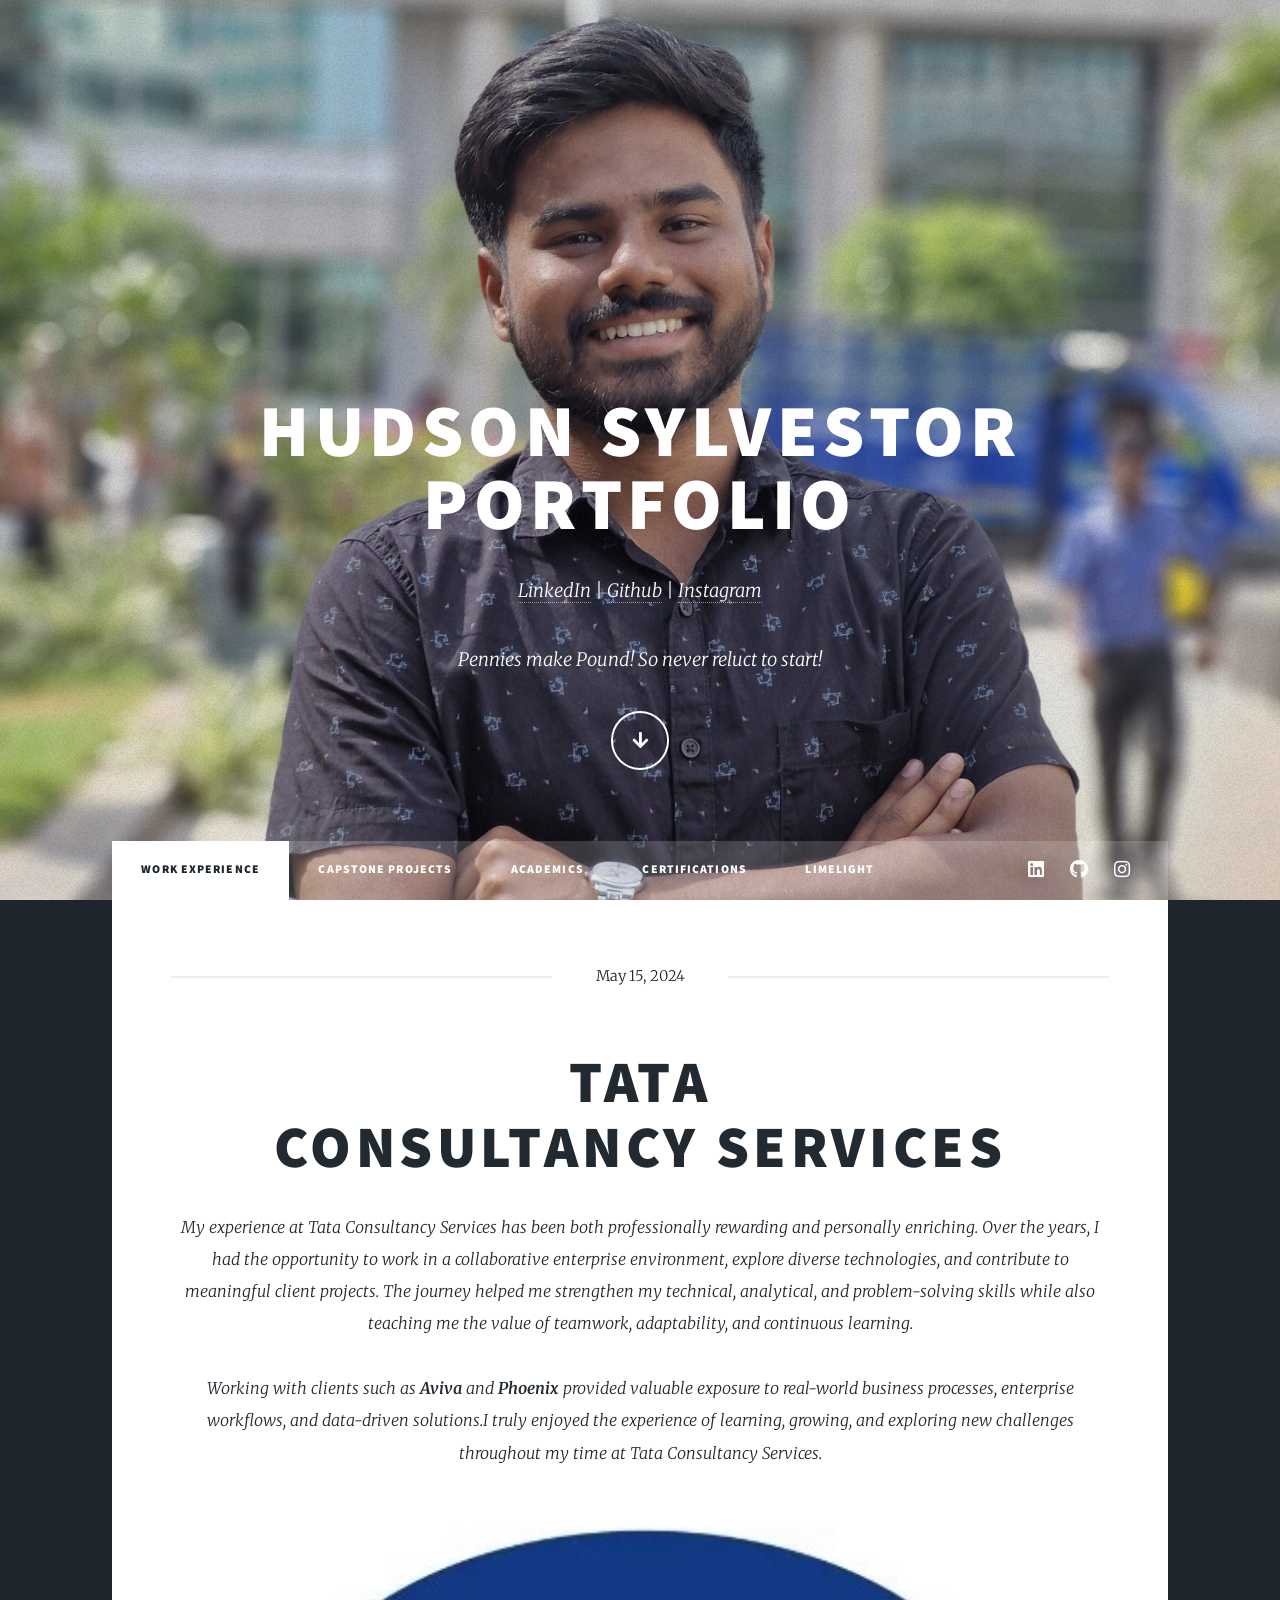
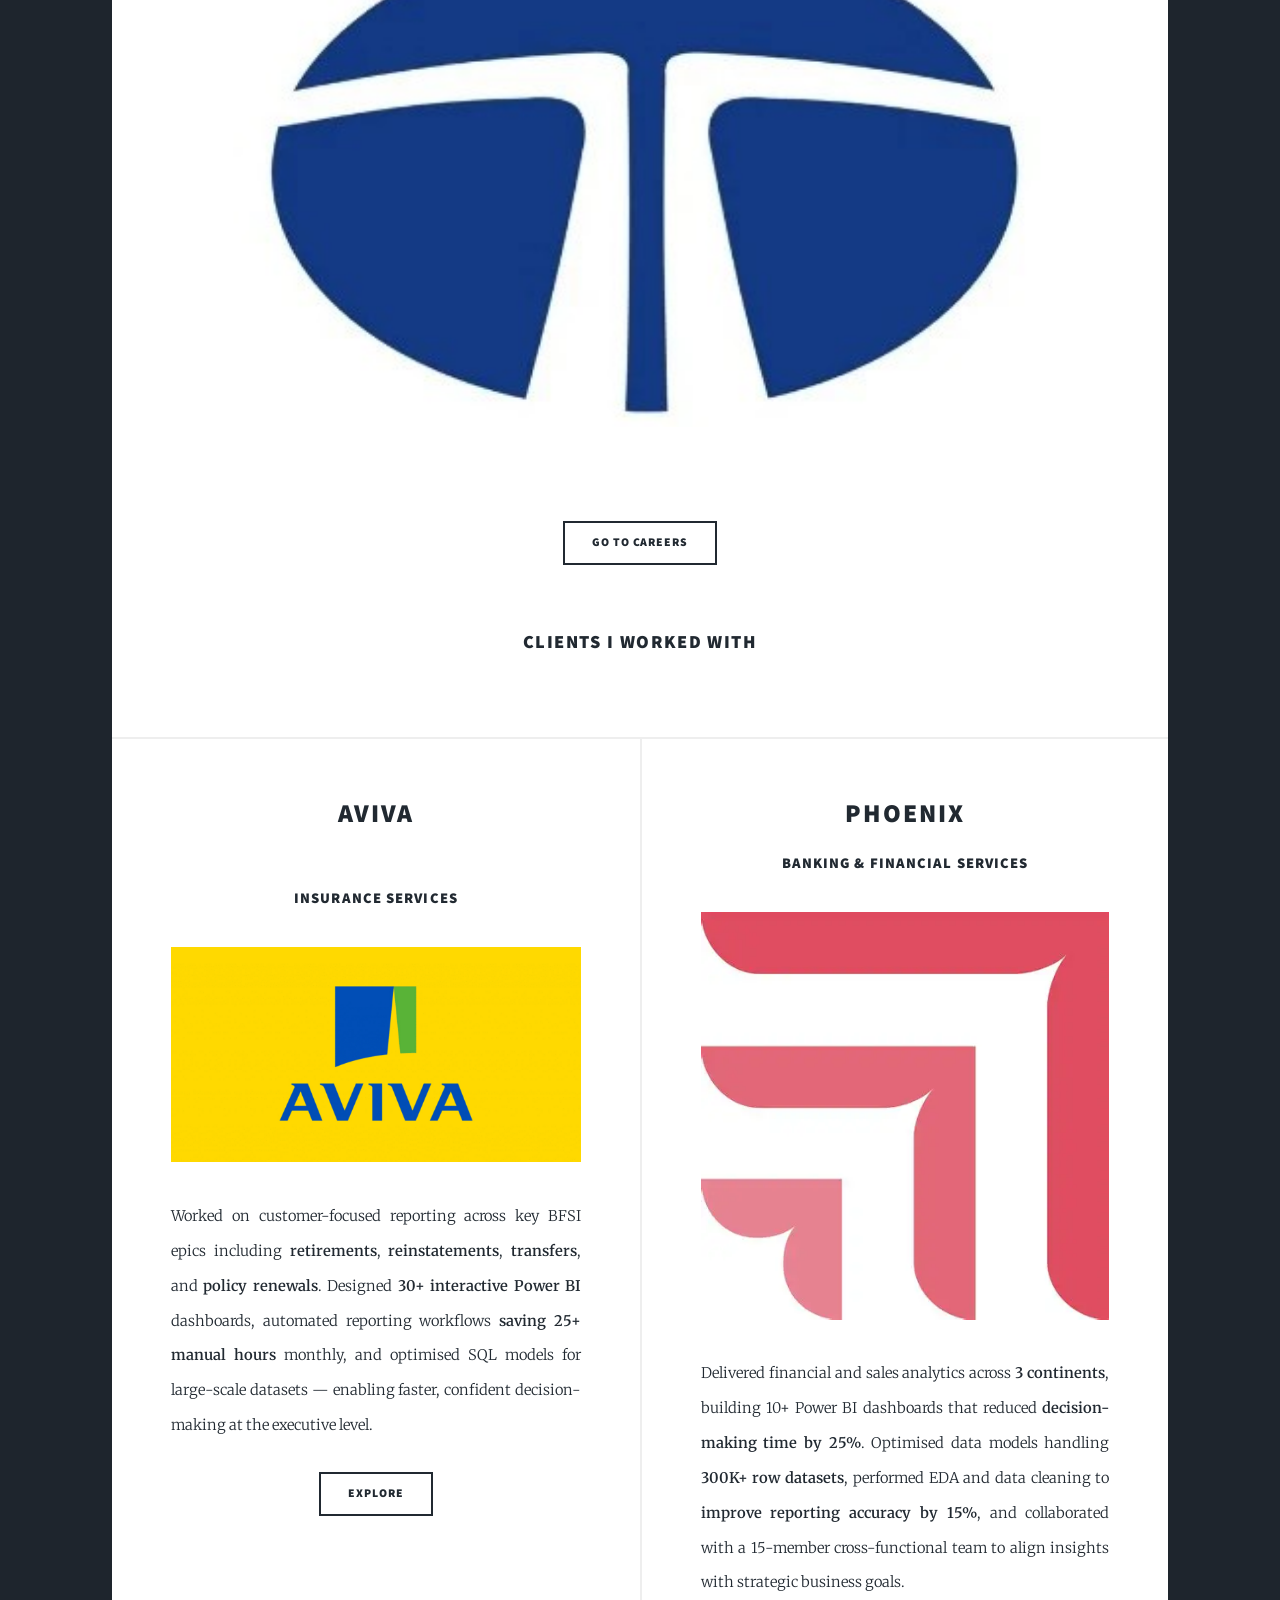
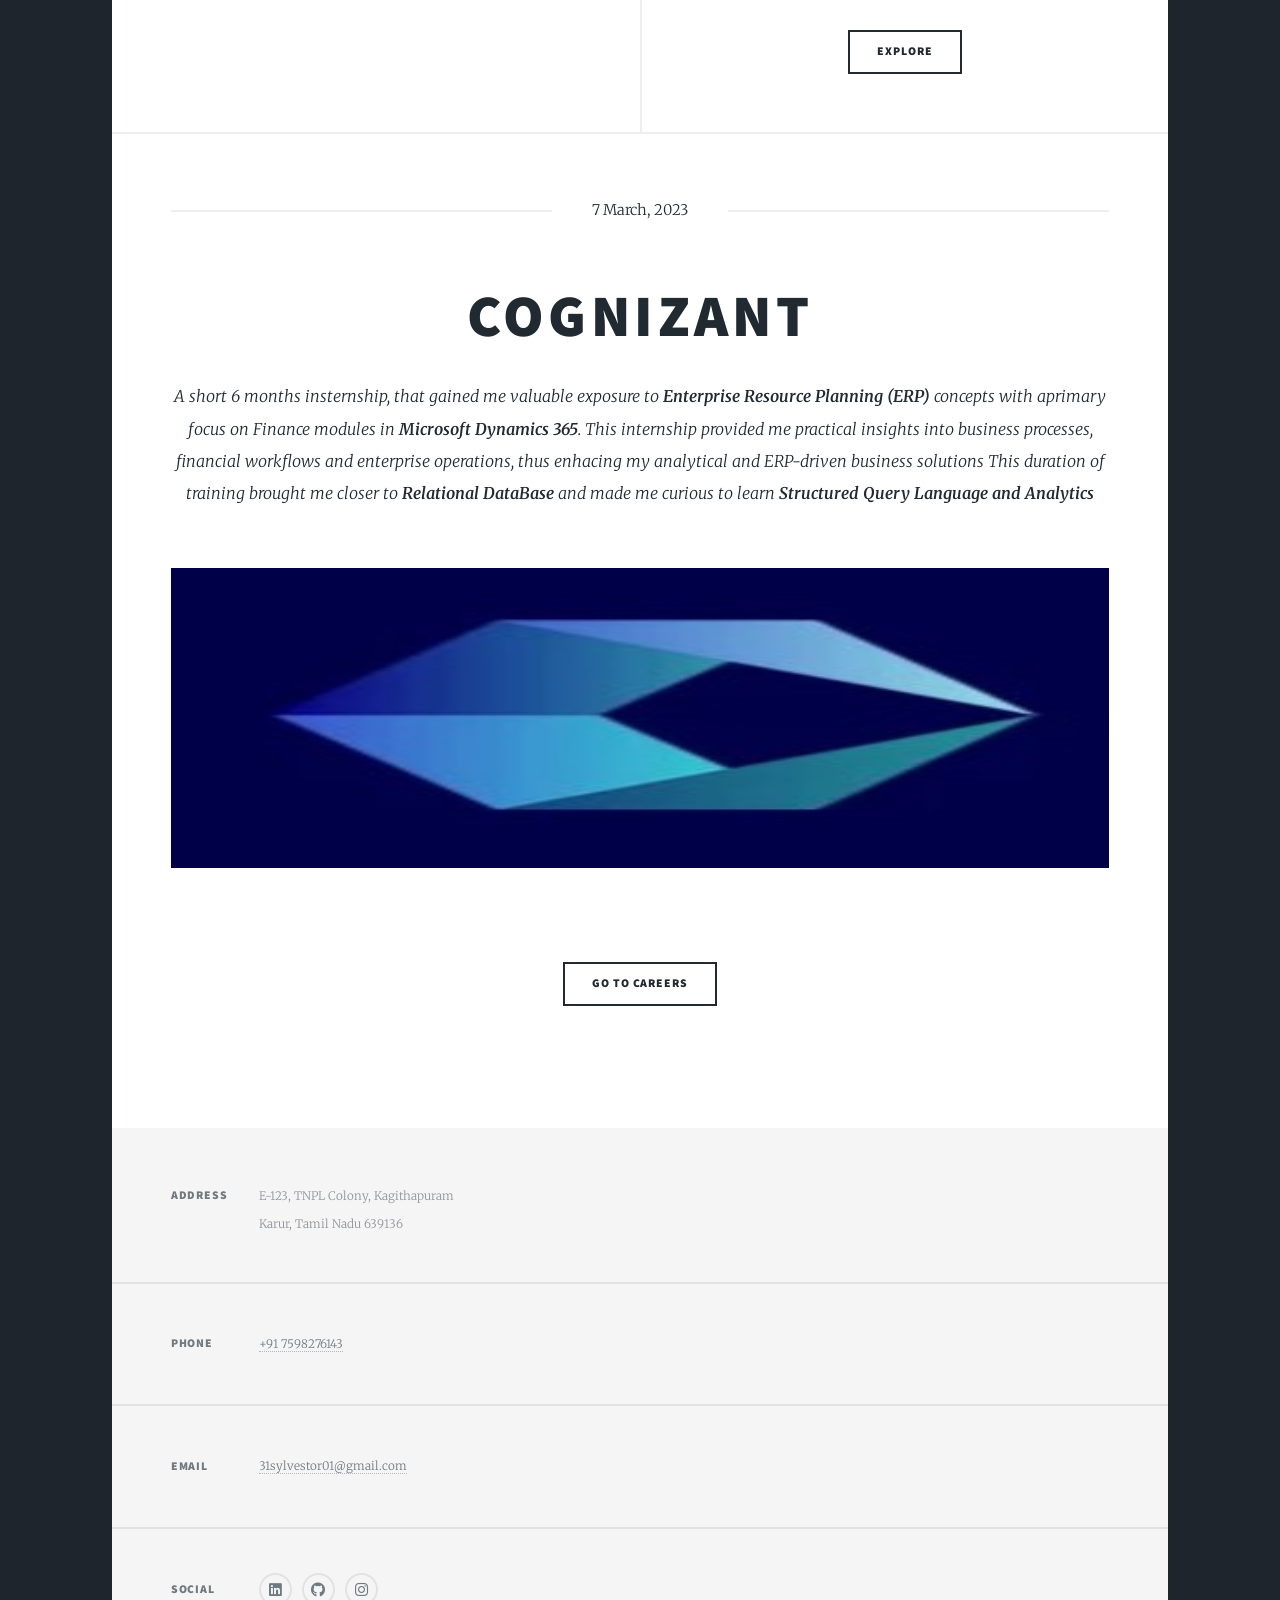
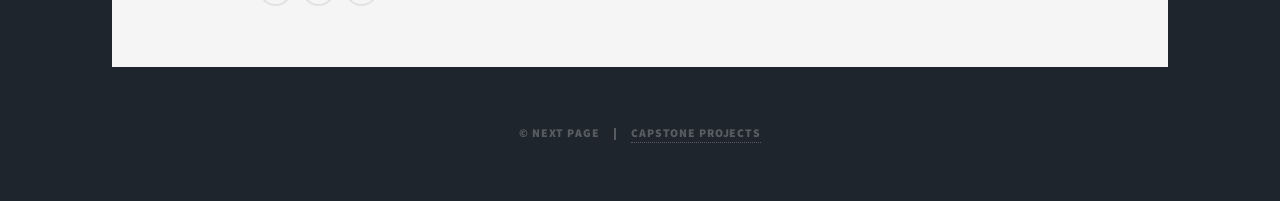
<file: index.html>
<!DOCTYPE HTML>
<!--
	https://hudsonsylvestor47.github.io/portfolio.github.io/
	Massively by HTML5 UP
	html5up.net | @ajlkn
	Free for personal and commercial use under the CCA 3.0 license (html5up.net/license)
-->
<html>
	<head>
		<title>Hudson Sylvestor Portfolio</title>
		<meta charset="utf-8" />
		<meta name="viewport" content="width=device-width, initial-scale=1, user-scalable=no" />
		<link rel="stylesheet" href="assets/css/main.css" />
		<noscript><link rel="stylesheet" href="assets/css/noscript.css" /></noscript>
	</head>
	<body class="is-preload">

		<!-- Wrapper -->
			<div id="wrapper" class="fade-in">

				<!-- Intro -->
					<div id="intro">
						<h1>Hudson Sylvestor<br />Portfolio</h1>
						<p><a href="https://www.linkedin.com/in/hudsonsylvestor/">LinkedIn</a> | <a href="https://github.com/HUDSONSYLVESTOR47">Github</a> | <a href="https://www.instagram.com/hudson_sylvestor/">Instagram</a><br /> </p>
						<p>Pennies make Pound! So never reluct to start!<br /></p>
						<ul class="actions">
							<li><a href="#header" class="button icon solid solo fa-arrow-down scrolly">Continue</a></li>
						</ul>
					</div>

				<!-- Header -->
					<header id="header">
						<a href="index.html" class="logo">Welcome</a>
					</header>

				<!-- Nav -->
					<nav id="nav">
						<ul class="links">
							<li class="active"><a href="index.html">Work Experience</a></li>
							<li><a href="generic.html">Capstone Projects</a></li>
							<li><a href="academics.html">Academics</a></li>
							<li><a href="certifications.html">Certifications</a></li>
							<li><a href="limelight.html">Limelight</a></li>
						</ul>
						<ul class="icons">
							<li><a href="https://www.linkedin.com/in/hudsonsylvestor/" class="icon brands fa-linkedin"><span class="label">LinkedIn</span></a></li>
							<li><a href="https://github.com/HUDSONSYLVESTOR47" class="icon brands fa-github"><span class="label">GitHub</span></a></li>
							<li><a href="https://www.instagram.com/hudson_sylvestor/" class="icon brands fa-instagram"><span class="label">Instagram</span></a></li>
						</ul>
					</nav>

				<!-- Main -->
					<div id="main">
						<!-- Posts -->
						 	<article class="post featured">
								<header class="major">
									<span class="date">May 15, 2024</span>
									<h1><a href="https://www.tcs.com/">TATA<br />
									Consultancy Services</a></h1>
									<p>My experience at Tata Consultancy Services has been both professionally rewarding and personally enriching. Over the years, I had the opportunity to work in a collaborative enterprise environment, explore diverse technologies, and contribute to meaningful client projects.
										The journey helped me strengthen my technical, analytical, and problem-solving skills while also teaching me the value of teamwork, adaptability, and continuous learning.<br/><br/>
										Working with clients such as <strong>Aviva</strong> and <strong>Phoenix</strong> provided valuable exposure to real-world business processes, enterprise workflows, and data-driven solutions.I truly enjoyed the experience of learning, growing, and exploring new challenges throughout my time at Tata Consultancy Services.</p>
								</header>
								<div class="image main"><a href="https://www.tcs.com/"><img src="images/tcs logo.jpg" alt=""/></a></div>
								<br/>
								<ul class="actions special">
									<li><a href="https://www.tcs.com/" class="button">Go to Careers</a></li>
								</ul>
								<br/>
								<h3>Clients I worked with</h3>
								
							</article>

							<section class="posts">								
								<article>
									<header>
										<h2><a href="https://www.aviva.com/">AVIVA<br />
										</a></h2><br/>
										<h4>Insurance Services</h4>
									</header>
									<a href="https://www.aviva.com/" class="image fit"><img src="images/Aviva.jpg" alt="" /></a>
									<p>Worked on customer-focused reporting across key BFSI epics including <strong>retirements</strong>, <strong>reinstatements</strong>, <strong>transfers</strong>, and <strong>policy renewals</strong>. Designed <strong>30+ interactive Power BI</strong> dashboards, automated reporting workflows <strong>saving 25+ manual hours</strong> monthly, and optimised SQL models for large-scale datasets — enabling faster, confident decision-making at the executive level.
									</p>
									<ul class="actions special">
										<li><a href="https://www.aviva.com/" class="button">Explore</a></li>
									</ul>
								</article>
								<article>
									<header>
										<h2><a href="https://www.phoenixlife.co.uk">Phoenix<br />
										</a></h2>
										<h4>Banking & Financial Services</h4>
									</header>
									<a href="https://www.phoenixlife.co.uk" class="image fit"><img src="images/pheonix.webp" alt="" /></a>
									<p>Delivered financial and sales analytics across <strong>3 continents</strong>, building 10+ Power BI dashboards that reduced <strong>decision-making time by 25%</strong>. Optimised data models handling <strong>300K+ row datasets</strong>, performed EDA and data cleaning to <strong>improve reporting accuracy by 15%</strong>, and collaborated with a 15-member cross-functional team to align insights with strategic business goals.
									</p>
									<ul class="actions special">
										<li><a href="https://www.phoenixlife.co.uk" class="button">Explore</a></li>
									</ul>
								</article>
							</section>

							<article class="post featured">
								<header class="major">
									<span class="date">7 March, 2023</span>
									<h1><a href="https://www.cognizant.com/in/en">Cognizant</a></h1>
									<p> A short 6 months insternship, that gained me valuable exposure to <strong>Enterprise Resource Planning (ERP)</strong> concepts with aprimary focus on Finance modules in <strong>Microsoft Dynamics 365</strong>. 
										This internship provided me practical insights into business processes, financial workflows and enterprise operations, thus enhacing my analytical and ERP-driven business solutions
										This duration of training brought me closer to <strong>Relational DataBase</strong> and made me curious to learn <strong>Structured Query Language and Analytics</strong>
									</p>
								</header>
								<div class="image main"><a href="https://www.cognizant.com/in/en"><img src="images/cts.jpg" alt="" style="height:300px;"></a></div>
								<br/>
								<ul class="actions special">
									<li><a href="https://www.cognizant.com/in/en" class="button">Go to Careers</a></li>
								</ul>
								<br/>
							</article>
						
						<!-- Footer -->
						<!--
							<footer>
								<div class="pagination">
									<a href="#" class="previous">Prev</a>
									<a href="#" class="page active">1</a>
									<a href="#" class="page">2</a>
									<a href="#" class="page">3</a>
									<span class="extra">&hellip;</span>
									<a href="#" class="page">8</a>
									<a href="#" class="page">9</a>
									<a href="#" class="page">10</a>
									<a href="#" class="next">Next</a>
								</div>
							</footer>
						-->

					</div>

				<!-- Footer -->
					<footer id="footer">
						<!--
						<section>
							<form method="post" action="#">
								<div class="fields">
									<div class="field">
										<label for="name">Name</label>
										<input type="text" name="name" id="name" />
									</div>
									<div class="field">
										<label for="email">Email</label>
										<input type="text" name="email" id="email" />
									</div>
									<div class="field">
										<label for="message">Message</label>
										<textarea name="message" id="message" rows="3"></textarea>
									</div>
								</div>
								<ul class="actions">
									<li><input type="submit" value="Send Message" /></li>
								</ul>
							</form>
						</section>
					-->
						<section class="split contact">
							<section class="alt">
								<h3>Address</h3>
								<p>E-123, TNPL Colony, Kagithapuram<br />
								Karur, Tamil Nadu 639136</p>
							</section>
							<section>
								<h3>Phone</h3>
								<p><a href="#">+91 7598276143</a></p>
							</section>
							<section>
								<h3>Email</h3>
								<p><a href="#">31sylvestor01@gmail.com</a></p>
							</section>
							<section>
								<h3>Social</h3>
								<ul class="icons alt">
									<li><a href="https://www.linkedin.com/in/hudsonsylvestor/" class="icon brands fa-linkedin"><span class="label">LinkedIn</span></a></li>
									<li><a href="https://github.com/HUDSONSYLVESTOR47" class="icon brands fa-github"><span class="label">GitHub</span></a></li>
									<li><a href="https://www.instagram.com/hudson_sylvestor/" class="icon brands fa-instagram"><span class="label">Instagram</span></a></li>
								</ul>
							</section>
						</section>
					</footer>

				<!-- Copyright -->
					<div id="copyright">
						<ul><li>&copy; Next Page </li><li><a href="generic.html">Capstone Projects</a></li></ul>
					</div>

			</div>

		<!-- Scripts -->
			<script src="assets/js/jquery.min.js"></script>
			<script src="assets/js/jquery.scrollex.min.js"></script>
			<script src="assets/js/jquery.scrolly.min.js"></script>
			<script src="assets/js/browser.min.js"></script>
			<script src="assets/js/breakpoints.min.js"></script>
			<script src="assets/js/util.js"></script>
			<script src="assets/js/main.js"></script>

	</body>
</html>
</file>
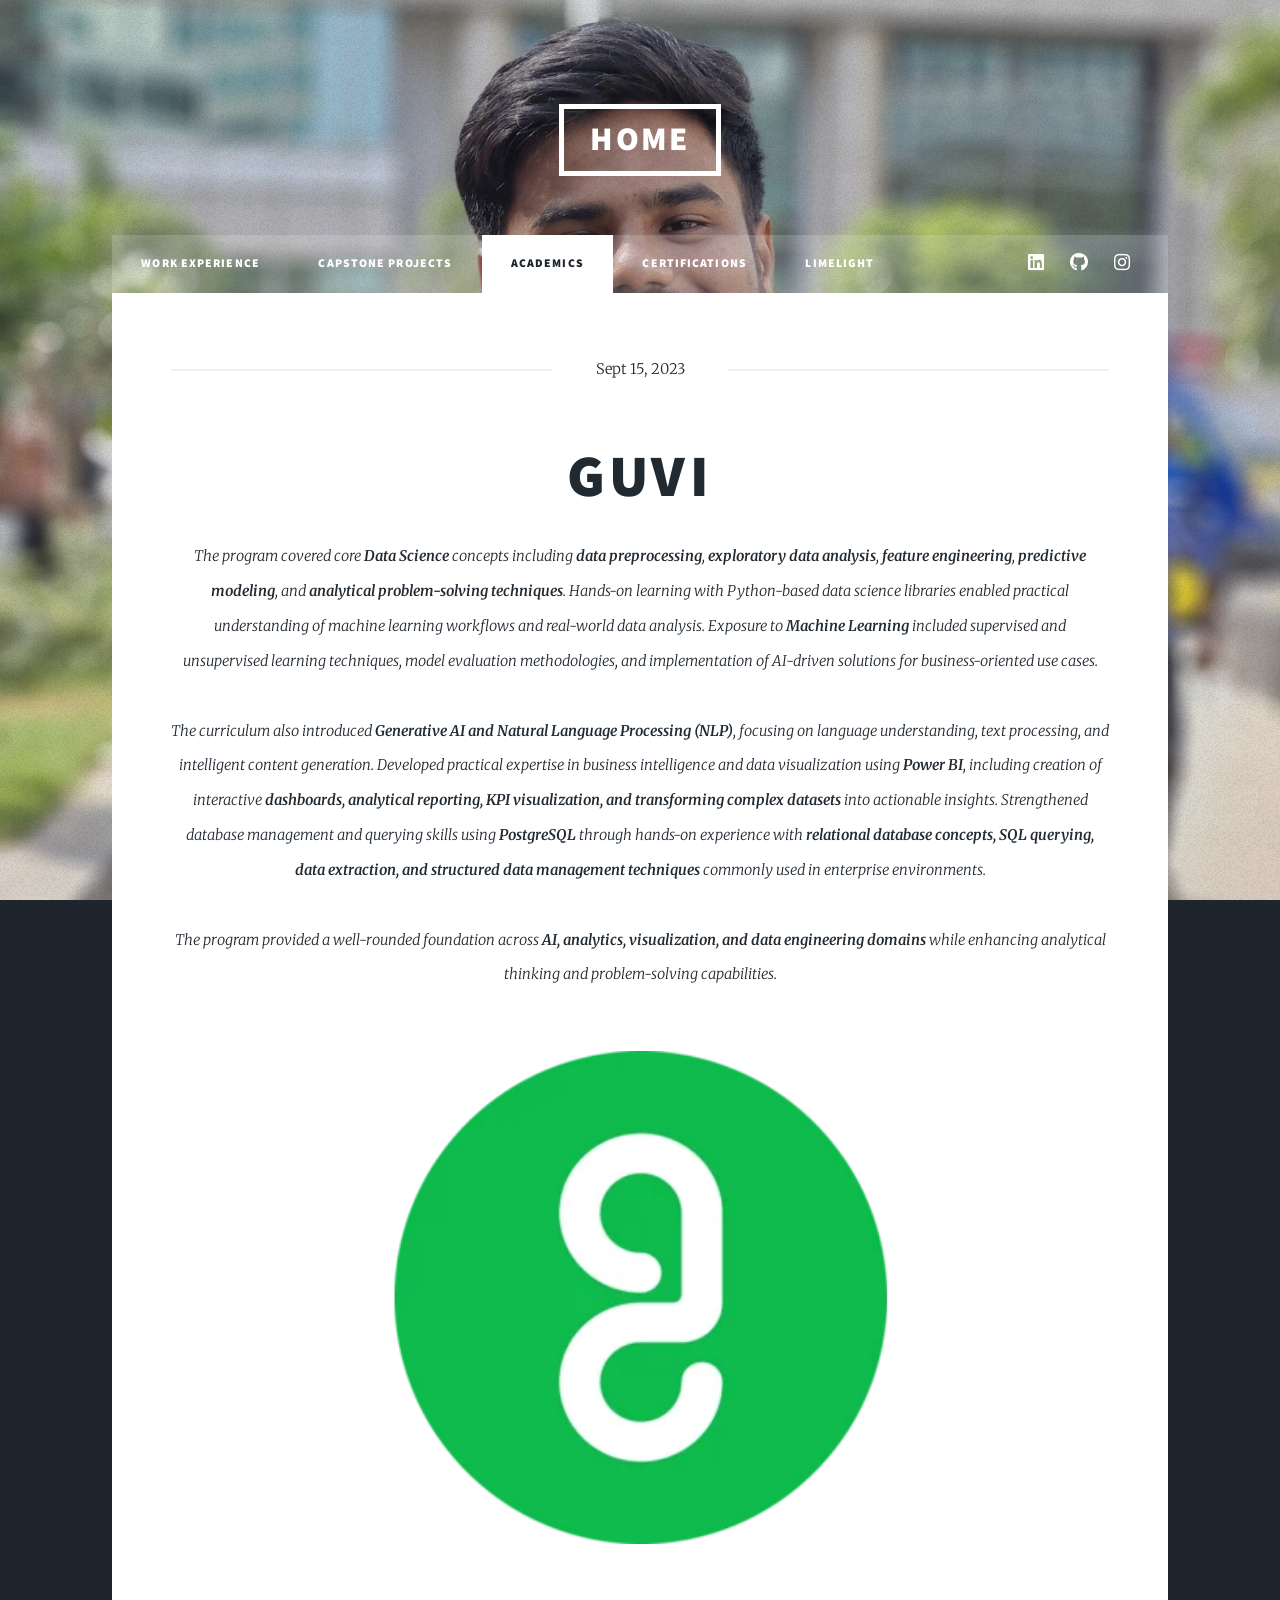
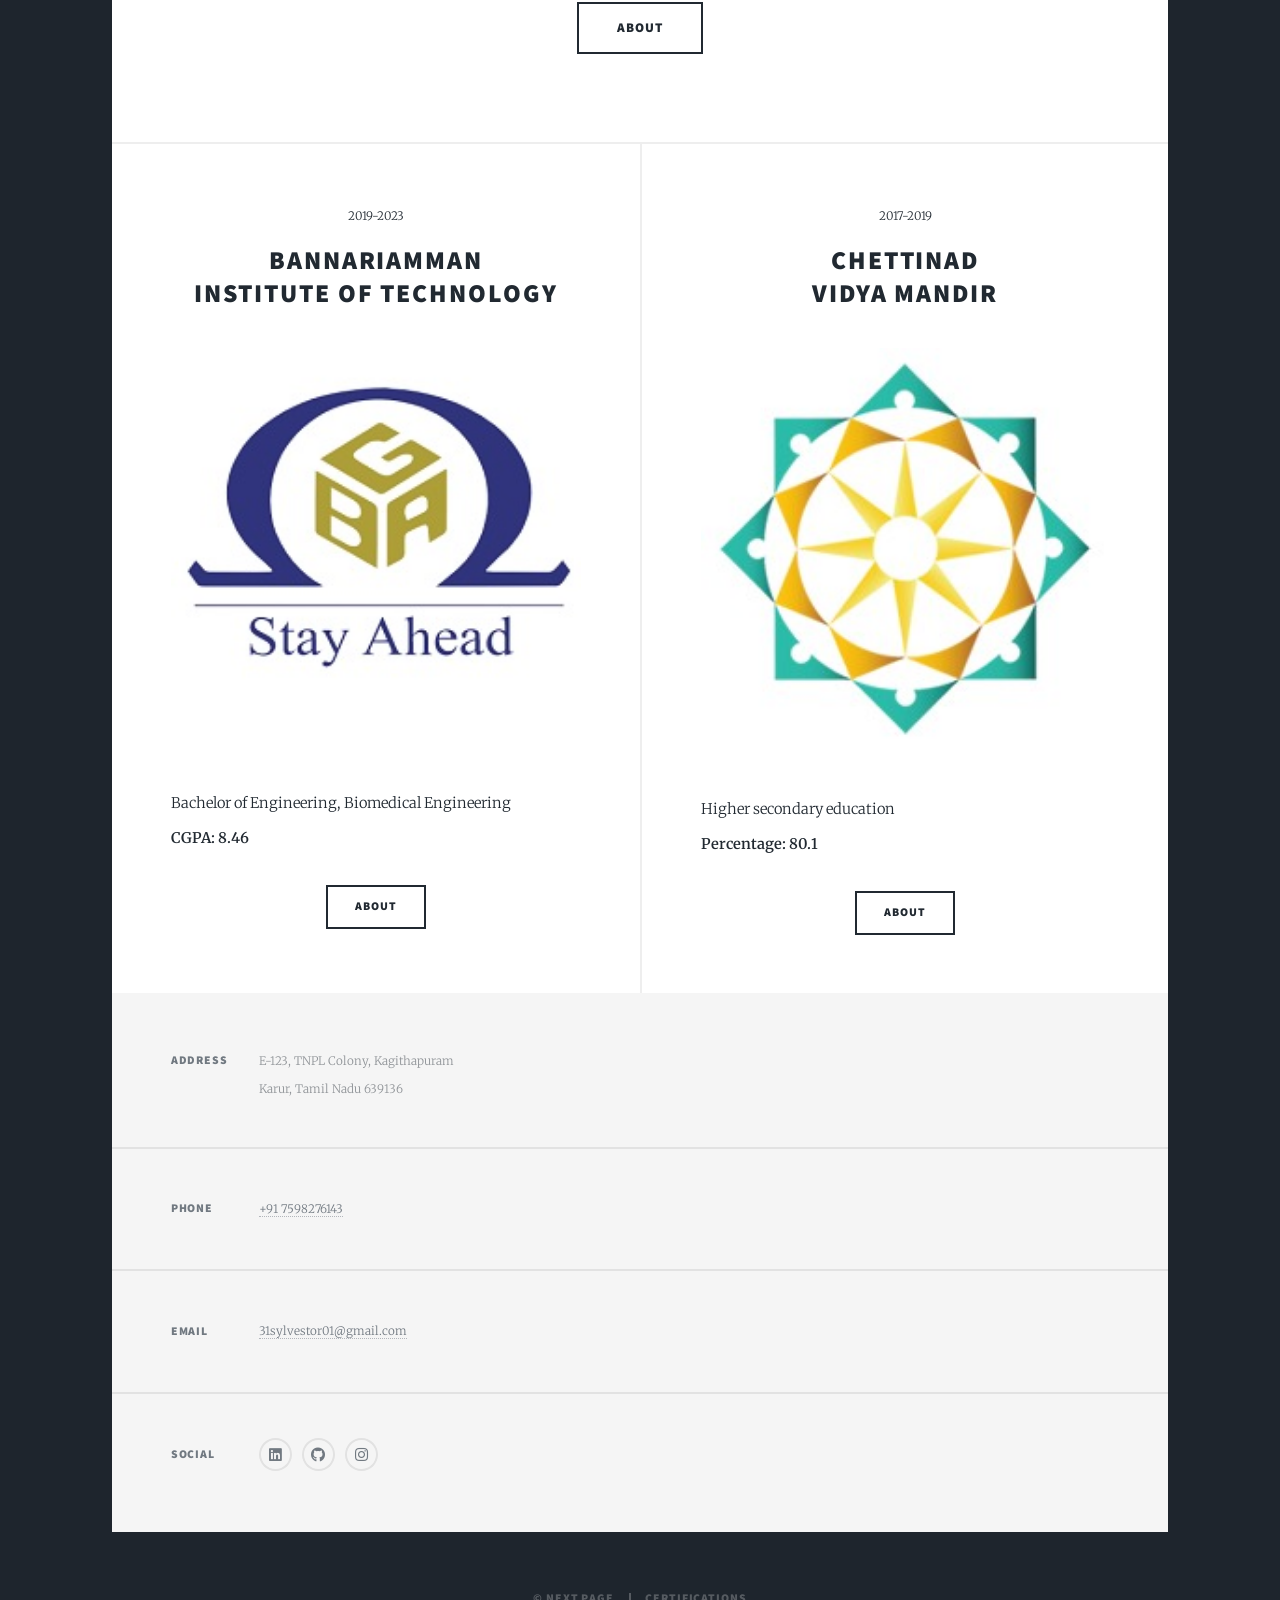
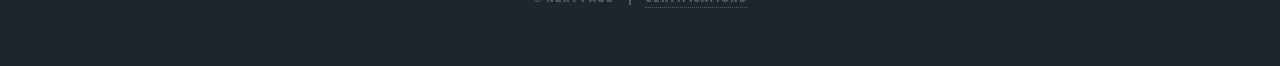
<file: academics.html>
<!DOCTYPE HTML>
<!--
	Massively by HTML5 UP
	html5up.net | @ajlkn
	Free for personal and commercial use under the CCA 3.0 license (html5up.net/license)
-->
<html>
	<head>
		<title>Hudson Sylvestor Portfolio</title>
		<meta charset="utf-8" />
		<meta name="viewport" content="width=device-width, initial-scale=1, user-scalable=no" />
		<link rel="stylesheet" href="assets/css/main.css" />
		<noscript><link rel="stylesheet" href="assets/css/noscript.css" /></noscript>
	</head>
	<body class="is-preload">

		<!-- Wrapper -->
			<div id="wrapper">

				<!-- Header -->
					<header id="header">
						<a href="index.html" class="logo">Home</a>
					</header>

				<!-- Nav -->
					<nav id="nav">
						<ul class="links">
							<li><a href="index.html">Work Experience</a></li>
							<li><a href="generic.html">Capstone Projects</a></li>
							<li class="active"><a href="academics.html">Academics</a></li>
							<li><a href="certifications.html">Certifications</a></li>
							<li><a href="limelight.html">Limelight</a></li>
						</ul>
						<ul class="icons">
							<li><a href="https://www.linkedin.com/in/hudsonsylvestor/" class="icon brands fa-linkedin"><span class="label">LinkedIn</span></a></li>
							<li><a href="https://github.com/HUDSONSYLVESTOR47" class="icon brands fa-github"><span class="label">GitHub</span></a></li>
							<li><a href="https://www.instagram.com/hudson_sylvestor/" class="icon brands fa-instagram"><span class="label">Instagram</span></a></li>
						</ul>
					</nav>

				<!-- Main -->
					<div id="main">

						<!-- Featured Post -->
						<article class="post featured">
							<header class="major">
								<span class="date">Sept 15, 2023</span>
								<h2><a href="https://www.guvi.in/">GUVI<br />
								</a></h2>
								<p>The program covered core <strong>Data Science</strong> concepts including <strong>data preprocessing</strong>, <strong>exploratory data analysis</strong>, <strong>feature engineering</strong>, <strong>predictive modeling</strong>, and <strong>analytical problem-solving techniques</strong>.
									Hands-on learning with Python-based data science libraries enabled practical understanding of machine learning workflows and real-world data analysis.
									Exposure to <strong>Machine Learning</strong> included supervised and unsupervised learning techniques, model evaluation methodologies, and implementation of AI-driven solutions for business-oriented use cases. 
									</br></br>The curriculum also introduced <strong>Generative AI and Natural Language Processing (NLP)</strong>, focusing on language understanding, text processing, and intelligent content generation.
									Developed practical expertise in business intelligence and data visualization using <strong>Power BI</strong>, including creation of interactive <strong>dashboards, analytical reporting, KPI visualization, and transforming complex datasets</strong> into actionable insights.
									Strengthened database management and querying skills using <strong>PostgreSQL</strong> through hands-on experience with <strong>relational database concepts, SQL querying, data extraction, and structured data management techniques</strong> commonly used in enterprise environments.
									</br></br>The program provided a well-rounded foundation across <strong>AI, analytics, visualization, and data engineering domains</strong> while enhancing analytical thinking and problem-solving capabilities.</p>
							</header>
							<a href="https://www.guvi.in/" class="image main"><img src="images/guvi.webp" alt=""/></a>
							<ul class="actions special">
								<li><a href="https://www.guvi.in/" class="button large">About</a></li>
							</ul>
						</article>


						<!-- Post -->

						<section class="posts">
							<article>
								<header>
									<span class="date">2019-2023</span>
									<h2><a href="https://www.bitsathy.ac.in/">Bannariamman<br />
										Institute of Technology
									</a></h2>
								</header>
								<a href="https://www.bitsathy.ac.in/" class="image fit"><img src="images/BIT.jpeg" alt="" /></a>
								<p>Bachelor of Engineering, Biomedical Engineering<br/>
									<strong>CGPA: 8.46</strong><br/></p>
								<ul class="actions special">
									<li><a href="https://www.bitsathy.ac.in/" class="button">About</a></li>
								</ul>
							</article>
							<article>
								<header>
									<span class="date">2017-2019</span>
									<h2><a href="https://www.chettinadvidyamandir.org/">Chettinad <br/>Vidya Mandir
									</a></h2>
								</header>
								<a href="https://www.chettinadvidyamandir.org/" class="image fit"><img src="images/CVM.jpg" alt="" /></a>
								<p>Higher secondary education</br>
									<strong>Percentage: 80.1</strong><br/></p>
								<ul class="actions special">
									<li><a href="https://www.chettinadvidyamandir.org/" class="button">About</a></li>
								</ul>
							</article>
						</section>

					</div>

				<!-- Footer -->

				<footer id="footer">
					<section class="split contact">
						<section class="alt">
							<h3>Address</h3>
							<p>E-123, TNPL Colony, Kagithapuram<br />
							Karur, Tamil Nadu 639136</p>
						</section>
						<section>
							<h3>Phone</h3>
							<p><a href="#">+91 7598276143</a></p>
						</section>
						<section>
							<h3>Email</h3>
							<p><a href="#">31sylvestor01@gmail.com</a></p>
						</section>
						<section>
							<h3>Social</h3>
							<ul class="icons alt">
								<li><a href="https://www.linkedin.com/in/hudsonsylvestor/" class="icon brands fa-linkedin"><span class="label">LinkedIn</span></a></li>
								<li><a href="https://github.com/HUDSONSYLVESTOR47" class="icon brands fa-github"><span class="label">GitHub</span></a></li>
								<li><a href="https://www.instagram.com/hudson_sylvestor/" class="icon brands fa-instagram"><span class="label">Instagram</span></a></li>
							</ul>
						</section>
					</section>
				</footer>

				<!-- Copyright -->
				<div id="copyright">
					<ul><li>&copy; Next page </li><li><a href="certifications.html">Certifications</a></li></ul>
				</div>

			</div>

		<!-- Scripts -->
			<script src="assets/js/jquery.min.js"></script>
			<script src="assets/js/jquery.scrollex.min.js"></script>
			<script src="assets/js/jquery.scrolly.min.js"></script>
			<script src="assets/js/browser.min.js"></script>
			<script src="assets/js/breakpoints.min.js"></script>
			<script src="assets/js/util.js"></script>
			<script src="assets/js/main.js"></script>

	</body>
</html>
</file>
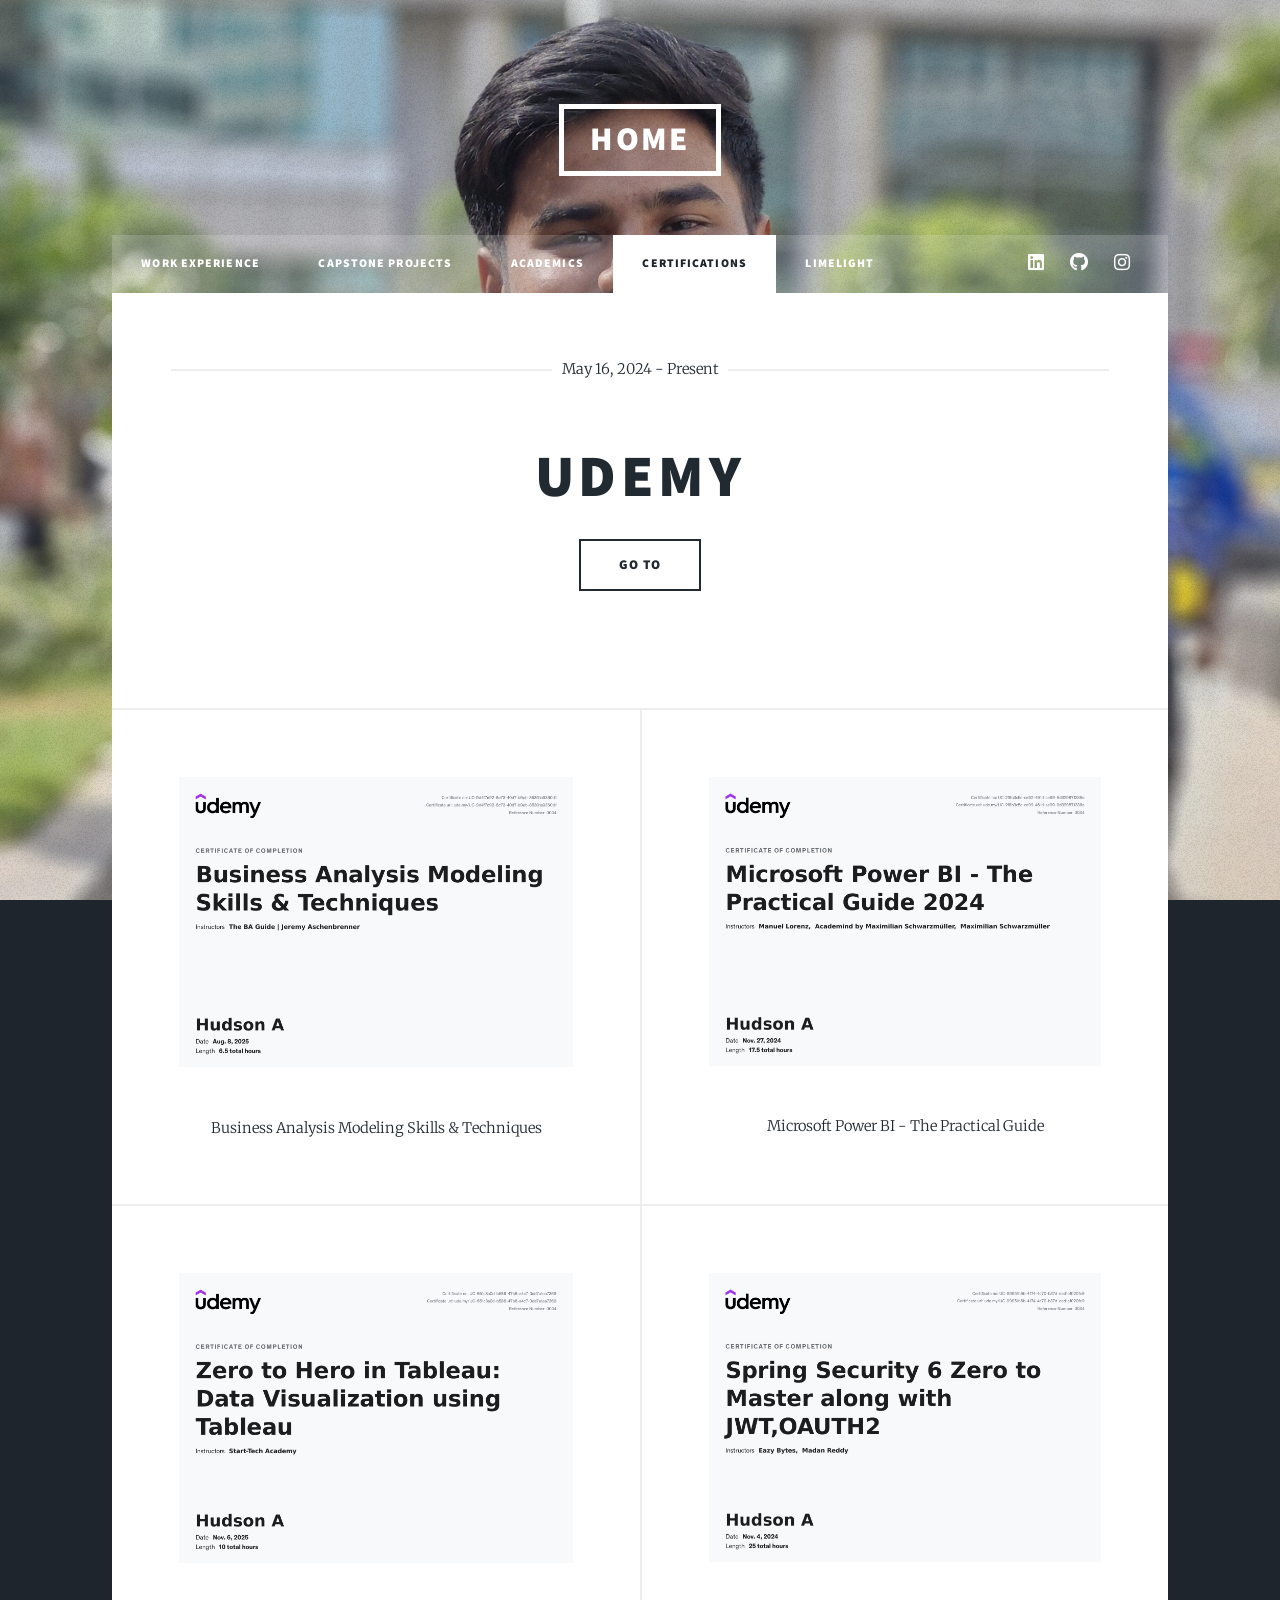
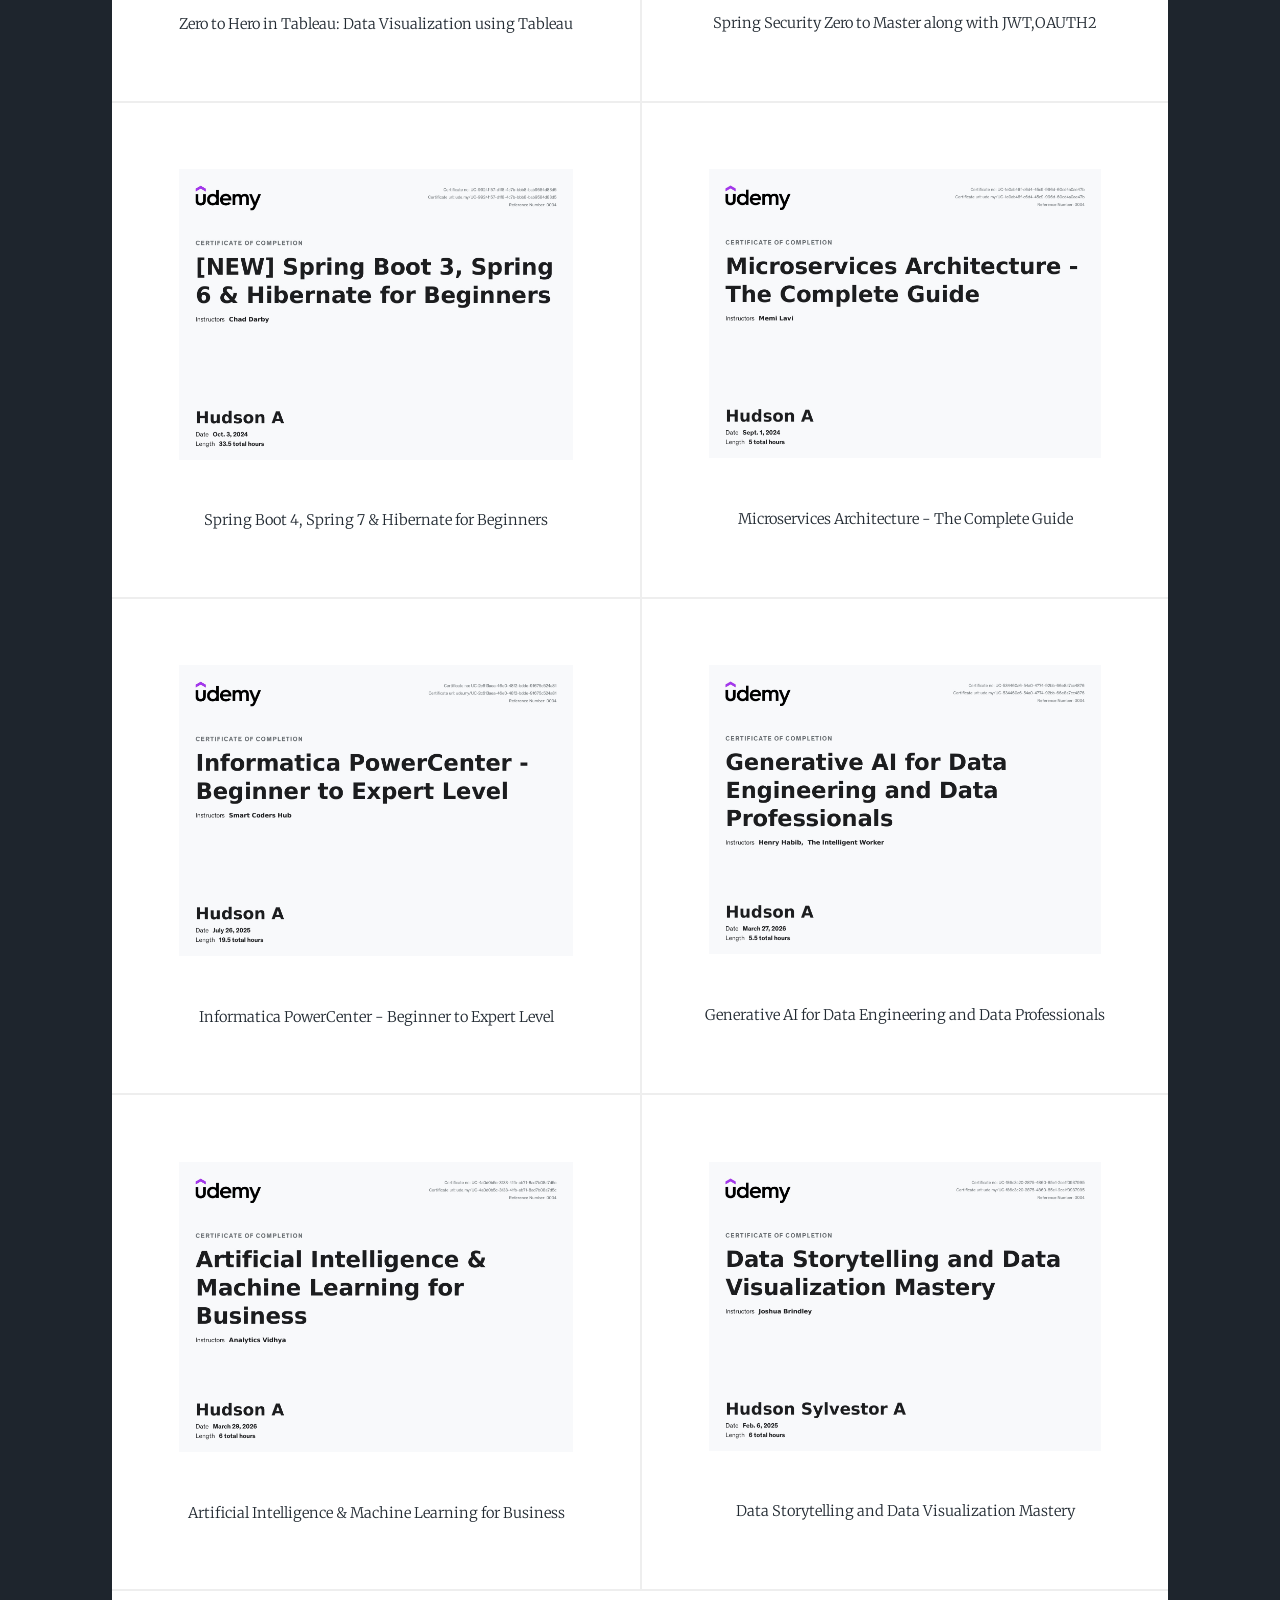
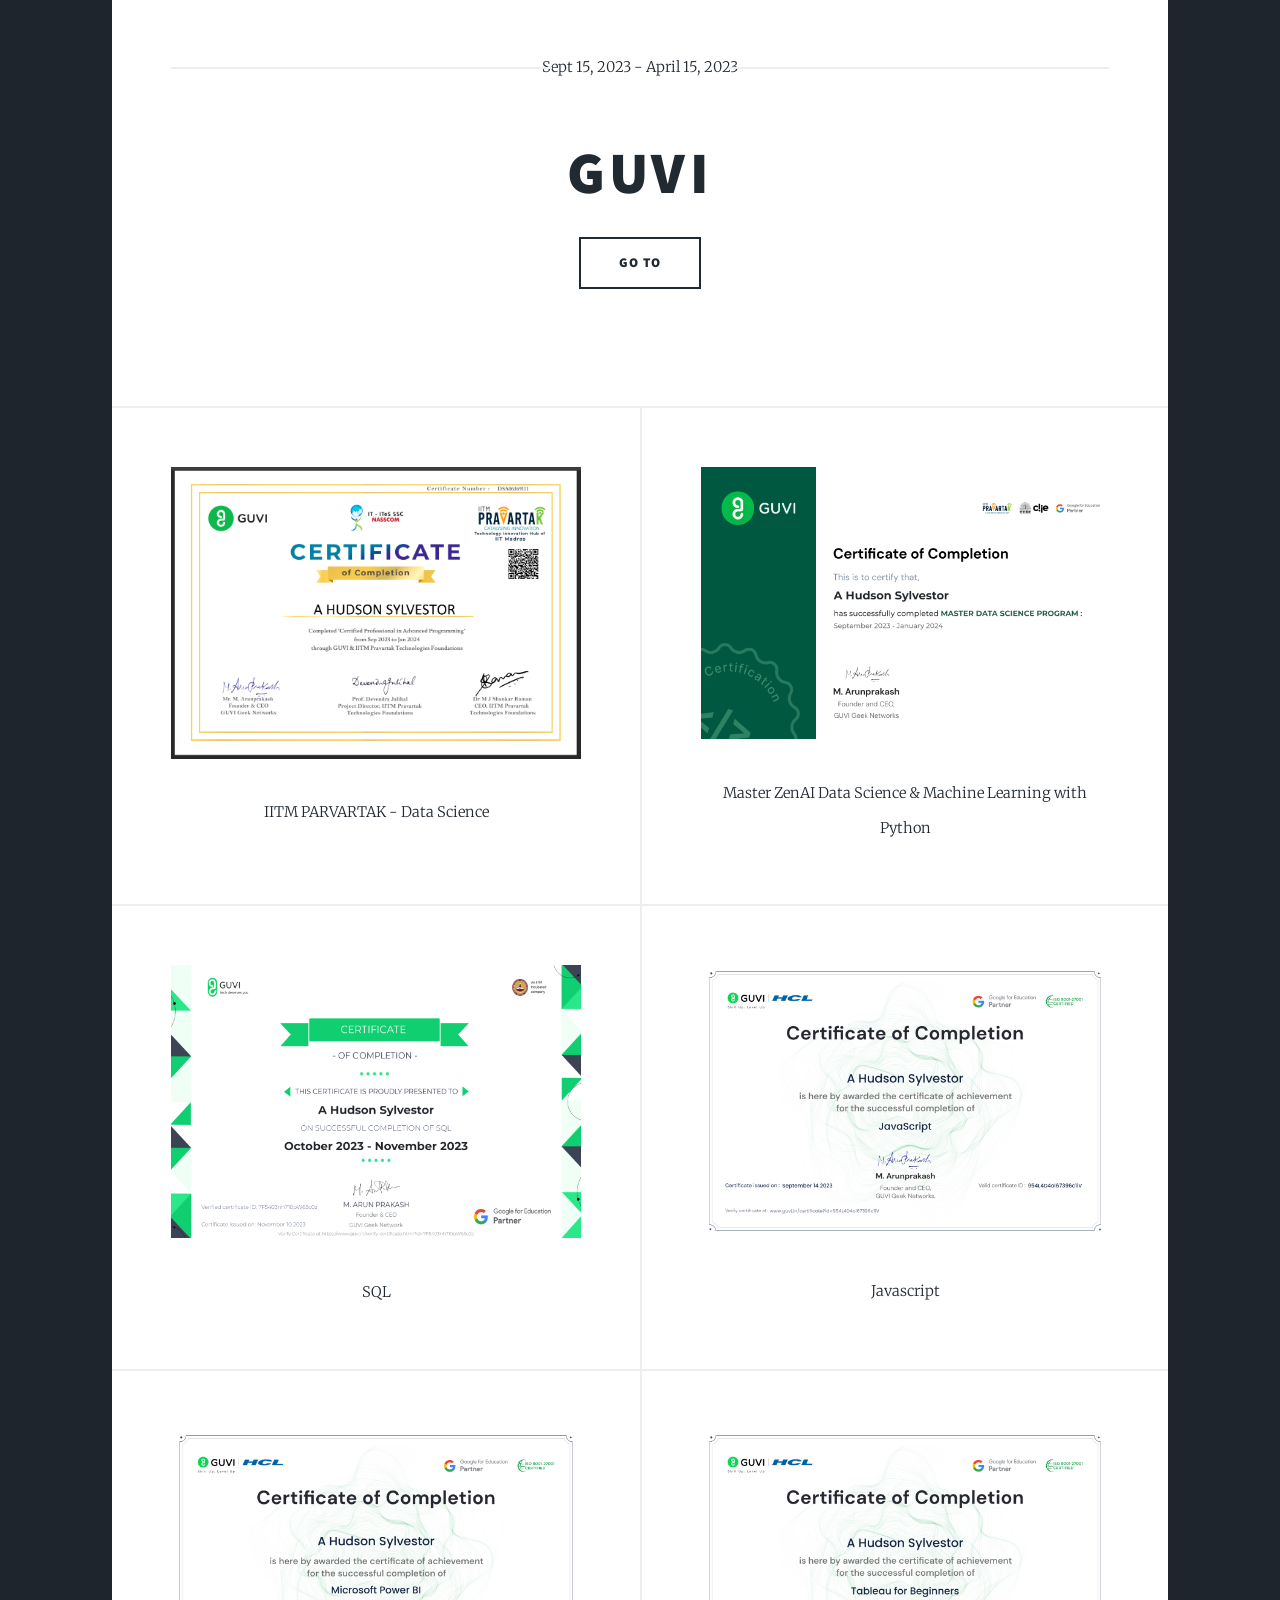
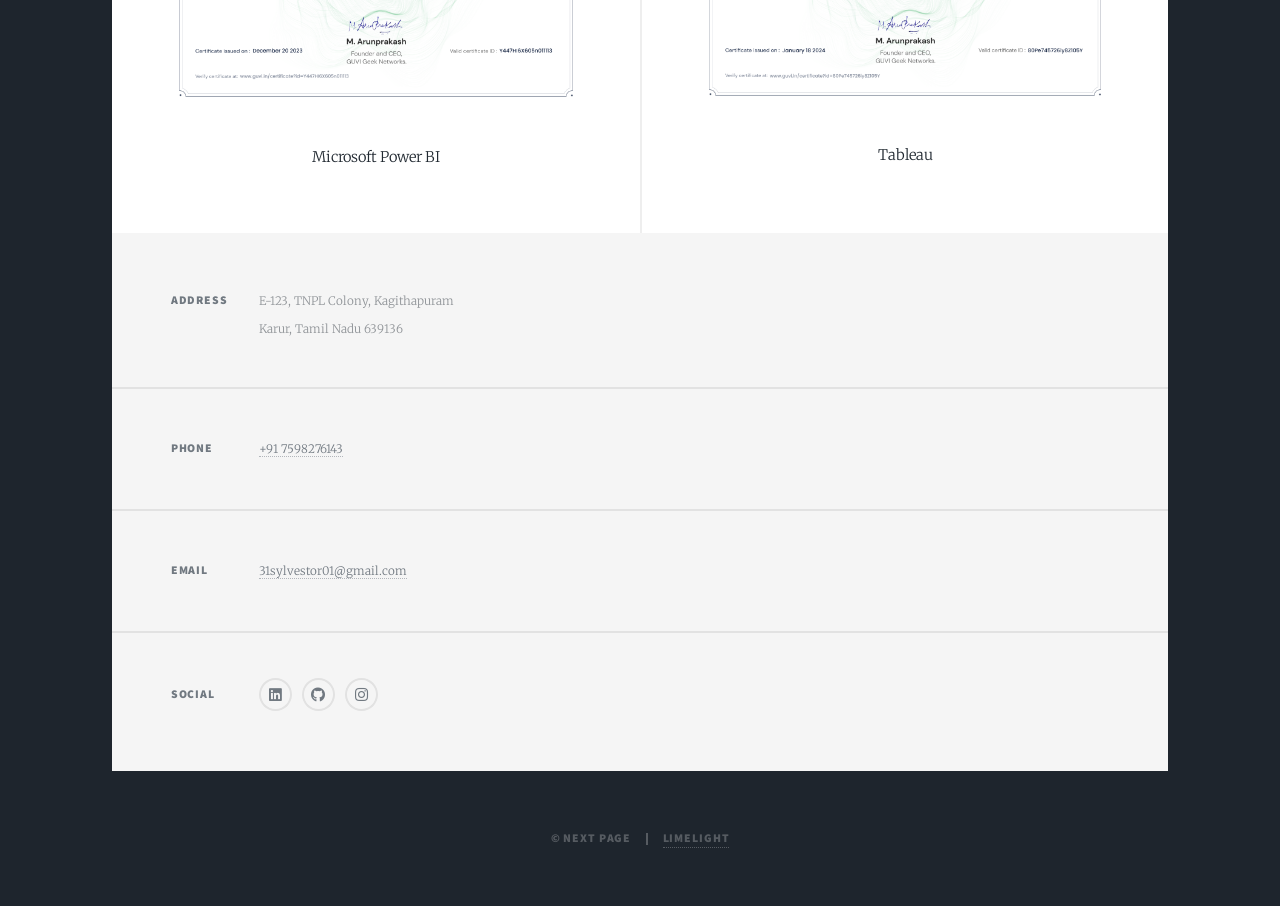
<file: certifications.html>
<!DOCTYPE HTML>
<!--
	Massively by HTML5 UP
	html5up.net | @ajlkn
	Free for personal and commercial use under the CCA 3.0 license (html5up.net/license)
-->
<html>
	<head>
		<title>Hudson Sylvestor Portfolio</title>
		<meta charset="utf-8" />
		<meta name="viewport" content="width=device-width, initial-scale=1, user-scalable=no" />
		<link rel="stylesheet" href="assets/css/main.css" />
		<noscript><link rel="stylesheet" href="assets/css/noscript.css" /></noscript>
	</head>
	<body class="is-preload">

		<!-- Wrapper -->
			<div id="wrapper">

				<!-- Header -->
					<header id="header">
						<a href="index.html" class="logo">Home</a>
					</header>

				<!-- Nav -->
					<nav id="nav">
						<ul class="links">
							<li><a href="index.html">Work Experience</a></li>
							<li><a href="generic.html">Capstone Projects</a></li>
							<li><a href="academics.html">Academics</a></li>
							<li class="active"><a href="academics.html">Certifications</a></li>
							<li><a href="limelight.html">Limelight</a></li>
						</ul>
						<ul class="icons">
							<li><a href="https://www.linkedin.com/in/hudsonsylvestor/" class="icon brands fa-linkedin"><span class="label">LinkedIn</span></a></li>
							<li><a href="https://github.com/HUDSONSYLVESTOR47" class="icon brands fa-github"><span class="label">GitHub</span></a></li>
							<li><a href="https://www.instagram.com/hudson_sylvestor/" class="icon brands fa-instagram"><span class="label">Instagram</span></a></li>
						</ul>
					</nav>

				<!-- Main -->
					<div id="main">

						<!-- Featured Post -->
						<article class="post featured">
							<header class="major">
								<span class="date">May 16, 2024 - Present</span>
								<h2><a href="https://www.udemy.com/">Udemy<br />
								</a></h2>
								<ul class="actions special">
									<li><a href="https://www.udemy.com/" class="button large">Go to</a></li>
								</ul>
							</header>
						</article>


						<!-- Post -->

						<section class="posts">
							
							<article>
								<a href="" class="image fit"><img src="images/Business Analysis Modeling Skills & Techniques.jpg" alt="" /></a>
								<p style="text-align: center;">Business Analysis Modeling Skills & Techniques</p>
							</article>
							<article>
								<a href="" class="image fit"><img src="images/Microsoft Power BI - The Practical Guide.jpg" alt="" /></a>
								<p style="text-align: center;">Microsoft Power BI - The Practical Guide</p>
							</article>
							<article>
								<a href="" class="image fit"><img src="images/Zero to Hero in Tableau Data Visualization using Tableau.jpg" alt="" /></a>
								<p style="text-align: center;">Zero to Hero in Tableau: Data Visualization using Tableau</p>
							</article>
							<article>
								<a href="" class="image fit"><img src="images/Spring Security Zero to Master along with JWT,OAUTH2.jpg" alt="" /></a>
								<p style="text-align: center;">Spring Security Zero to Master along with JWT,OAUTH2</p>
							</article>
							<article>
								<a href="" class="image fit"><img src="images/Spring Boot 4, Spring 7 & Hibernate for Beginners.jpg" alt="" /></a>
								<p style="text-align: center;">Spring Boot 4, Spring 7 & Hibernate for Beginners</p>
							</article>
							<article>
								<a href="" class="image fit"><img src="images/Microservices Architecture - The Complete Guide.jpg" alt="" /></a>
								<p style="text-align: center;">Microservices Architecture - The Complete Guide</p>
							</article>
							<article>
								<a href="" class="image fit"><img src="images/Informatica PowerCenter - Beginner to Expert Level.jpg" alt="" /></a>
								<p style="text-align: center;">Informatica PowerCenter - Beginner to Expert Level</p>
							</article>
							<article>
								<a href="" class="image fit"><img src="images/Generative AI for Data Engineering and Data Professionals.jpg" alt="" /></a>
								<p style="text-align: center;">Generative AI for Data Engineering and Data Professionals</p>
							</article>
							<article>
								<a href="" class="image fit"><img src="images/Artificial Intelligence & Machine Learning for Business.jpg" alt="" /></a>
								<p style="text-align: center;">Artificial Intelligence & Machine Learning for Business</p>
							</article>
							<article>
								<a href="" class="image fit"><img src="images/Data Storytelling and Data Visualization Mastery.jpg" alt="" /></a>
								<p style="text-align: center;">Data Storytelling and Data Visualization Mastery</p>
							</article>
							
						</section>

						<!-- Featured Post -->
						 
						<article class="post featured">
							<header class="major">
								<span class="date">Sept 15, 2023 - April 15, 2023</span>
								<h2><a href="https://www.guvi.in/">GUVI<br />
								</a></h2>
								<ul class="actions special">
									<li><a href="https://www.guvi.in/" class="button large">Go to</a></li>
								</ul>
							</header>
						</article>

						<!-- Post -->

						<section class="posts">
							<article>
								<a href="" class="image fit"><img src="images/IITM Pravartak.png" alt="" /></a>
								<p style="text-align: center;">IITM PARVARTAK - Data Science</p>
							</article>
							<article>
								<a href="" class="image fit"><img src="images/GUVI ZENAI.png" alt="" /></a>
								<p style="text-align: center;">Master ZenAI Data Science & Machine Learning with Python</p>
							</article>
							<article>
								<a href="" class="image fit"><img src="images/GUVI SQL.png" alt="" /></a>
								<p style="text-align: center;">SQL</p>
							</article>
							<article>
								<a href="" class="image fit"><img src="images/Javascript.png" alt="" /></a>
								<p style="text-align: center;">Javascript</p>
							</article>
							<article>
								<a href="" class="image fit"><img src="images/Microsoft Power BI.png" alt="" /></a>
								<p style="text-align: center;">Microsoft Power BI</p>
							</article>
							<article>
								<a href="" class="image fit"><img src="images/Tableau.png" alt="" /></a>
								<p style="text-align: center;">Tableau</p>
							</article>
						
						</section>

					</div>

				<!-- Footer -->

				<footer id="footer">
					<section class="split contact">
						<section class="alt">
							<h3>Address</h3>
							<p>E-123, TNPL Colony, Kagithapuram<br />
							Karur, Tamil Nadu 639136</p>
						</section>
						<section>
							<h3>Phone</h3>
							<p><a href="#">+91 7598276143</a></p>
						</section>
						<section>
							<h3>Email</h3>
							<p><a href="#">31sylvestor01@gmail.com</a></p>
						</section>
						<section>
							<h3>Social</h3>
							<ul class="icons alt">
								<li><a href="https://www.linkedin.com/in/hudsonsylvestor/" class="icon brands fa-linkedin"><span class="label">LinkedIn</span></a></li>
								<li><a href="https://github.com/HUDSONSYLVESTOR47" class="icon brands fa-github"><span class="label">GitHub</span></a></li>
								<li><a href="https://www.instagram.com/hudson_sylvestor/" class="icon brands fa-instagram"><span class="label">Instagram</span></a></li>
							</ul>
						</section>
					</section>
				</footer>

				<!-- Copyright -->
				<div id="copyright">
					<ul><li>&copy; Next page </li><li><a href="limelight.html">Limelight</a></li></ul>
				</div>

			</div>

		<!-- Scripts -->
			<script src="assets/js/jquery.min.js"></script>
			<script src="assets/js/jquery.scrollex.min.js"></script>
			<script src="assets/js/jquery.scrolly.min.js"></script>
			<script src="assets/js/browser.min.js"></script>
			<script src="assets/js/breakpoints.min.js"></script>
			<script src="assets/js/util.js"></script>
			<script src="assets/js/main.js"></script>

	</body>
</html>
</file>
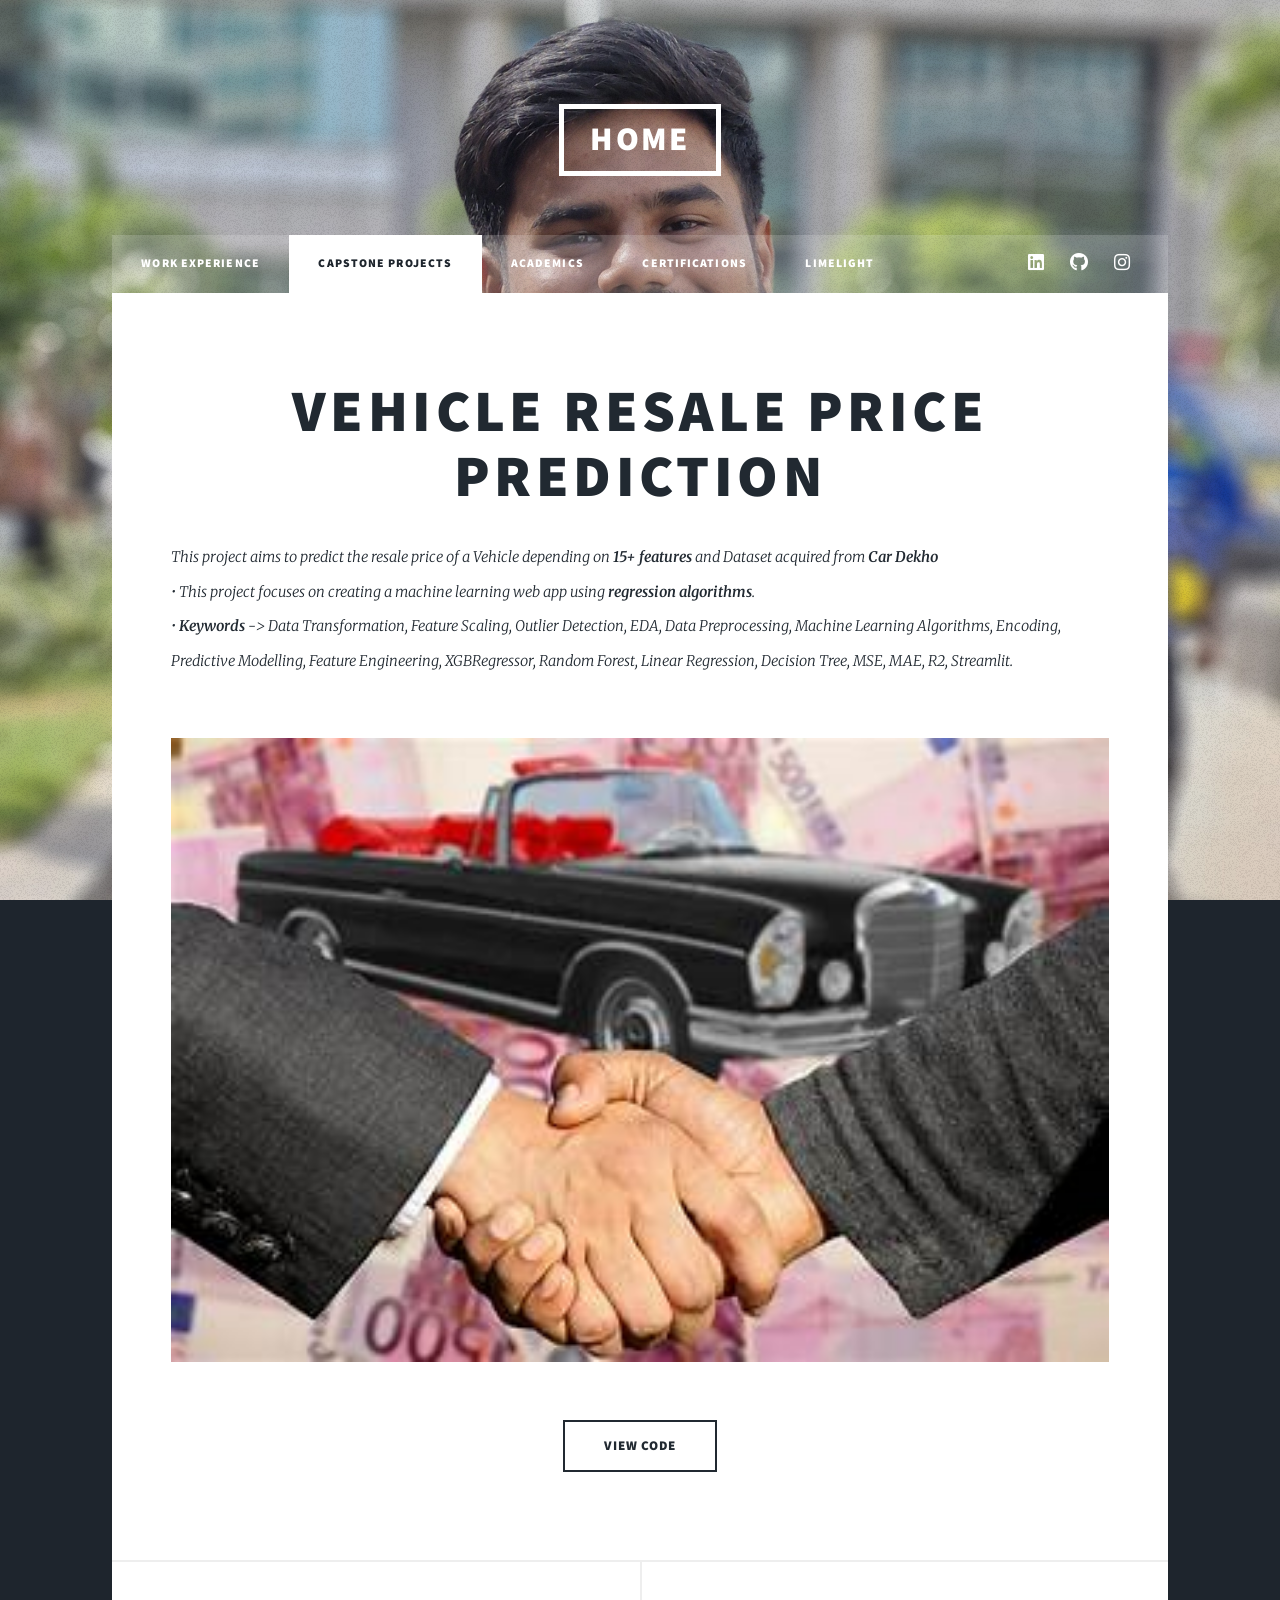
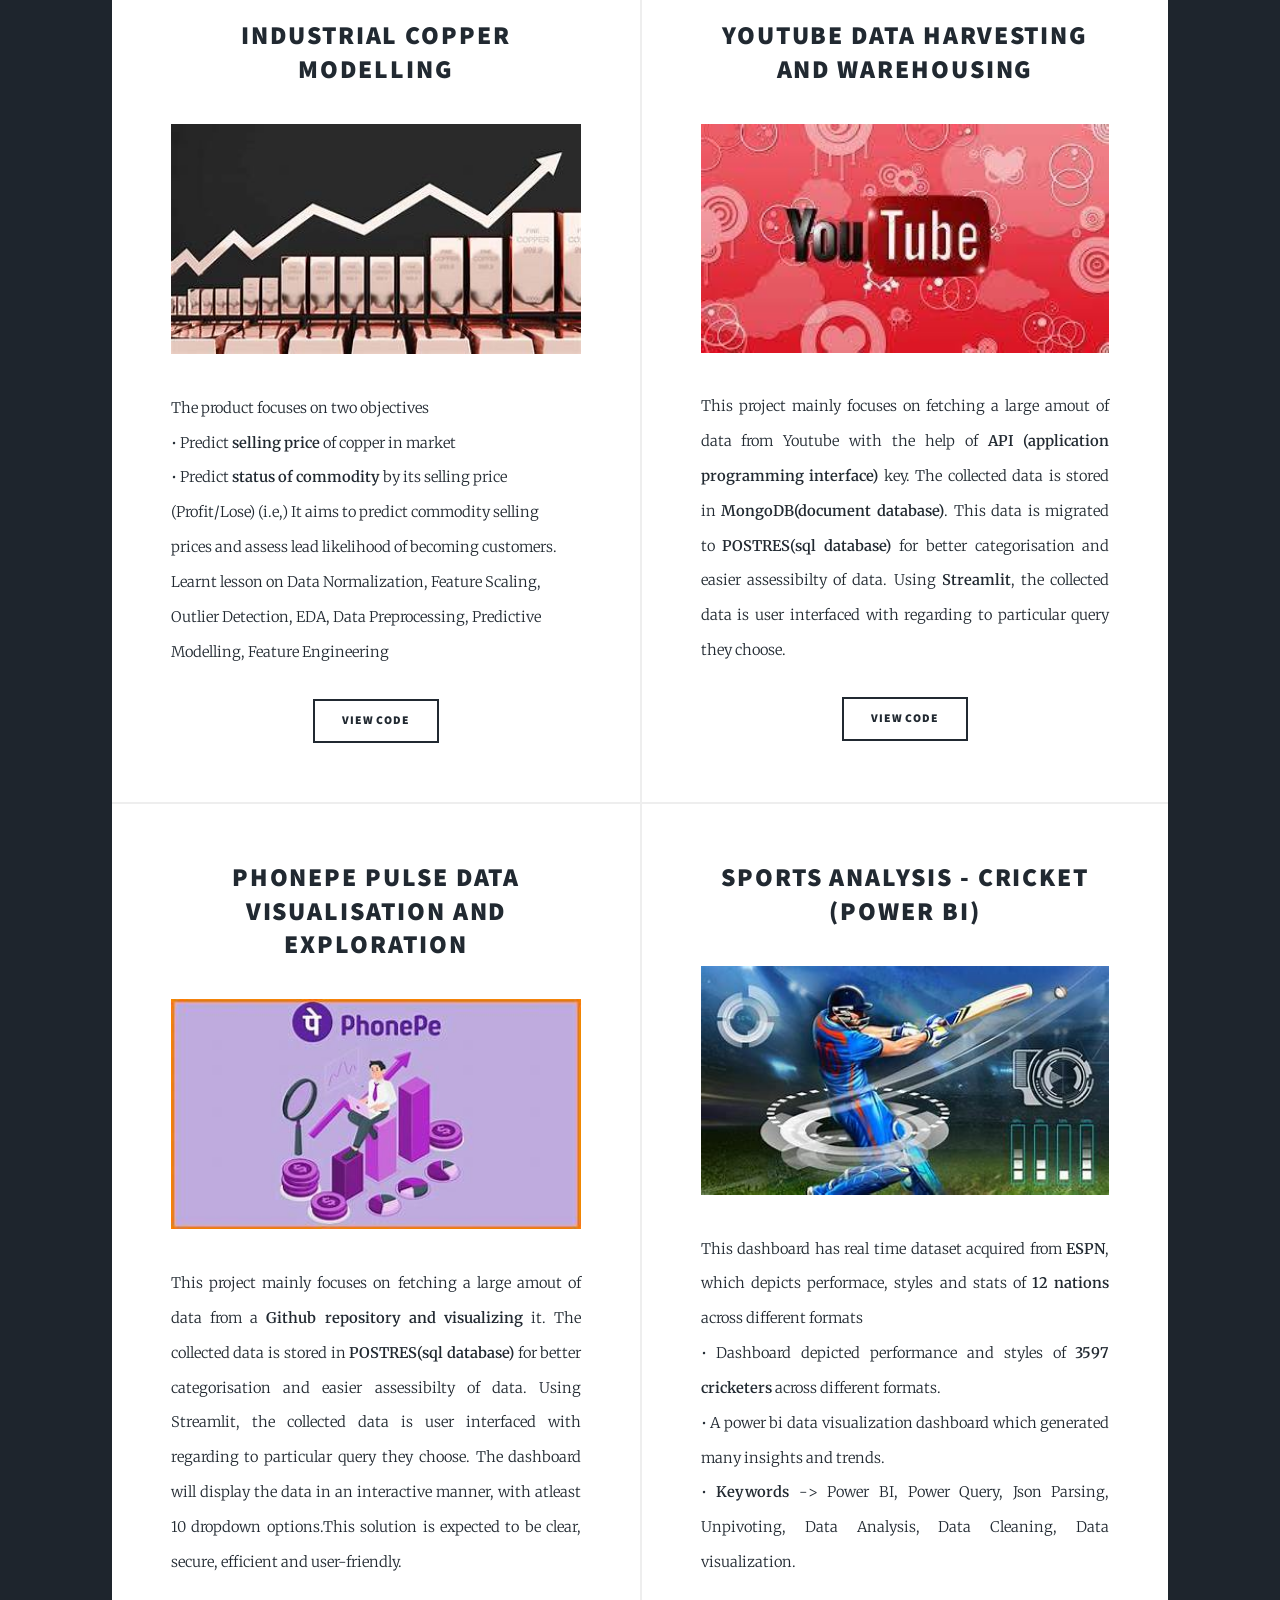
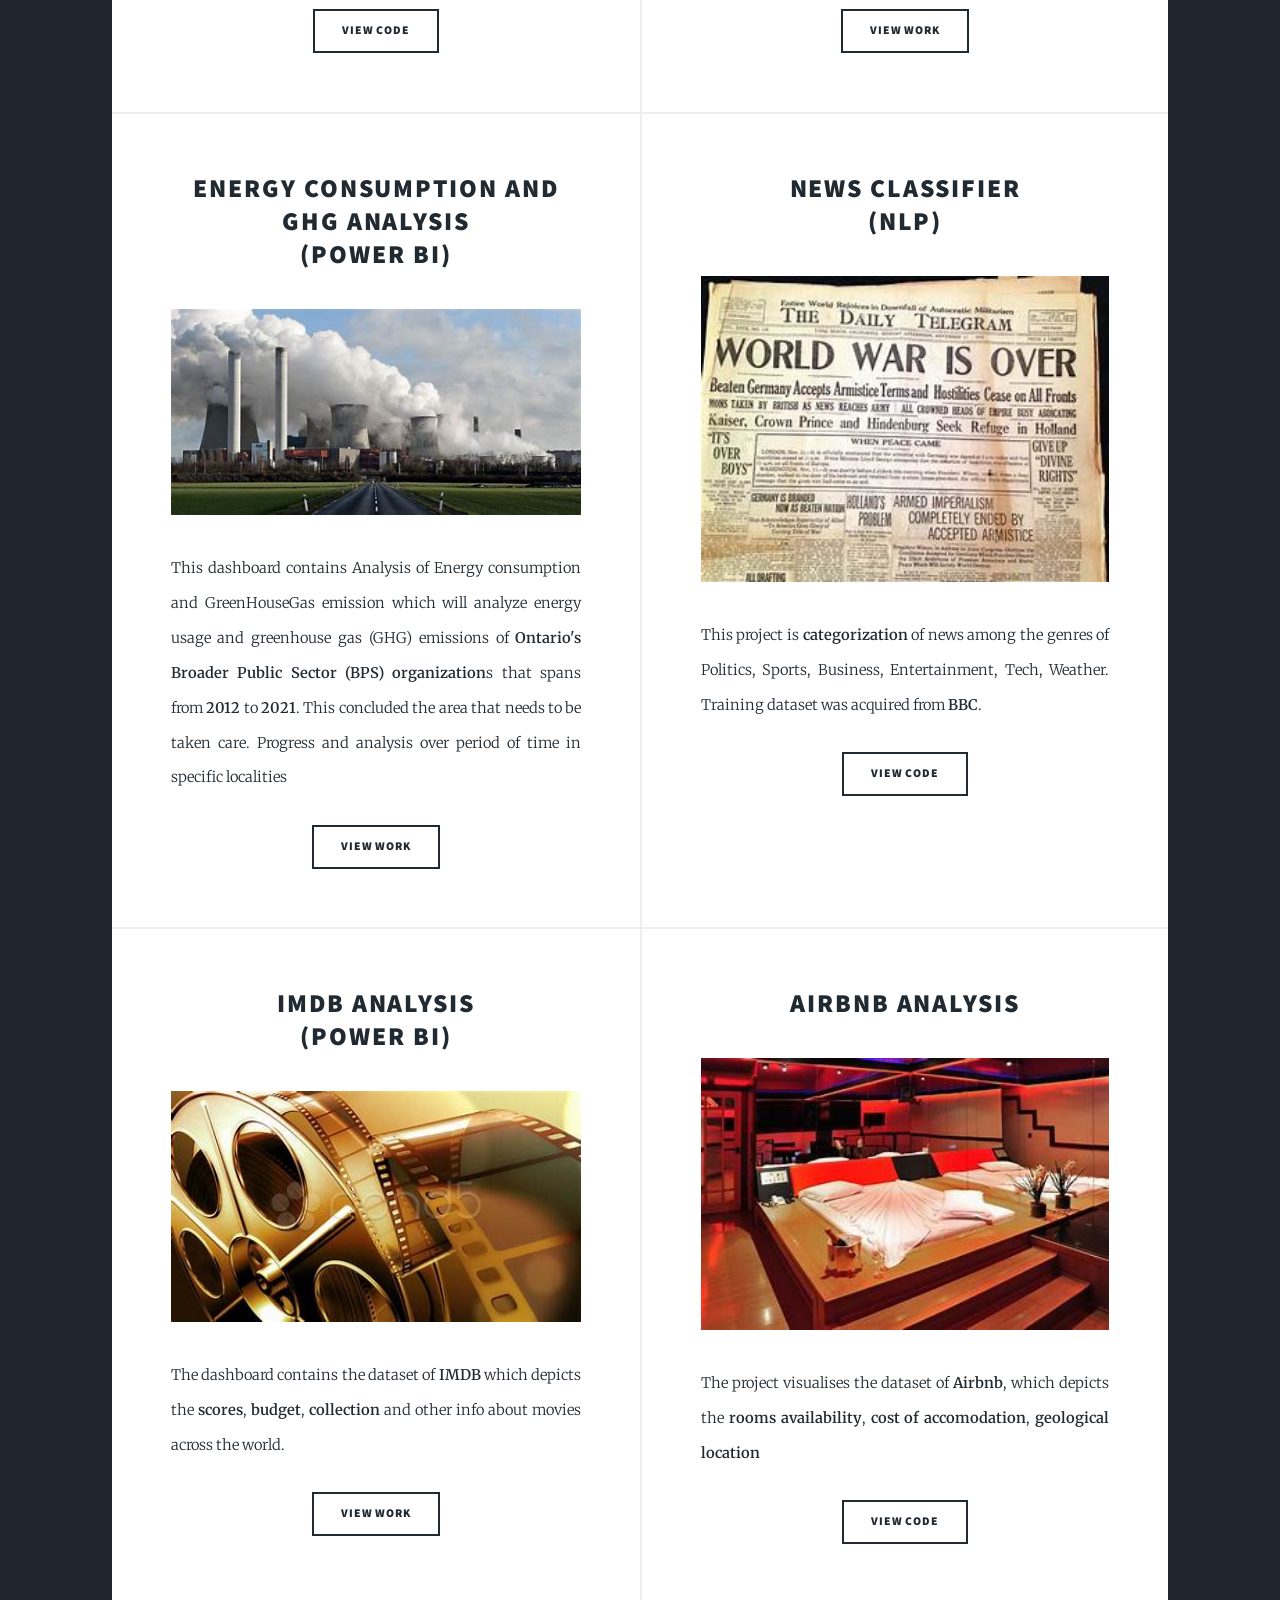
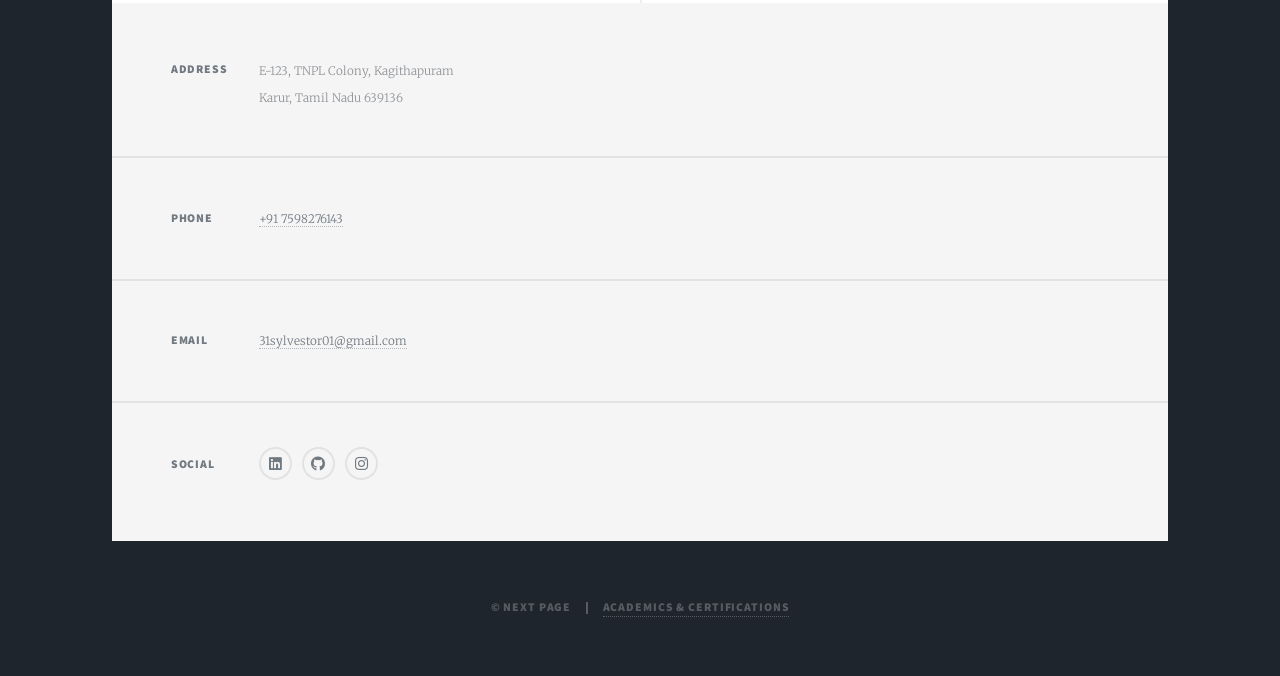
<file: generic.html>
<!DOCTYPE HTML>
<!--
	Massively by HTML5 UP
	html5up.net | @ajlkn
	Free for personal and commercial use under the CCA 3.0 license (html5up.net/license)
-->
<html>
	<head>
		<title>Hudson Sylvestor Portfolio</title>
		<meta charset="utf-8" />
		<meta name="viewport" content="width=device-width, initial-scale=1, user-scalable=no" />
		<link rel="stylesheet" href="assets/css/main.css" />
		<noscript><link rel="stylesheet" href="assets/css/noscript.css" /></noscript>
	</head>
	<body class="is-preload">

		<!-- Wrapper -->
			<div id="wrapper">

				<!-- Header -->
					<header id="header">
						<a href="index.html" class="logo">Home</a>
					</header>

				<!-- Nav -->
					<nav id="nav">
						<ul class="links">
							<li><a href="index.html">Work Experience</a></li>
							<li class="active"><a href="generic.html">Capstone Projects</a></li>
							<li><a href="academics.html">Academics</a></li>
							<li><a href="certifications.html">Certifications</a></li>
							<li><a href="limelight.html">Limelight</a></li>
						</ul>
						<ul class="icons">
							<li><a href="https://www.linkedin.com/in/hudsonsylvestor/" class="icon brands fa-linkedin"><span class="label">LinkedIn</span></a></li>
							<li><a href="https://github.com/HUDSONSYLVESTOR47" class="icon brands fa-github"><span class="label">GitHub</span></a></li>
							<li><a href="https://www.instagram.com/hudson_sylvestor/" class="icon brands fa-instagram"><span class="label">Instagram</span></a></li>
						</ul>
					</nav>

				<!-- Main -->
					<div id="main">

						<!-- Featured Post -->
						<article class="post featured">
							<header class="major">
								<h2><a href="https://github.com/HUDSONSYLVESTOR47/Vehicle_Resale_Price_Prediction/blob/main/app.py">Vehicle Resale Price Prediction<br />
								</a></h2>
								<p style="text-align: left;">
									This project aims to predict the resale price of a Vehicle depending on <strong>15+ features</strong> and Dataset acquired from <strong>Car Dekho</strong></br>
									• This project focuses on creating a machine learning web app using <strong>regression algorithms</strong>.</br>
									• <strong>Keywords</strong> -> Data Transformation, Feature Scaling, Outlier Detection, EDA, Data Preprocessing, Machine Learning Algorithms, 
									Encoding, Predictive Modelling, Feature Engineering, XGBRegressor, Random Forest, Linear Regression, Decision Tree, MSE, MAE, R2, Streamlit.
								</p>
							</header>
							<a href="https://github.com/HUDSONSYLVESTOR47/Vehicle_Resale_Price_Prediction/blob/main/app.py" class="image main"><img src="images/vresale.jpeg" alt="" /></a>
							<ul class="actions special">
								<li><a href="https://github.com/HUDSONSYLVESTOR47/Vehicle_Resale_Price_Prediction/blob/main/app.py" class="button large">View Code</a></li>
							</ul>
						</article>


						<!-- Post -->

						<section class="posts">
							<article>
								<header>
									<h2><a href="https://github.com/HUDSONSYLVESTOR47/copper_modelling/blob/main/copper_modelling.py">Industrial Copper Modelling<br />
									</a></h2>
								</header>
								<a href="https://github.com/HUDSONSYLVESTOR47/copper_modelling/blob/main/copper_modelling.py" class="image fit"><img src="images/coppermodelling.jpeg" alt="" /></a>
								<p style="text-align: left;"> 
									The product focuses on two objectives<br/>
									• Predict <strong>selling price</strong> of copper in market<br/>
									• Predict <strong>status of commodity</strong> by its selling price (Profit/Lose)
									(i.e,) It aims to predict commodity selling prices and assess lead likelihood of becoming customers.</br>
									Learnt lesson on Data Normalization, Feature Scaling, Outlier Detection, EDA, Data Preprocessing, Predictive Modelling, Feature Engineering 
								</p>
								<ul class="actions special">
									<li><a href="https://github.com/HUDSONSYLVESTOR47/copper_modelling/blob/main/copper_modelling.py" class="button">View Code</a></li>
								</ul>
							</article>
							<article>
								<header>
									<h2><a href="https://github.com/HUDSONSYLVESTOR47/YTUBE_DATAHARVESTING-WAREHOUSING/blob/main/dtwarehousing.py">Youtube Data Harvesting and Warehousing<br />
									</a></h2>
								</header>
								<a href="https://github.com/HUDSONSYLVESTOR47/YTUBE_DATAHARVESTING-WAREHOUSING/blob/main/dtwarehousing.py" class="image fit"><img src="images/youtubedt.jpeg" alt="" /></a>
								<p>This project mainly focuses on fetching a large amout of data from Youtube with the help of <strong>API (application programming interface)</strong> key. The collected data is stored in <strong>MongoDB(document database)</strong>. This data is migrated to <strong>POSTRES(sql database)</strong> for better categorisation and easier assessibilty of data. Using <strong>Streamlit</strong>, the collected data is user interfaced with regarding to particular query they choose.</p>
								<ul class="actions special">
									<li><a href="https://github.com/HUDSONSYLVESTOR47/YTUBE_DATAHARVESTING-WAREHOUSING/blob/main/dtwarehousing.py" class="button">View Code</a></li>
								</ul>
							</article>
							<article>
								<header>
									<h2><a href="https://github.com/HUDSONSYLVESTOR47/PHONEPE_DATA_VISUALIZATION-EXPLORATION/blob/main/phonephe.py">Phonepe Pulse Data Visualisation and Exploration<br />
									</a></h2>
								</header>
								<a href="https://github.com/HUDSONSYLVESTOR47/PHONEPE_DATA_VISUALIZATION-EXPLORATION/blob/main/phonephe.py" class="image fit"><img src="images/phonepe.jpeg" alt="" /></a>
								<p>This project mainly focuses on fetching a large amout of data from a <strong>Github repository and visualizing</strong> it. The collected data is stored in <strong>POSTRES(sql database)</strong> for better categorisation and easier assessibilty of data. Using Streamlit, the collected data is user interfaced with regarding to particular query they choose. The dashboard will display the data in an interactive manner, with atleast 10 dropdown options.This solution is expected to be clear, secure, efficient and user-friendly.</p>
								<ul class="actions special">
									<li><a href="https://github.com/HUDSONSYLVESTOR47/PHONEPE_DATA_VISUALIZATION-EXPLORATION/blob/main/phonephe.py" class="button">View Code</a></li>
								</ul>
							</article>
							<article>
								<header>
									<h2><a href="https://github.com/HUDSONSYLVESTOR47/Sports-Analysis-Cricket">Sports Analysis - Cricket<br />
									(Power BI)</a></h2>
								</header>
								<a href="https://github.com/HUDSONSYLVESTOR47/Sports-Analysis-Cricket" class="image fit"><img src="images/sportsanalysis.jpeg" alt="" /></a>
								<p>This dashboard has real time dataset acquired from <strong>ESPN</strong>, which depicts performace, styles and stats of <strong>12 nations</strong> across different formats</br>
								   • Dashboard depicted performance and styles of <strong>3597 cricketers</strong> across different formats.</br>• A power bi data visualization dashboard which generated many insights and trends.</br>
								   • <strong>Keywords</strong> -> Power BI, Power Query, Json Parsing, Unpivoting, Data Analysis, Data Cleaning, Data visualization.

								</p>
								<ul class="actions special">
									<li><a href="https://github.com/HUDSONSYLVESTOR47/Sports-Analysis-Cricket" class="button">View Work</a></li>
								</ul>
							</article>
							<article>
								<header>
									<h2><a href="https://github.com/HUDSONSYLVESTOR47/Energy-consumption-GHG-analysis">Energy Consumption and GHG Analysis<br />
									(Power BI)</a></h2>
								</header>
								<a href="https://github.com/HUDSONSYLVESTOR47/Energy-consumption-GHG-analysis" class="image fit"><img src="images/ghgemission.jpeg" alt="" /></a>
								<p>This dashboard contains Analysis of Energy consumption and GreenHouseGas emission which will analyze energy usage and greenhouse gas (GHG) emissions of <strong>Ontario's Broader Public Sector (BPS) organization</strong>s that spans from <strong>2012</strong> to <strong>2021</strong>.
								This concluded the area that needs to be taken care. Progress and analysis over period of time in specific localities</p>
								<ul class="actions special">
									<li><a href="https://github.com/HUDSONSYLVESTOR47/Energy-consumption-GHG-analysis" class="button">View Work</a></li>
								</ul>
							</article>
							<article>
								<header>
									<h2><a href="https://github.com/HUDSONSYLVESTOR47/News_Classifier_System-ft-NLP/blob/main/model.py">News Classifier<br />
									(NLP)</a></h2>
								</header>
								<a href="https://github.com/HUDSONSYLVESTOR47/News_Classifier_System-ft-NLP/blob/main/model.py" class="image fit"><img src="images/newsclassifier.jpeg" alt="" /></a>
								<p>This project is <strong>categorization</strong> of news among the genres of Politics, Sports, Business, Entertainment, Tech, Weather. Training dataset was acquired from <strong>BBC</strong>.</p>
								<ul class="actions special">
									<li><a href="https://github.com/HUDSONSYLVESTOR47/News_Classifier_System-ft-NLP/blob/main/model.py" class="button">View Code</a></li>
								</ul>
							</article>
							<article>
								<header>
									<h2><a href="https://github.com/HUDSONSYLVESTOR47/IMDB-Analysis-PowerBI">IMDB Analysis<br />
									(Power BI)</a></h2>
								</header>
								<a href="https://github.com/HUDSONSYLVESTOR47/IMDB-Analysis-PowerBI" class="image fit"><img src="images/imdbanalysis.jpeg" alt="" /></a>
								<p>The dashboard contains the dataset of <strong>IMDB</strong> which depicts the <strong>scores</strong>, <strong>budget</strong>, <strong>collection</strong> and other info about movies across the world.</p>
								<ul class="actions special">
									<li><a href="https://github.com/HUDSONSYLVESTOR47/IMDB-Analysis-PowerBI" class="button">View Work</a></li>
								</ul>
							</article>
							<article>
								<header>
									<h2><a href="https://github.com/HUDSONSYLVESTOR47/AIRBNB-ANALYSIS/blob/main/airbnb.py">AirBnB Analysis<br />
									</a></h2>
								</header>
								<a href="https://github.com/HUDSONSYLVESTOR47/AIRBNB-ANALYSIS/blob/main/airbnb.py" class="image fit"><img src="images/airbnbanalysis.jpeg" alt="" /></a>
								<p>The project visualises the dataset of <strong>Airbnb</strong>, which depicts the <strong>rooms availability</strong>, <strong>cost of accomodation</strong>, <strong>geological location</strong></p>
								<ul class="actions special">
									<li><a href="https://github.com/HUDSONSYLVESTOR47/AIRBNB-ANALYSIS/blob/main/airbnb.py" class="button">View Code</a></li>
								</ul>
							</article>
						</section>

					</div>

				<!-- Footer -->
					<footer id="footer">
						<section class="split contact">
							<section class="alt">
								<h3>Address</h3>
								<p>E-123, TNPL Colony, Kagithapuram<br />
								Karur, Tamil Nadu 639136</p>
							</section>
							<section>
								<h3>Phone</h3>
								<p><a href="#">+91 7598276143</a></p>
							</section>
							<section>
								<h3>Email</h3>
								<p><a href="#">31sylvestor01@gmail.com</a></p>
							</section>
							<section>
								<h3>Social</h3>
								<ul class="icons alt">
									<li><a href="https://www.linkedin.com/in/hudsonsylvestor/" class="icon brands fa-linkedin"><span class="label">LinkedIn</span></a></li>
									<li><a href="https://github.com/HUDSONSYLVESTOR47" class="icon brands fa-github"><span class="label">GitHub</span></a></li>
									<li><a href="https://www.instagram.com/hudson_sylvestor/" class="icon brands fa-instagram"><span class="label">Instagram</span></a></li>
								</ul>
							</section>
						</section>
					</footer>

				<!-- Copyright -->
				<div id="copyright">
					<ul><li>&copy; Next Page </li><li><a href="academics.html">Academics & Certifications</a></li></ul>
				</div>

			</div>

		<!-- Scripts -->
			<script src="assets/js/jquery.min.js"></script>
			<script src="assets/js/jquery.scrollex.min.js"></script>
			<script src="assets/js/jquery.scrolly.min.js"></script>
			<script src="assets/js/browser.min.js"></script>
			<script src="assets/js/breakpoints.min.js"></script>
			<script src="assets/js/util.js"></script>
			<script src="assets/js/main.js"></script>

	</body>
</html>
</file>
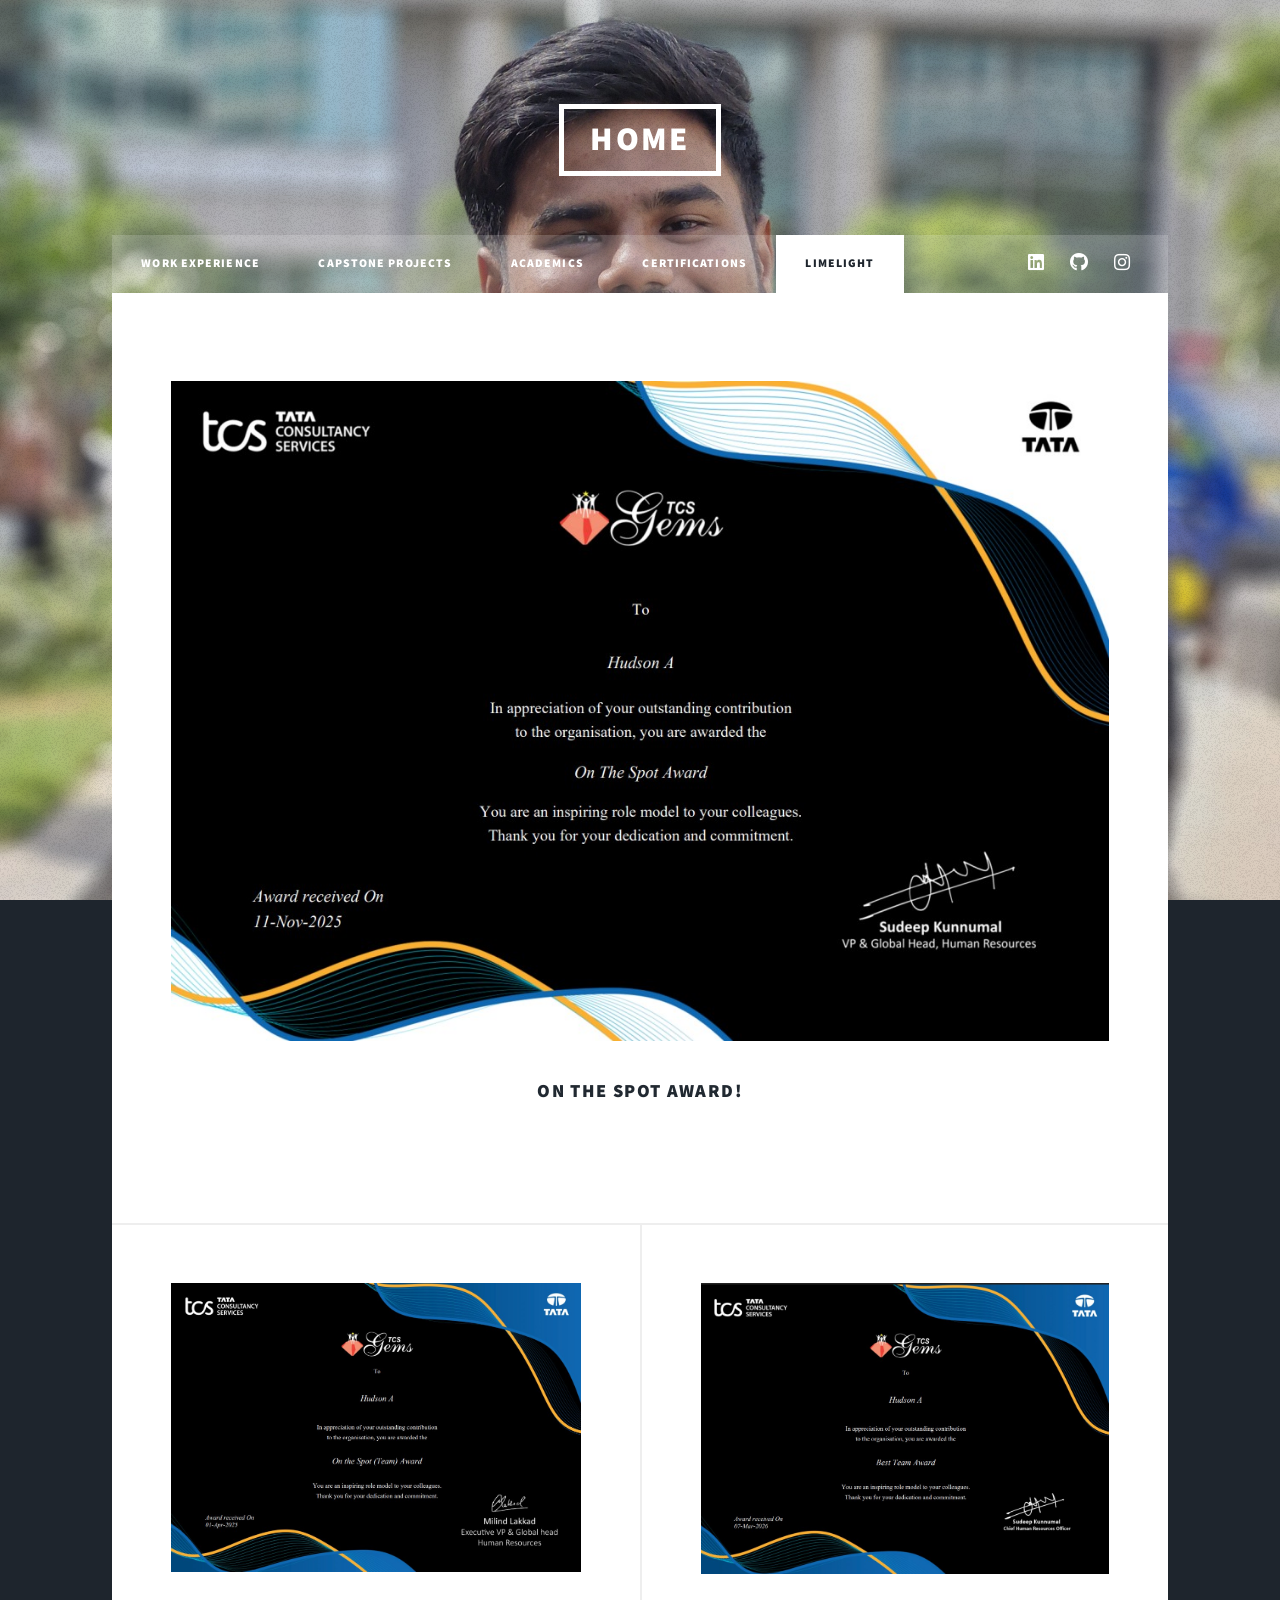
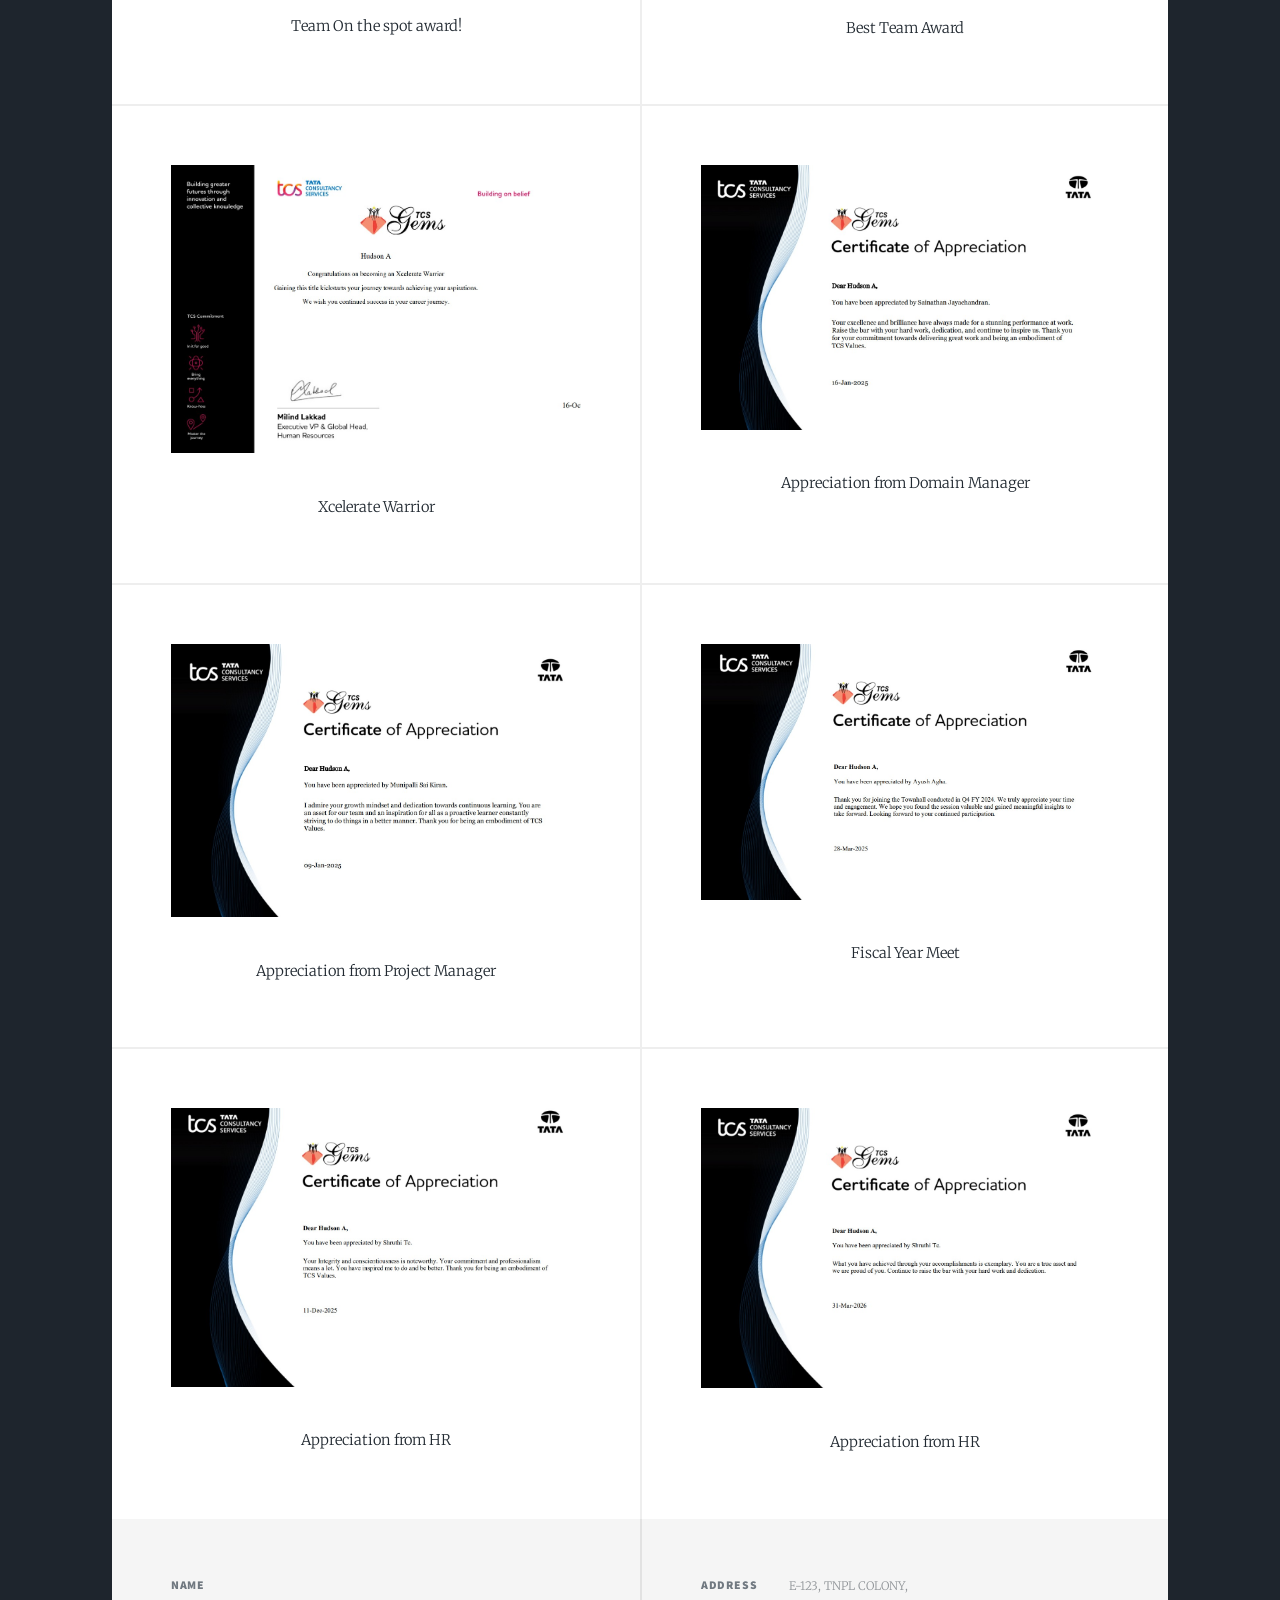
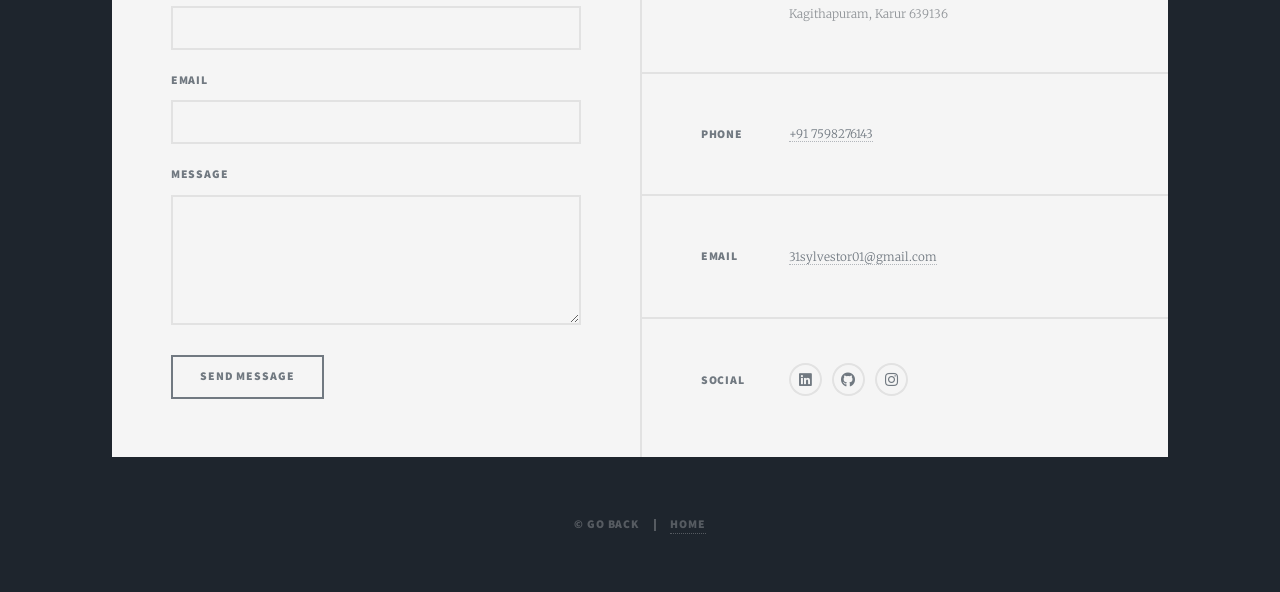
<file: limelight.html>
<!DOCTYPE HTML>
<!--
	Massively by HTML5 UP
	html5up.net | @ajlkn
	Free for personal and commercial use under the CCA 3.0 license (html5up.net/license)
-->
<html>
	<head>
		<title>Hudson Sylvestor Portfolio</title>
		<meta charset="utf-8" />
		<meta name="viewport" content="width=device-width, initial-scale=1, user-scalable=no" />
		<link rel="stylesheet" href="assets/css/main.css" />
		<noscript><link rel="stylesheet" href="assets/css/noscript.css" /></noscript>
	</head>
	<body class="is-preload">

		<!-- Wrapper -->
			<div id="wrapper">

				<!-- Header -->
					<header id="header">
						<a href="index.html" class="logo">Home</a>
					</header>

				<!-- Nav -->
					<nav id="nav">
						<ul class="links">
							<li><a href="index.html">Work Experience</a></li>
							<li><a href="generic.html">Capstone Projects</a></li>
							<li><a href="academics.html">Academics</a></li>
							<li><a href="academics.html">Certifications</a></li>
							<li class="active"><a href="limelight.html">Limelight</a></li>
						</ul>
						<ul class="icons">
							<li><a href="https://www.linkedin.com/in/hudsonsylvestor/" class="icon brands fa-linkedin"><span class="label">LinkedIn</span></a></li>
							<li><a href="https://github.com/HUDSONSYLVESTOR47" class="icon brands fa-github"><span class="label">GitHub</span></a></li>
							<li><a href="https://www.instagram.com/hudson_sylvestor/" class="icon brands fa-instagram"><span class="label">Instagram</span></a></li>
						</ul>
					</nav>

				<!-- Main -->
					<div id="main">

						<!-- Featured Post -->
						<article class="post featured">
							<header class="major">
								<a href="" class="image fit"><img src="images/On the spot individual.jpg" alt="" /></a>
								<h3 style="text-align: center;">On the spot award!</h3>
							</header>
						</article>


						<!-- Post -->

						<section class="posts">
							
							<article>
								<a href="" class="image fit"><img src="images/On the spot team.jpg" alt="" /></a>
								<p style="text-align: center;">Team On the spot award!</p>
							</article>
							<article>
								<a href="" class="image fit"><img src="images/BestTeam.jpg" alt="" /></a>
								<p style="text-align: center;">Best Team Award</p>
							</article>
							<article>
								<a href="" class="image fit"><img src="images/Xcelerate Warrior.jpg" alt="" /></a>
								<p style="text-align: center;">Xcelerate Warrior</p>
							</article>
							<article>
								<a href="" class="image fit"><img src="images/Domain Manager Appreciation.jpg" alt="" /></a>
								<p style="text-align: center;">Appreciation from Domain Manager</p>
							</article>
							<article>
								<a href="" class="image fit"><img src="images/Manager Appreciation 1.jpg" alt="" /></a>
								<p style="text-align: center;">Appreciation from Project Manager</p>
							</article>
							<article>
								<a href="" class="image fit"><img src="images/Townhall Participation.jpg" alt="" /></a>
								<p style="text-align: center;">Fiscal Year Meet</p>
							</article>
							<article>
								<a href="" class="image fit"><img src="images/HR Appreciation.jpg" alt="" /></a>
								<p style="text-align: center;">Appreciation from HR</p>
							</article>
							<article>
								<a href="" class="image fit"><img src="images/HR Appreciation 2.jpg" alt="" /></a>
								<p style="text-align: center;">Appreciation from HR</p>
							</article>							
						</section>
					</div>

				<!-- Footer -->

				<footer id="footer">
					<section>
						<form method="post" action="#">
							<div class="fields">
								<div class="field">
									<label for="name">Name</label>
									<input type="text" name="name" id="name" />
								</div>
								<div class="field">
									<label for="email">Email</label>
									<input type="text" name="email" id="email" />
								</div>
								<div class="field">
									<label for="message">Message</label>
									<textarea name="message" id="message" rows="3"></textarea>
								</div>
							</div>
							<ul class="actions">
								<li><input type="submit" value="Send Message" /></li>
							</ul>
						</form>
					</section>
					<section class="split contact">
						<section class="alt">
							<h3>Address</h3>
							<p>E-123, TNPL COLONY,<br />
							Kagithapuram, Karur 639136</p>
						</section>
						<section>
							<h3>Phone</h3>
							<p><a href="#">+91 7598276143</a></p>
						</section>
						<section>
							<h3>Email</h3>
							<p><a href="#">31sylvestor01@gmail.com</a></p>
						</section>
						<section>
							<h3>Social</h3>
							<ul class="icons alt">
								<li><a href="https://www.linkedin.com/in/hudsonsylvestor/" class="icon brands fa-linkedin"><span class="label">LinkedIn</span></a></li>
								<li><a href="https://github.com/HUDSONSYLVESTOR47" class="icon brands fa-github"><span class="label">GitHub</span></a></li>
								<li><a href="https://www.instagram.com/hudson_sylvestor/" class="icon brands fa-instagram"><span class="label">Instagram</span></a></li>
							</ul>
						</section>
					</section>
				</footer>

				<!-- Copyright -->
				<div id="copyright">
					<ul><li>&copy; Go Back </li><li><a href="index.html">Home</a></li></ul>
				</div>

			</div>

		<!-- Scripts -->
			<script src="assets/js/jquery.min.js"></script>
			<script src="assets/js/jquery.scrollex.min.js"></script>
			<script src="assets/js/jquery.scrolly.min.js"></script>
			<script src="assets/js/browser.min.js"></script>
			<script src="assets/js/breakpoints.min.js"></script>
			<script src="assets/js/util.js"></script>
			<script src="assets/js/main.js"></script>

	</body>
</html>
</file>
<file: assets/css/main.css>
@import url(fontawesome-all.min.css);
@import url("https://fonts.googleapis.com/css?family=Merriweather:300,700,300italic,700italic|Source+Sans+Pro:900");

/*
	Massively by HTML5 UP
	html5up.net | @ajlkn
	Free for personal and commercial use under the CCA 3.0 license (html5up.net/license)
*/

html, body, div, span, applet, object,
iframe, h1, h2, h3, h4, h5, h6, p, blockquote,
pre, a, abbr, acronym, address, big, cite,
code, del, dfn, em, img, ins, kbd, q, s, samp,
small, strike, strong, sub, sup, tt, var, b,
u, i, center, dl, dt, dd, ol, ul, li, fieldset,
form, label, legend, table, caption, tbody,
tfoot, thead, tr, th, td, article, aside,
canvas, details, embed, figure, figcaption,
footer, header, hgroup, menu, nav, output, ruby,
section, summary, time, mark, audio, video {
	margin: 0;
	padding: 0;
	border: 0;
	font-size: 100%;
	font: inherit;
	vertical-align: baseline;}

article, aside, details, figcaption, figure,
footer, header, hgroup, menu, nav, section {
	display: block;}

body {
	line-height: 1;
}

ol, ul {
	list-style: none;
}

blockquote, q {
	quotes: none;
}

	blockquote:before, blockquote:after, q:before, q:after {
		content: '';
		content: none;
	}

table {
	border-collapse: collapse;
	border-spacing: 0;
}

body {
	-webkit-text-size-adjust: none;
}

mark {
	background-color: transparent;
	color: inherit;
}

input::-moz-focus-inner {
	border: 0;
	padding: 0;
}

input, select, textarea {
	-moz-appearance: none;
	-webkit-appearance: none;
	-ms-appearance: none;
	appearance: none;
}

/* Basic */

	@-ms-viewport {
		width: device-width;
	}

	body {
		-ms-overflow-style: scrollbar;
	}

	@media screen and (max-width: 480px) {

		html, body {
			min-width: 320px;
		}

	}

	html {
		box-sizing: border-box;
	}

	*, *:before, *:after {
		box-sizing: inherit;
	}

	body {
		background-color: #1e252d;
	}

		body.is-preload *, body.is-preload *:before, body.is-preload *:after {
			-moz-animation: none !important;
			-webkit-animation: none !important;
			-ms-animation: none !important;
			animation: none !important;
			-moz-transition: none !important;
			-webkit-transition: none !important;
			-ms-transition: none !important;
			transition: none !important;
		}

/* Type */

	html {
		font-size: 16pt;
	}

		@media screen and (max-width: 1680px) {

			html {
				font-size: 12pt;
			}

		}

		@media screen and (max-width: 1280px) {

			html {
				font-size: 11pt;
			}

		}

		@media screen and (max-width: 360px) {

			html {
				font-size: 10pt;
			}

		}

	body {
		color: #212931;
	}

	body, input, select, textarea {
		font-family: "Merriweather", Georgia, serif;
		font-weight: 300;
		font-size: 1rem;
		line-height: 2.375;
	}

	a {
		-moz-transition: color 0.2s ease-in-out, background-color 0.2s ease-in-out, border-color 0.2s ease-in-out, box-shadow 0.2s ease-in-out;
		-webkit-transition: color 0.2s ease-in-out, background-color 0.2s ease-in-out, border-color 0.2s ease-in-out, box-shadow 0.2s ease-in-out;
		-ms-transition: color 0.2s ease-in-out, background-color 0.2s ease-in-out, border-color 0.2s ease-in-out, box-shadow 0.2s ease-in-out;
		transition: color 0.2s ease-in-out, background-color 0.2s ease-in-out, border-color 0.2s ease-in-out, box-shadow 0.2s ease-in-out;
		border-bottom: dotted 1px;
		text-decoration: none;
	}

		a:hover {
			border-bottom-color: transparent;
		}

	strong, b {
		font-weight: 600;
	}

	em, i {
		font-style: italic;
	}

	p {
		text-align: justify;
		margin: 0 0 2rem 0;
	}

	h1, h2, h3, h4, h5, h6 {
		font-family: "Source Sans Pro", Helvetica, sans-serif;
		font-weight: 900;
		line-height: 1.5;
		letter-spacing: 0.075em;
		text-transform: uppercase;
		margin: 0 0 1rem 0;
	}

		h1 a, h2 a, h3 a, h4 a, h5 a, h6 a {
			border-bottom: 0;
			color: inherit;
			text-decoration: none;
		}

	h1 {
		font-size: 4rem;
		line-height: 1.1;
		margin: 0 0 2rem 0;
	}

	h2 {
		font-size: 1.75rem;
		line-height: 1.3;
		margin: 0 0 1.5rem 0;
	}

	h3 {
		font-size: 1.25rem;
		margin: 0 0 1.5rem 0;
	}

	h4 {
		font-size: 1rem;
	}

	h5 {
		font-size: 0.9rem;
	}

	h6 {
		font-size: 0.8rem;
	}

	sub {
		font-size: 0.8rem;
		position: relative;
		top: 0.5rem;
	}

	sup {
		font-size: 0.8rem;
		position: relative;
		top: -0.5rem;
	}

	blockquote {
		border-left: solid 4px;
		font-style: italic;
		margin: 0 0 2rem 0;
		padding: 0.5rem 0 0.5rem 2rem;
	}

	code {
		border: solid 2px;
		font-family: "Courier New", monospace;
		font-size: 0.9rem;
		margin: 0 0.25rem;
		padding: 0.25rem 0.65rem;
	}

	pre {
		-webkit-overflow-scrolling: touch;
		font-family: "Courier New", monospace;
		font-size: 0.9rem;
		margin: 0 0 2rem 0;
	}

		pre code {
			display: block;
			line-height: 1.75;
			padding: 1rem 1.5rem;
			overflow-x: auto;
		}

	hr {
		border: 0;
		border-bottom: solid 2px;
		margin: 3rem 0;
	}

		hr.major {
			margin: 5rem 0;
		}

	.align-left {
		text-align: left;
	}

	.align-center {
		text-align: center;
	}

	.align-right {
		text-align: right;
	}

	input, select, textarea {
		color: #212931;
	}

	a {
		color: #212931;
		border-bottom-color: rgba(33, 41, 49, 0.5);
	}

		a:hover {
			border-bottom-color: transparent;
			color: #18bfef !important;
		}

	strong, b {
		color: #212931;
	}

	h1, h2, h3, h4, h5, h6 {
		color: #212931;
	}

	blockquote {
		border-left-color: #eeeeee;
	}

	code {
		background: rgba(220, 220, 220, 0.25);
		border-color: #eeeeee;
	}

	hr {
		border-bottom-color: #eeeeee;
	}

/* Row */

	.row {
		display: flex;
		flex-wrap: wrap;
		box-sizing: border-box;
		align-items: stretch;
	}

		.row > * {
			box-sizing: border-box;
		}

		.row.gtr-uniform > * > :last-child {
			margin-bottom: 0;
		}

		.row.aln-left {
			justify-content: flex-start;
		}

		.row.aln-center {
			justify-content: center;
		}

		.row.aln-right {
			justify-content: flex-end;
		}

		.row.aln-top {
			align-items: flex-start;
		}

		.row.aln-middle {
			align-items: center;
		}

		.row.aln-bottom {
			align-items: flex-end;
		}

		.row > .imp {
			order: -1;
		}

		.row > .col-1 {
			width: 8.33333%;
		}

		.row > .off-1 {
			margin-left: 8.33333%;
		}

		.row > .col-2 {
			width: 16.66667%;
		}

		.row > .off-2 {
			margin-left: 16.66667%;
		}

		.row > .col-3 {
			width: 25%;
		}

		.row > .off-3 {
			margin-left: 25%;
		}

		.row > .col-4 {
			width: 33.33333%;
		}

		.row > .off-4 {
			margin-left: 33.33333%;
		}

		.row > .col-5 {
			width: 41.66667%;
		}

		.row > .off-5 {
			margin-left: 41.66667%;
		}

		.row > .col-6 {
			width: 50%;
		}

		.row > .off-6 {
			margin-left: 50%;
		}

		.row > .col-7 {
			width: 58.33333%;
		}

		.row > .off-7 {
			margin-left: 58.33333%;
		}

		.row > .col-8 {
			width: 66.66667%;
		}

		.row > .off-8 {
			margin-left: 66.66667%;
		}

		.row > .col-9 {
			width: 75%;
		}

		.row > .off-9 {
			margin-left: 75%;
		}

		.row > .col-10 {
			width: 83.33333%;
		}

		.row > .off-10 {
			margin-left: 83.33333%;
		}

		.row > .col-11 {
			width: 91.66667%;
		}

		.row > .off-11 {
			margin-left: 91.66667%;
		}

		.row > .col-12 {
			width: 100%;
		}

		.row > .off-12 {
			margin-left: 100%;
		}

		.row.gtr-0 {
			margin-top: 0;
			margin-left: 0rem;
		}

			.row.gtr-0 > * {
				padding: 0 0 0 0rem;
			}

			.row.gtr-0.gtr-uniform {
				margin-top: 0rem;
			}

				.row.gtr-0.gtr-uniform > * {
					padding-top: 0rem;
				}

		.row.gtr-25 {
			margin-top: 0;
			margin-left: -0.375rem;
		}

			.row.gtr-25 > * {
				padding: 0 0 0 0.375rem;
			}

			.row.gtr-25.gtr-uniform {
				margin-top: -0.375rem;
			}

				.row.gtr-25.gtr-uniform > * {
					padding-top: 0.375rem;
				}

		.row.gtr-50 {
			margin-top: 0;
			margin-left: -0.75rem;
		}

			.row.gtr-50 > * {
				padding: 0 0 0 0.75rem;
			}

			.row.gtr-50.gtr-uniform {
				margin-top: -0.75rem;
			}

				.row.gtr-50.gtr-uniform > * {
					padding-top: 0.75rem;
				}

		.row {
			margin-top: 0;
			margin-left: -1.5rem;
		}

			.row > * {
				padding: 0 0 0 1.5rem;
			}

			.row.gtr-uniform {
				margin-top: -1.5rem;
			}

				.row.gtr-uniform > * {
					padding-top: 1.5rem;
				}

		.row.gtr-150 {
			margin-top: 0;
			margin-left: -2.25rem;
		}

			.row.gtr-150 > * {
				padding: 0 0 0 2.25rem;
			}

			.row.gtr-150.gtr-uniform {
				margin-top: -2.25rem;
			}

				.row.gtr-150.gtr-uniform > * {
					padding-top: 2.25rem;
				}

		.row.gtr-200 {
			margin-top: 0;
			margin-left: -3rem;
		}

			.row.gtr-200 > * {
				padding: 0 0 0 3rem;
			}

			.row.gtr-200.gtr-uniform {
				margin-top: -3rem;
			}

				.row.gtr-200.gtr-uniform > * {
					padding-top: 3rem;
				}

		@media screen and (max-width: 1680px) {

			.row {
				display: flex;
				flex-wrap: wrap;
				box-sizing: border-box;
				align-items: stretch;
			}

				.row > * {
					box-sizing: border-box;
				}

				.row.gtr-uniform > * > :last-child {
					margin-bottom: 0;
				}

				.row.aln-left {
					justify-content: flex-start;
				}

				.row.aln-center {
					justify-content: center;
				}

				.row.aln-right {
					justify-content: flex-end;
				}

				.row.aln-top {
					align-items: flex-start;
				}

				.row.aln-middle {
					align-items: center;
				}

				.row.aln-bottom {
					align-items: flex-end;
				}

				.row > .imp-xlarge {
					order: -1;
				}

				.row > .col-1-xlarge {
					width: 8.33333%;
				}

				.row > .off-1-xlarge {
					margin-left: 8.33333%;
				}

				.row > .col-2-xlarge {
					width: 16.66667%;
				}

				.row > .off-2-xlarge {
					margin-left: 16.66667%;
				}

				.row > .col-3-xlarge {
					width: 25%;
				}

				.row > .off-3-xlarge {
					margin-left: 25%;
				}

				.row > .col-4-xlarge {
					width: 33.33333%;
				}

				.row > .off-4-xlarge {
					margin-left: 33.33333%;
				}

				.row > .col-5-xlarge {
					width: 41.66667%;
				}

				.row > .off-5-xlarge {
					margin-left: 41.66667%;
				}

				.row > .col-6-xlarge {
					width: 50%;
				}

				.row > .off-6-xlarge {
					margin-left: 50%;
				}

				.row > .col-7-xlarge {
					width: 58.33333%;
				}

				.row > .off-7-xlarge {
					margin-left: 58.33333%;
				}

				.row > .col-8-xlarge {
					width: 66.66667%;
				}

				.row > .off-8-xlarge {
					margin-left: 66.66667%;
				}

				.row > .col-9-xlarge {
					width: 75%;
				}

				.row > .off-9-xlarge {
					margin-left: 75%;
				}

				.row > .col-10-xlarge {
					width: 83.33333%;
				}

				.row > .off-10-xlarge {
					margin-left: 83.33333%;
				}

				.row > .col-11-xlarge {
					width: 91.66667%;
				}

				.row > .off-11-xlarge {
					margin-left: 91.66667%;
				}

				.row > .col-12-xlarge {
					width: 100%;
				}

				.row > .off-12-xlarge {
					margin-left: 100%;
				}

				.row.gtr-0 {
					margin-top: 0;
					margin-left: 0rem;
				}

					.row.gtr-0 > * {
						padding: 0 0 0 0rem;
					}

					.row.gtr-0.gtr-uniform {
						margin-top: 0rem;
					}

						.row.gtr-0.gtr-uniform > * {
							padding-top: 0rem;
						}

				.row.gtr-25 {
					margin-top: 0;
					margin-left: -0.375rem;
				}

					.row.gtr-25 > * {
						padding: 0 0 0 0.375rem;
					}

					.row.gtr-25.gtr-uniform {
						margin-top: -0.375rem;
					}

						.row.gtr-25.gtr-uniform > * {
							padding-top: 0.375rem;
						}

				.row.gtr-50 {
					margin-top: 0;
					margin-left: -0.75rem;
				}

					.row.gtr-50 > * {
						padding: 0 0 0 0.75rem;
					}

					.row.gtr-50.gtr-uniform {
						margin-top: -0.75rem;
					}

						.row.gtr-50.gtr-uniform > * {
							padding-top: 0.75rem;
						}

				.row {
					margin-top: 0;
					margin-left: -1.5rem;
				}

					.row > * {
						padding: 0 0 0 1.5rem;
					}

					.row.gtr-uniform {
						margin-top: -1.5rem;
					}

						.row.gtr-uniform > * {
							padding-top: 1.5rem;
						}

				.row.gtr-150 {
					margin-top: 0;
					margin-left: -2.25rem;
				}

					.row.gtr-150 > * {
						padding: 0 0 0 2.25rem;
					}

					.row.gtr-150.gtr-uniform {
						margin-top: -2.25rem;
					}

						.row.gtr-150.gtr-uniform > * {
							padding-top: 2.25rem;
						}

				.row.gtr-200 {
					margin-top: 0;
					margin-left: -3rem;
				}

					.row.gtr-200 > * {
						padding: 0 0 0 3rem;
					}

					.row.gtr-200.gtr-uniform {
						margin-top: -3rem;
					}

						.row.gtr-200.gtr-uniform > * {
							padding-top: 3rem;
						}

		}

		@media screen and (max-width: 1280px) {

			.row {
				display: flex;
				flex-wrap: wrap;
				box-sizing: border-box;
				align-items: stretch;
			}

				.row > * {
					box-sizing: border-box;
				}

				.row.gtr-uniform > * > :last-child {
					margin-bottom: 0;
				}

				.row.aln-left {
					justify-content: flex-start;
				}

				.row.aln-center {
					justify-content: center;
				}

				.row.aln-right {
					justify-content: flex-end;
				}

				.row.aln-top {
					align-items: flex-start;
				}

				.row.aln-middle {
					align-items: center;
				}

				.row.aln-bottom {
					align-items: flex-end;
				}

				.row > .imp-large {
					order: -1;
				}

				.row > .col-1-large {
					width: 8.33333%;
				}

				.row > .off-1-large {
					margin-left: 8.33333%;
				}

				.row > .col-2-large {
					width: 16.66667%;
				}

				.row > .off-2-large {
					margin-left: 16.66667%;
				}

				.row > .col-3-large {
					width: 25%;
				}

				.row > .off-3-large {
					margin-left: 25%;
				}

				.row > .col-4-large {
					width: 33.33333%;
				}

				.row > .off-4-large {
					margin-left: 33.33333%;
				}

				.row > .col-5-large {
					width: 41.66667%;
				}

				.row > .off-5-large {
					margin-left: 41.66667%;
				}

				.row > .col-6-large {
					width: 50%;
				}

				.row > .off-6-large {
					margin-left: 50%;
				}

				.row > .col-7-large {
					width: 58.33333%;
				}

				.row > .off-7-large {
					margin-left: 58.33333%;
				}

				.row > .col-8-large {
					width: 66.66667%;
				}

				.row > .off-8-large {
					margin-left: 66.66667%;
				}

				.row > .col-9-large {
					width: 75%;
				}

				.row > .off-9-large {
					margin-left: 75%;
				}

				.row > .col-10-large {
					width: 83.33333%;
				}

				.row > .off-10-large {
					margin-left: 83.33333%;
				}

				.row > .col-11-large {
					width: 91.66667%;
				}

				.row > .off-11-large {
					margin-left: 91.66667%;
				}

				.row > .col-12-large {
					width: 100%;
				}

				.row > .off-12-large {
					margin-left: 100%;
				}

				.row.gtr-0 {
					margin-top: 0;
					margin-left: 0rem;
				}

					.row.gtr-0 > * {
						padding: 0 0 0 0rem;
					}

					.row.gtr-0.gtr-uniform {
						margin-top: 0rem;
					}

						.row.gtr-0.gtr-uniform > * {
							padding-top: 0rem;
						}

				.row.gtr-25 {
					margin-top: 0;
					margin-left: -0.375rem;
				}

					.row.gtr-25 > * {
						padding: 0 0 0 0.375rem;
					}

					.row.gtr-25.gtr-uniform {
						margin-top: -0.375rem;
					}

						.row.gtr-25.gtr-uniform > * {
							padding-top: 0.375rem;
						}

				.row.gtr-50 {
					margin-top: 0;
					margin-left: -0.75rem;
				}

					.row.gtr-50 > * {
						padding: 0 0 0 0.75rem;
					}

					.row.gtr-50.gtr-uniform {
						margin-top: -0.75rem;
					}

						.row.gtr-50.gtr-uniform > * {
							padding-top: 0.75rem;
						}

				.row {
					margin-top: 0;
					margin-left: -1.5rem;
				}

					.row > * {
						padding: 0 0 0 1.5rem;
					}

					.row.gtr-uniform {
						margin-top: -1.5rem;
					}

						.row.gtr-uniform > * {
							padding-top: 1.5rem;
						}

				.row.gtr-150 {
					margin-top: 0;
					margin-left: -2.25rem;
				}

					.row.gtr-150 > * {
						padding: 0 0 0 2.25rem;
					}

					.row.gtr-150.gtr-uniform {
						margin-top: -2.25rem;
					}

						.row.gtr-150.gtr-uniform > * {
							padding-top: 2.25rem;
						}

				.row.gtr-200 {
					margin-top: 0;
					margin-left: -3rem;
				}

					.row.gtr-200 > * {
						padding: 0 0 0 3rem;
					}

					.row.gtr-200.gtr-uniform {
						margin-top: -3rem;
					}

						.row.gtr-200.gtr-uniform > * {
							padding-top: 3rem;
						}

		}

		@media screen and (max-width: 980px) {

			.row {
				display: flex;
				flex-wrap: wrap;
				box-sizing: border-box;
				align-items: stretch;
			}

				.row > * {
					box-sizing: border-box;
				}

				.row.gtr-uniform > * > :last-child {
					margin-bottom: 0;
				}

				.row.aln-left {
					justify-content: flex-start;
				}

				.row.aln-center {
					justify-content: center;
				}

				.row.aln-right {
					justify-content: flex-end;
				}

				.row.aln-top {
					align-items: flex-start;
				}

				.row.aln-middle {
					align-items: center;
				}

				.row.aln-bottom {
					align-items: flex-end;
				}

				.row > .imp-medium {
					order: -1;
				}

				.row > .col-1-medium {
					width: 8.33333%;
				}

				.row > .off-1-medium {
					margin-left: 8.33333%;
				}

				.row > .col-2-medium {
					width: 16.66667%;
				}

				.row > .off-2-medium {
					margin-left: 16.66667%;
				}

				.row > .col-3-medium {
					width: 25%;
				}

				.row > .off-3-medium {
					margin-left: 25%;
				}

				.row > .col-4-medium {
					width: 33.33333%;
				}

				.row > .off-4-medium {
					margin-left: 33.33333%;
				}

				.row > .col-5-medium {
					width: 41.66667%;
				}

				.row > .off-5-medium {
					margin-left: 41.66667%;
				}

				.row > .col-6-medium {
					width: 50%;
				}

				.row > .off-6-medium {
					margin-left: 50%;
				}

				.row > .col-7-medium {
					width: 58.33333%;
				}

				.row > .off-7-medium {
					margin-left: 58.33333%;
				}

				.row > .col-8-medium {
					width: 66.66667%;
				}

				.row > .off-8-medium {
					margin-left: 66.66667%;
				}

				.row > .col-9-medium {
					width: 75%;
				}

				.row > .off-9-medium {
					margin-left: 75%;
				}

				.row > .col-10-medium {
					width: 83.33333%;
				}

				.row > .off-10-medium {
					margin-left: 83.33333%;
				}

				.row > .col-11-medium {
					width: 91.66667%;
				}

				.row > .off-11-medium {
					margin-left: 91.66667%;
				}

				.row > .col-12-medium {
					width: 100%;
				}

				.row > .off-12-medium {
					margin-left: 100%;
				}

				.row.gtr-0 {
					margin-top: 0;
					margin-left: 0rem;
				}

					.row.gtr-0 > * {
						padding: 0 0 0 0rem;
					}

					.row.gtr-0.gtr-uniform {
						margin-top: 0rem;
					}

						.row.gtr-0.gtr-uniform > * {
							padding-top: 0rem;
						}

				.row.gtr-25 {
					margin-top: 0;
					margin-left: -0.375rem;
				}

					.row.gtr-25 > * {
						padding: 0 0 0 0.375rem;
					}

					.row.gtr-25.gtr-uniform {
						margin-top: -0.375rem;
					}

						.row.gtr-25.gtr-uniform > * {
							padding-top: 0.375rem;
						}

				.row.gtr-50 {
					margin-top: 0;
					margin-left: -0.75rem;
				}

					.row.gtr-50 > * {
						padding: 0 0 0 0.75rem;
					}

					.row.gtr-50.gtr-uniform {
						margin-top: -0.75rem;
					}

						.row.gtr-50.gtr-uniform > * {
							padding-top: 0.75rem;
						}

				.row {
					margin-top: 0;
					margin-left: -1.5rem;
				}

					.row > * {
						padding: 0 0 0 1.5rem;
					}

					.row.gtr-uniform {
						margin-top: -1.5rem;
					}

						.row.gtr-uniform > * {
							padding-top: 1.5rem;
						}

				.row.gtr-150 {
					margin-top: 0;
					margin-left: -2.25rem;
				}

					.row.gtr-150 > * {
						padding: 0 0 0 2.25rem;
					}

					.row.gtr-150.gtr-uniform {
						margin-top: -2.25rem;
					}

						.row.gtr-150.gtr-uniform > * {
							padding-top: 2.25rem;
						}

				.row.gtr-200 {
					margin-top: 0;
					margin-left: -3rem;
				}

					.row.gtr-200 > * {
						padding: 0 0 0 3rem;
					}

					.row.gtr-200.gtr-uniform {
						margin-top: -3rem;
					}

						.row.gtr-200.gtr-uniform > * {
							padding-top: 3rem;
						}

		}

		@media screen and (max-width: 736px) {

			.row {
				display: flex;
				flex-wrap: wrap;
				box-sizing: border-box;
				align-items: stretch;
			}

				.row > * {
					box-sizing: border-box;
				}

				.row.gtr-uniform > * > :last-child {
					margin-bottom: 0;
				}

				.row.aln-left {
					justify-content: flex-start;
				}

				.row.aln-center {
					justify-content: center;
				}

				.row.aln-right {
					justify-content: flex-end;
				}

				.row.aln-top {
					align-items: flex-start;
				}

				.row.aln-middle {
					align-items: center;
				}

				.row.aln-bottom {
					align-items: flex-end;
				}

				.row > .imp-small {
					order: -1;
				}

				.row > .col-1-small {
					width: 8.33333%;
				}

				.row > .off-1-small {
					margin-left: 8.33333%;
				}

				.row > .col-2-small {
					width: 16.66667%;
				}

				.row > .off-2-small {
					margin-left: 16.66667%;
				}

				.row > .col-3-small {
					width: 25%;
				}

				.row > .off-3-small {
					margin-left: 25%;
				}

				.row > .col-4-small {
					width: 33.33333%;
				}

				.row > .off-4-small {
					margin-left: 33.33333%;
				}

				.row > .col-5-small {
					width: 41.66667%;
				}

				.row > .off-5-small {
					margin-left: 41.66667%;
				}

				.row > .col-6-small {
					width: 50%;
				}

				.row > .off-6-small {
					margin-left: 50%;
				}

				.row > .col-7-small {
					width: 58.33333%;
				}

				.row > .off-7-small {
					margin-left: 58.33333%;
				}

				.row > .col-8-small {
					width: 66.66667%;
				}

				.row > .off-8-small {
					margin-left: 66.66667%;
				}

				.row > .col-9-small {
					width: 75%;
				}

				.row > .off-9-small {
					margin-left: 75%;
				}

				.row > .col-10-small {
					width: 83.33333%;
				}

				.row > .off-10-small {
					margin-left: 83.33333%;
				}

				.row > .col-11-small {
					width: 91.66667%;
				}

				.row > .off-11-small {
					margin-left: 91.66667%;
				}

				.row > .col-12-small {
					width: 100%;
				}

				.row > .off-12-small {
					margin-left: 100%;
				}

				.row.gtr-0 {
					margin-top: 0;
					margin-left: 0rem;
				}

					.row.gtr-0 > * {
						padding: 0 0 0 0rem;
					}

					.row.gtr-0.gtr-uniform {
						margin-top: 0rem;
					}

						.row.gtr-0.gtr-uniform > * {
							padding-top: 0rem;
						}

				.row.gtr-25 {
					margin-top: 0;
					margin-left: -0.375rem;
				}

					.row.gtr-25 > * {
						padding: 0 0 0 0.375rem;
					}

					.row.gtr-25.gtr-uniform {
						margin-top: -0.375rem;
					}

						.row.gtr-25.gtr-uniform > * {
							padding-top: 0.375rem;
						}

				.row.gtr-50 {
					margin-top: 0;
					margin-left: -0.75rem;
				}

					.row.gtr-50 > * {
						padding: 0 0 0 0.75rem;
					}

					.row.gtr-50.gtr-uniform {
						margin-top: -0.75rem;
					}

						.row.gtr-50.gtr-uniform > * {
							padding-top: 0.75rem;
						}

				.row {
					margin-top: 0;
					margin-left: -1.5rem;
				}

					.row > * {
						padding: 0 0 0 1.5rem;
					}

					.row.gtr-uniform {
						margin-top: -1.5rem;
					}

						.row.gtr-uniform > * {
							padding-top: 1.5rem;
						}

				.row.gtr-150 {
					margin-top: 0;
					margin-left: -2.25rem;
				}

					.row.gtr-150 > * {
						padding: 0 0 0 2.25rem;
					}

					.row.gtr-150.gtr-uniform {
						margin-top: -2.25rem;
					}

						.row.gtr-150.gtr-uniform > * {
							padding-top: 2.25rem;
						}

				.row.gtr-200 {
					margin-top: 0;
					margin-left: -3rem;
				}

					.row.gtr-200 > * {
						padding: 0 0 0 3rem;
					}

					.row.gtr-200.gtr-uniform {
						margin-top: -3rem;
					}

						.row.gtr-200.gtr-uniform > * {
							padding-top: 3rem;
						}

		}

		@media screen and (max-width: 480px) {

			.row {
				display: flex;
				flex-wrap: wrap;
				box-sizing: border-box;
				align-items: stretch;
			}

				.row > * {
					box-sizing: border-box;
				}

				.row.gtr-uniform > * > :last-child {
					margin-bottom: 0;
				}

				.row.aln-left {
					justify-content: flex-start;
				}

				.row.aln-center {
					justify-content: center;
				}

				.row.aln-right {
					justify-content: flex-end;
				}

				.row.aln-top {
					align-items: flex-start;
				}

				.row.aln-middle {
					align-items: center;
				}

				.row.aln-bottom {
					align-items: flex-end;
				}

				.row > .imp-xsmall {
					order: -1;
				}

				.row > .col-1-xsmall {
					width: 8.33333%;
				}

				.row > .off-1-xsmall {
					margin-left: 8.33333%;
				}

				.row > .col-2-xsmall {
					width: 16.66667%;
				}

				.row > .off-2-xsmall {
					margin-left: 16.66667%;
				}

				.row > .col-3-xsmall {
					width: 25%;
				}

				.row > .off-3-xsmall {
					margin-left: 25%;
				}

				.row > .col-4-xsmall {
					width: 33.33333%;
				}

				.row > .off-4-xsmall {
					margin-left: 33.33333%;
				}

				.row > .col-5-xsmall {
					width: 41.66667%;
				}

				.row > .off-5-xsmall {
					margin-left: 41.66667%;
				}

				.row > .col-6-xsmall {
					width: 50%;
				}

				.row > .off-6-xsmall {
					margin-left: 50%;
				}

				.row > .col-7-xsmall {
					width: 58.33333%;
				}

				.row > .off-7-xsmall {
					margin-left: 58.33333%;
				}

				.row > .col-8-xsmall {
					width: 66.66667%;
				}

				.row > .off-8-xsmall {
					margin-left: 66.66667%;
				}

				.row > .col-9-xsmall {
					width: 75%;
				}

				.row > .off-9-xsmall {
					margin-left: 75%;
				}

				.row > .col-10-xsmall {
					width: 83.33333%;
				}

				.row > .off-10-xsmall {
					margin-left: 83.33333%;
				}

				.row > .col-11-xsmall {
					width: 91.66667%;
				}

				.row > .off-11-xsmall {
					margin-left: 91.66667%;
				}

				.row > .col-12-xsmall {
					width: 100%;
				}

				.row > .off-12-xsmall {
					margin-left: 100%;
				}

				.row.gtr-0 {
					margin-top: 0;
					margin-left: 0rem;
				}

					.row.gtr-0 > * {
						padding: 0 0 0 0rem;
					}

					.row.gtr-0.gtr-uniform {
						margin-top: 0rem;
					}

						.row.gtr-0.gtr-uniform > * {
							padding-top: 0rem;
						}

				.row.gtr-25 {
					margin-top: 0;
					margin-left: -0.375rem;
				}

					.row.gtr-25 > * {
						padding: 0 0 0 0.375rem;
					}

					.row.gtr-25.gtr-uniform {
						margin-top: -0.375rem;
					}

						.row.gtr-25.gtr-uniform > * {
							padding-top: 0.375rem;
						}

				.row.gtr-50 {
					margin-top: 0;
					margin-left: -0.75rem;
				}

					.row.gtr-50 > * {
						padding: 0 0 0 0.75rem;
					}

					.row.gtr-50.gtr-uniform {
						margin-top: -0.75rem;
					}

						.row.gtr-50.gtr-uniform > * {
							padding-top: 0.75rem;
						}

				.row {
					margin-top: 0;
					margin-left: -1.5rem;
				}

					.row > * {
						padding: 0 0 0 1.5rem;
					}

					.row.gtr-uniform {
						margin-top: -1.5rem;
					}

						.row.gtr-uniform > * {
							padding-top: 1.5rem;
						}

				.row.gtr-150 {
					margin-top: 0;
					margin-left: -2.25rem;
				}

					.row.gtr-150 > * {
						padding: 0 0 0 2.25rem;
					}

					.row.gtr-150.gtr-uniform {
						margin-top: -2.25rem;
					}

						.row.gtr-150.gtr-uniform > * {
							padding-top: 2.25rem;
						}

				.row.gtr-200 {
					margin-top: 0;
					margin-left: -3rem;
				}

					.row.gtr-200 > * {
						padding: 0 0 0 3rem;
					}

					.row.gtr-200.gtr-uniform {
						margin-top: -3rem;
					}

						.row.gtr-200.gtr-uniform > * {
							padding-top: 3rem;
						}

		}

		@media screen and (max-width: 360px) {

			.row {
				display: flex;
				flex-wrap: wrap;
				box-sizing: border-box;
				align-items: stretch;
			}

				.row > * {
					box-sizing: border-box;
				}

				.row.gtr-uniform > * > :last-child {
					margin-bottom: 0;
				}

				.row.aln-left {
					justify-content: flex-start;
				}

				.row.aln-center {
					justify-content: center;
				}

				.row.aln-right {
					justify-content: flex-end;
				}

				.row.aln-top {
					align-items: flex-start;
				}

				.row.aln-middle {
					align-items: center;
				}

				.row.aln-bottom {
					align-items: flex-end;
				}

				.row > .imp-xxsmall {
					order: -1;
				}

				.row > .col-1-xxsmall {
					width: 8.33333%;
				}

				.row > .off-1-xxsmall {
					margin-left: 8.33333%;
				}

				.row > .col-2-xxsmall {
					width: 16.66667%;
				}

				.row > .off-2-xxsmall {
					margin-left: 16.66667%;
				}

				.row > .col-3-xxsmall {
					width: 25%;
				}

				.row > .off-3-xxsmall {
					margin-left: 25%;
				}

				.row > .col-4-xxsmall {
					width: 33.33333%;
				}

				.row > .off-4-xxsmall {
					margin-left: 33.33333%;
				}

				.row > .col-5-xxsmall {
					width: 41.66667%;
				}

				.row > .off-5-xxsmall {
					margin-left: 41.66667%;
				}

				.row > .col-6-xxsmall {
					width: 50%;
				}

				.row > .off-6-xxsmall {
					margin-left: 50%;
				}

				.row > .col-7-xxsmall {
					width: 58.33333%;
				}

				.row > .off-7-xxsmall {
					margin-left: 58.33333%;
				}

				.row > .col-8-xxsmall {
					width: 66.66667%;
				}

				.row > .off-8-xxsmall {
					margin-left: 66.66667%;
				}

				.row > .col-9-xxsmall {
					width: 75%;
				}

				.row > .off-9-xxsmall {
					margin-left: 75%;
				}

				.row > .col-10-xxsmall {
					width: 83.33333%;
				}

				.row > .off-10-xxsmall {
					margin-left: 83.33333%;
				}

				.row > .col-11-xxsmall {
					width: 91.66667%;
				}

				.row > .off-11-xxsmall {
					margin-left: 91.66667%;
				}

				.row > .col-12-xxsmall {
					width: 100%;
				}

				.row > .off-12-xxsmall {
					margin-left: 100%;
				}

				.row.gtr-0 {
					margin-top: 0;
					margin-left: 0rem;
				}

					.row.gtr-0 > * {
						padding: 0 0 0 0rem;
					}

					.row.gtr-0.gtr-uniform {
						margin-top: 0rem;
					}

						.row.gtr-0.gtr-uniform > * {
							padding-top: 0rem;
						}

				.row.gtr-25 {
					margin-top: 0;
					margin-left: -0.375rem;
				}

					.row.gtr-25 > * {
						padding: 0 0 0 0.375rem;
					}

					.row.gtr-25.gtr-uniform {
						margin-top: -0.375rem;
					}

						.row.gtr-25.gtr-uniform > * {
							padding-top: 0.375rem;
						}

				.row.gtr-50 {
					margin-top: 0;
					margin-left: -0.75rem;
				}

					.row.gtr-50 > * {
						padding: 0 0 0 0.75rem;
					}

					.row.gtr-50.gtr-uniform {
						margin-top: -0.75rem;
					}

						.row.gtr-50.gtr-uniform > * {
							padding-top: 0.75rem;
						}

				.row {
					margin-top: 0;
					margin-left: -1.5rem;
				}

					.row > * {
						padding: 0 0 0 1.5rem;
					}

					.row.gtr-uniform {
						margin-top: -1.5rem;
					}

						.row.gtr-uniform > * {
							padding-top: 1.5rem;
						}

				.row.gtr-150 {
					margin-top: 0;
					margin-left: -2.25rem;
				}

					.row.gtr-150 > * {
						padding: 0 0 0 2.25rem;
					}

					.row.gtr-150.gtr-uniform {
						margin-top: -2.25rem;
					}

						.row.gtr-150.gtr-uniform > * {
							padding-top: 2.25rem;
						}

				.row.gtr-200 {
					margin-top: 0;
					margin-left: -3rem;
				}

					.row.gtr-200 > * {
						padding: 0 0 0 3rem;
					}

					.row.gtr-200.gtr-uniform {
						margin-top: -3rem;
					}

						.row.gtr-200.gtr-uniform > * {
							padding-top: 3rem;
						}

		}

/* Box */

	.box {
		border: solid 2px;
		margin-bottom: 2rem;
		padding: 1.5rem;
	}

		.box > :last-child,
		.box > :last-child > :last-child,
		.box > :last-child > :last-child > :last-child {
			margin-bottom: 0;
		}

		.box.alt {
			border: 0;
			border-radius: 0;
			padding: 0;
		}

	.box {
		border-color: #eeeeee;
	}

/* Button */

	input[type="submit"],
	input[type="reset"],
	input[type="button"],
	button,
	.button {
		-moz-appearance: none;
		-webkit-appearance: none;
		-ms-appearance: none;
		appearance: none;
		-moz-transition: background-color 0.2s ease-in-out, box-shadow 0.2s ease-in-out, color 0.2s ease-in-out;
		-webkit-transition: background-color 0.2s ease-in-out, box-shadow 0.2s ease-in-out, color 0.2s ease-in-out;
		-ms-transition: background-color 0.2s ease-in-out, box-shadow 0.2s ease-in-out, color 0.2s ease-in-out;
		transition: background-color 0.2s ease-in-out, box-shadow 0.2s ease-in-out, color 0.2s ease-in-out;
		border: 0;
		border-radius: 0;
		cursor: pointer;
		display: inline-block;
		font-family: "Source Sans Pro", Helvetica, sans-serif;
		font-size: 0.8rem;
		font-weight: 900;
		letter-spacing: 0.075em;
		height: 3rem;
		line-height: 3rem;
		padding: 0 2rem;
		text-align: center;
		text-decoration: none;
		text-transform: uppercase;
		white-space: nowrap;
	}

		input[type="submit"].icon:before,
		input[type="reset"].icon:before,
		input[type="button"].icon:before,
		button.icon:before,
		.button.icon:before {
			margin-right: 0.5rem;
		}

		input[type="submit"].icon.solo,
		input[type="reset"].icon.solo,
		input[type="button"].icon.solo,
		button.icon.solo,
		.button.icon.solo {
			position: relative;
			width: 4rem;
			height: 4rem;
			line-height: 4rem;
			border-radius: 4rem;
			text-indent: 4rem;
			overflow: hidden;
			padding: 0;
			white-space: nowrap;
		}

			input[type="submit"].icon.solo:before,
			input[type="reset"].icon.solo:before,
			input[type="button"].icon.solo:before,
			button.icon.solo:before,
			.button.icon.solo:before {
				position: absolute;
				display: block;
				top: 0;
				left: 0;
				width: inherit;
				height: inherit;
				line-height: inherit;
				font-size: 1.25rem;
				margin-right: 0;
				text-align: center;
				text-indent: 0;
			}

		input[type="submit"].fit,
		input[type="reset"].fit,
		input[type="button"].fit,
		button.fit,
		.button.fit {
			width: 100%;
		}

		input[type="submit"].small,
		input[type="reset"].small,
		input[type="button"].small,
		button.small,
		.button.small {
			font-size: 0.7rem;
			height: 2.5rem;
			line-height: 2.5rem;
			padding: 0 1.5rem;
		}

		input[type="submit"].large,
		input[type="reset"].large,
		input[type="button"].large,
		button.large,
		.button.large {
			font-size: 0.9rem;
			height: 3.5rem;
			line-height: 3.5rem;
			padding: 0 2.75rem;
		}

		@media screen and (max-width: 980px) {

			input[type="submit"],
			input[type="reset"],
			input[type="button"],
			button,
			.button {
				font-size: 0.9rem;
				height: 3.25rem;
				line-height: 3.25rem;
			}

				input[type="submit"].large,
				input[type="reset"].large,
				input[type="button"].large,
				button.large,
				.button.large {
					font-size: 1rem;
					height: 3.75rem;
					line-height: 3.75rem;
				}

		}

		input[type="submit"].disabled, input[type="submit"]:disabled,
		input[type="reset"].disabled,
		input[type="reset"]:disabled,
		input[type="button"].disabled,
		input[type="button"]:disabled,
		button.disabled,
		button:disabled,
		.button.disabled,
		.button:disabled {
			pointer-events: none;
			opacity: 0.25;
		}

	input[type="submit"],
	input[type="reset"],
	input[type="button"],
	button,
	.button {
		background-color: transparent;
		box-shadow: inset 0 0 0 2px #212931;
		color: #212931 !important;
	}

		input[type="submit"]:hover,
		input[type="reset"]:hover,
		input[type="button"]:hover,
		button:hover,
		.button:hover {
			box-shadow: inset 0 0 0 2px #18bfef;
			color: #18bfef !important;
		}

		input[type="submit"].primary,
		input[type="reset"].primary,
		input[type="button"].primary,
		button.primary,
		.button.primary {
			background-color: #212931;
			box-shadow: none;
			color: #ffffff !important;
		}

			input[type="submit"].primary:hover,
			input[type="reset"].primary:hover,
			input[type="button"].primary:hover,
			button.primary:hover,
			.button.primary:hover {
				background-color: #18bfef;
			}

/* Form */

	form {
		margin: 0 0 2rem 0;
	}

		form > :last-child {
			margin-bottom: 0;
		}

		form > .fields {
			display: -moz-flex;
			display: -webkit-flex;
			display: -ms-flex;
			display: flex;
			-moz-flex-wrap: wrap;
			-webkit-flex-wrap: wrap;
			-ms-flex-wrap: wrap;
			flex-wrap: wrap;
			width: calc(100% + 3rem);
			margin: -1.5rem 0 2rem -1.5rem;
		}

			form > .fields > .field {
				-moz-flex-grow: 0;
				-webkit-flex-grow: 0;
				-ms-flex-grow: 0;
				flex-grow: 0;
				-moz-flex-shrink: 0;
				-webkit-flex-shrink: 0;
				-ms-flex-shrink: 0;
				flex-shrink: 0;
				padding: 1.5rem 0 0 1.5rem;
				width: calc(100% - 1.5rem);
			}

				form > .fields > .field.half {
					width: calc(50% - 0.75rem);
				}

				form > .fields > .field.third {
					width: calc(100%/3 - 0.5rem);
				}

				form > .fields > .field.quarter {
					width: calc(25% - 0.375rem);
				}

		@media screen and (max-width: 480px) {

			form > .fields {
				width: calc(100% + 3rem);
				margin: -1.5rem 0 2rem -1.5rem;
			}

				form > .fields > .field {
					padding: 1.5rem 0 0 1.5rem;
					width: calc(100% - 1.5rem);
				}

					form > .fields > .field.half {
						width: calc(100% - 1.5rem);
					}

					form > .fields > .field.third {
						width: calc(100% - 1.5rem);
					}

					form > .fields > .field.quarter {
						width: calc(100% - 1.5rem);
					}

		}

	label {
		display: block;
		font-family: "Source Sans Pro", Helvetica, sans-serif;
		font-weight: 900;
		line-height: 1.5;
		letter-spacing: 0.075em;
		font-size: 0.8rem;
		text-transform: uppercase;
		margin: 0 0 0.75rem 0;
	}

		@media screen and (max-width: 980px) {

			label {
				font-size: 0.9rem;
			}

		}

	input[type="text"],
	input[type="password"],
	input[type="email"],
	select,
	textarea {
		-moz-appearance: none;
		-webkit-appearance: none;
		-ms-appearance: none;
		appearance: none;
		background: transparent;
		border-radius: 0;
		border: solid 2px;
		color: inherit;
		display: block;
		outline: 0;
		padding: 0 1rem;
		text-decoration: none;
		width: 100%;
	}

		input[type="text"]:invalid,
		input[type="password"]:invalid,
		input[type="email"]:invalid,
		select:invalid,
		textarea:invalid {
			box-shadow: none;
		}

	select {
		background-size: 1.25rem;
		background-repeat: no-repeat;
		background-position: calc(100% - 1rem) center;
		height: 3rem;
		padding-right: 3rem;
		text-overflow: ellipsis;
	}

		select:focus::-ms-value {
			background-color: transparent;
		}

		select::-ms-expand {
			display: none;
		}

	input[type="text"],
	input[type="password"],
	input[type="email"],
	select {
		height: 3rem;
	}

	textarea {
		padding: 0.75rem 1rem;
	}

	input[type="checkbox"],
	input[type="radio"] {
		-moz-appearance: none;
		-webkit-appearance: none;
		-ms-appearance: none;
		appearance: none;
		display: block;
		float: left;
		margin-right: -2rem;
		opacity: 0;
		width: 1rem;
		z-index: -1;
	}

		input[type="checkbox"] + label,
		input[type="radio"] + label {
			text-decoration: none;
			cursor: pointer;
			display: inline-block;
			font-size: 1rem;
			letter-spacing: 0;
			font-family: "Merriweather", Georgia, serif;
			text-transform: none;
			font-weight: 300;
			padding-left: 2.8rem;
			padding-right: 1rem;
			position: relative;
		}

			input[type="checkbox"] + label:before,
			input[type="radio"] + label:before {
				-moz-osx-font-smoothing: grayscale;
				-webkit-font-smoothing: antialiased;
				display: inline-block;
				font-style: normal;
				font-variant: normal;
				text-rendering: auto;
				line-height: 1;
				text-transform: none !important;
				font-family: 'Font Awesome 5 Free';
				font-weight: 900;
			}

			input[type="checkbox"] + label:before,
			input[type="radio"] + label:before {
				border-radius: 0;
				border: solid 2px;
				content: '';
				display: inline-block;
				font-size: 0.8rem;
				height: 1.8rem;
				left: 0;
				line-height: 1.65rem;
				position: absolute;
				text-align: center;
				top: -0.125rem;
				width: 1.8rem;
			}

		input[type="checkbox"]:checked + label:before,
		input[type="radio"]:checked + label:before {
			content: '\f00c';
		}

	input[type="checkbox"] + label:before {
		border-radius: 0;
	}

	input[type="radio"] + label:before {
		border-radius: 100%;
	}

	::-webkit-input-placeholder {
		opacity: 1.0;
	}

	:-moz-placeholder {
		opacity: 1.0;
	}

	::-moz-placeholder {
		opacity: 1.0;
	}

	:-ms-input-placeholder {
		opacity: 1.0;
	}

	label {
		color: #212931;
	}

	input[type="text"],
	input[type="password"],
	input[type="email"],
	select,
	textarea {
		border-color: #eeeeee;
	}

		input[type="text"]:focus,
		input[type="password"]:focus,
		input[type="email"]:focus,
		select:focus,
		textarea:focus {
			border-color: #18bfef;
		}

	select {
		background-image: url("data:image/svg+xml;charset=utf8,%3Csvg xmlns='http://www.w3.org/2000/svg' width='40' height='40' preserveAspectRatio='none' viewBox='0 0 40 40'%3E%3Cpath d='M9.4,12.3l10.4,10.4l10.4-10.4c0.2-0.2,0.5-0.4,0.9-0.4c0.3,0,0.6,0.1,0.9,0.4l3.3,3.3c0.2,0.2,0.4,0.5,0.4,0.9 c0,0.4-0.1,0.6-0.4,0.9L20.7,31.9c-0.2,0.2-0.5,0.4-0.9,0.4c-0.3,0-0.6-0.1-0.9-0.4L4.3,17.3c-0.2-0.2-0.4-0.5-0.4-0.9 c0-0.4,0.1-0.6,0.4-0.9l3.3-3.3c0.2-0.2,0.5-0.4,0.9-0.4S9.1,12.1,9.4,12.3z' fill='%23eeeeee' /%3E%3C/svg%3E");
	}

		select option {
			background-color: #ffffff;
			color: #212931;
		}

	.select-wrapper:before {
		color: #eeeeee;
	}

	input[type="checkbox"] + label,
	input[type="radio"] + label {
		color: #212931;
	}

		input[type="checkbox"] + label:before,
		input[type="radio"] + label:before {
			border-color: #eeeeee;
		}

	input[type="checkbox"]:checked + label:before,
	input[type="radio"]:checked + label:before {
		background-color: #212931;
		border-color: #212931;
		color: #ffffff;
	}

	input[type="checkbox"]:focus + label:before,
	input[type="radio"]:focus + label:before {
		border-color: #18bfef;
	}

	::-webkit-input-placeholder {
		color: #909498 !important;
	}

	:-moz-placeholder {
		color: #909498 !important;
	}

	::-moz-placeholder {
		color: #909498 !important;
	}

	:-ms-input-placeholder {
		color: #909498 !important;
	}

	.formerize-placeholder {
		color: #909498 !important;
	}

/* Icon */

	.icon {
		text-decoration: none;
		border-bottom: none;
		position: relative;
	}

		.icon:before {
			-moz-osx-font-smoothing: grayscale;
			-webkit-font-smoothing: antialiased;
			display: inline-block;
			font-style: normal;
			font-variant: normal;
			text-rendering: auto;
			line-height: 1;
			text-transform: none !important;
			font-family: 'Font Awesome 5 Free';
			font-weight: 400;
		}

		.icon > .label {
			display: none;
		}

		.icon:before {
			line-height: inherit;
		}

		.icon.solid:before {
			font-weight: 900;
		}

		.icon.brands:before {
			font-family: 'Font Awesome 5 Brands';
		}

/* Image */

	.image {
		border: 0;
		display: inline-block;
		position: relative;
	}

		.image img {
			display: block;
		}

		.image.left, .image.right {
			max-width: 40%;
		}

			.image.left img, .image.right img {
				width: 100%;
			}

		.image.left {
			float: left;
			margin: 0 2rem 2rem 0;
			top: 0.75rem;
		}

		.image.right {
			float: right;
			margin: 0 0 2rem 2rem;
			top: 0.75rem;
		}

		.image.fit {
			display: block;
			margin: 2.5rem 0;
			width: 100%;
		}

			.image.fit:first-child {
				margin-top: 0;
			}

			.image.fit img {
				width: 100%;
			}

		.image.main {
			display: block;
			margin: 4rem 0;
			width: 100%;
		}

			.image.main:first-child {
				margin-top: 0;
			}

			.image.main img {
				width: 100%;
			}

		@media screen and (max-width: 736px) {

			.image.fit {
				margin: 2rem 0;
			}

			.image.main {
				margin: 2rem 0;
			}

		}

	a.image {
		overflow: hidden;
	}

		a.image img {
			-moz-transition: -moz-transform 0.2s ease-out;
			-webkit-transition: -webkit-transform 0.2s ease-out;
			-ms-transition: -ms-transform 0.2s ease-out;
			transition: transform 0.2s ease-out;
		}

		a.image:hover img {
			-moz-transform: scale(1.05);
			-webkit-transform: scale(1.05);
			-ms-transform: scale(1.05);
			transform: scale(1.05);
		}

/* Actions */

	ul.actions {
		display: -moz-flex;
		display: -webkit-flex;
		display: -ms-flex;
		display: flex;
		cursor: default;
		list-style: none;
		margin-left: -1rem;
		padding-left: 0;
	}

		ul.actions li {
			padding: 0 0 0 1rem;
			vertical-align: middle;
		}

		ul.actions.special {
			-moz-justify-content: center;
			-webkit-justify-content: center;
			-ms-justify-content: center;
			justify-content: center;
			width: 100%;
			margin-left: 0;
		}

			ul.actions.special li:first-child {
				padding-left: 0;
			}

		ul.actions.stacked {
			-moz-flex-direction: column;
			-webkit-flex-direction: column;
			-ms-flex-direction: column;
			flex-direction: column;
			margin-left: 0;
		}

			ul.actions.stacked li {
				padding: 1.3rem 0 0 0;
			}

				ul.actions.stacked li:first-child {
					padding-top: 0;
				}

		ul.actions.fit {
			width: calc(100% + 1rem);
		}

			ul.actions.fit li {
				-moz-flex-grow: 1;
				-webkit-flex-grow: 1;
				-ms-flex-grow: 1;
				flex-grow: 1;
				-moz-flex-shrink: 1;
				-webkit-flex-shrink: 1;
				-ms-flex-shrink: 1;
				flex-shrink: 1;
				width: 100%;
			}

				ul.actions.fit li > * {
					width: 100%;
				}

			ul.actions.fit.stacked {
				width: 100%;
			}

		@media screen and (max-width: 480px) {

			ul.actions:not(.fixed) {
				-moz-flex-direction: column;
				-webkit-flex-direction: column;
				-ms-flex-direction: column;
				flex-direction: column;
				margin-left: 0;
				width: 100% !important;
			}

				ul.actions:not(.fixed) li {
					-moz-flex-grow: 1;
					-webkit-flex-grow: 1;
					-ms-flex-grow: 1;
					flex-grow: 1;
					-moz-flex-shrink: 1;
					-webkit-flex-shrink: 1;
					-ms-flex-shrink: 1;
					flex-shrink: 1;
					padding: 1rem 0 0 0;
					text-align: center;
					width: 100%;
				}

					ul.actions:not(.fixed) li > * {
						width: 100%;
					}

					ul.actions:not(.fixed) li:first-child {
						padding-top: 0;
					}

					ul.actions:not(.fixed) li input[type="submit"],
					ul.actions:not(.fixed) li input[type="reset"],
					ul.actions:not(.fixed) li input[type="button"],
					ul.actions:not(.fixed) li button,
					ul.actions:not(.fixed) li .button {
						width: 100%;
					}

						ul.actions:not(.fixed) li input[type="submit"].icon:before,
						ul.actions:not(.fixed) li input[type="reset"].icon:before,
						ul.actions:not(.fixed) li input[type="button"].icon:before,
						ul.actions:not(.fixed) li button.icon:before,
						ul.actions:not(.fixed) li .button.icon:before {
							margin-left: -0.5rem;
						}

		}

/* Icons */

	ul.icons {
		cursor: default;
		list-style: none;
		padding-left: 0;
	}

		ul.icons li {
			display: inline-block;
			padding: 0 0.5rem 0 0;
			vertical-align: middle;
		}

			ul.icons li:last-child {
				padding-right: 0;
			}

			ul.icons li .icon:before {
				width: 2.25rem;
				height: 2.25rem;
				line-height: 2.25rem;
				display: inline-block;
				text-align: center;
				border-radius: 100%;
				font-size: 1.25rem;
			}

		ul.icons.alt li .icon:before {
			-moz-transition: color 0.2s ease-in-out, background-color 0.2s ease-in-out, border-color 0.2s ease-in-out, box-shadow 0.2s ease-in-out;
			-webkit-transition: color 0.2s ease-in-out, background-color 0.2s ease-in-out, border-color 0.2s ease-in-out, box-shadow 0.2s ease-in-out;
			-ms-transition: color 0.2s ease-in-out, background-color 0.2s ease-in-out, border-color 0.2s ease-in-out, box-shadow 0.2s ease-in-out;
			transition: color 0.2s ease-in-out, background-color 0.2s ease-in-out, border-color 0.2s ease-in-out, box-shadow 0.2s ease-in-out;
			font-size: 1rem;
		}

/* List */

	ol {
		list-style: decimal;
		margin: 0 0 2rem 0;
		padding-left: 1.25rem;
	}

		ol li {
			padding-left: 0.25rem;
		}

	ul {
		list-style: disc;
		margin: 0 0 2rem 0;
		padding-left: 1rem;
	}

		ul li {
			padding-left: 0.5rem;
		}

		ul.divided {
			list-style: none;
			padding-left: 0;
		}

			ul.divided li {
				border-top: solid 1px;
				padding: 0.5rem 0;
			}

				ul.divided li:first-child {
					border-top: 0;
					padding-top: 0;
				}

	dl {
		margin: 0 0 2rem 0;
	}

		dl dt {
			display: block;
			font-weight: 600;
			margin: 0 0 1rem 0;
		}

		dl dd {
			margin-left: 2rem;
		}

	ul.divided li {
		border-top-color: #eeeeee;
	}

	ul.icons li a.icon:hover:before {
		color: #18bfef;
	}

	ul.icons.alt li .icon:before {
		box-shadow: inset 0 0 0 2px #eeeeee;
	}

	ul.icons.alt li a.icon:hover:before {
		box-shadow: inset 0 0 0 2px #18bfef;
	}

/* Section/Article */

	section.special, article.special {
		text-align: center;
	}

	header {
		cursor: default;
	}

		header > .date {
			display: block;
			font-size: 0.8rem;
			height: 1;
			margin: 0 0 1rem 0;
			position: relative;
		}

		header > p {
			font-style: italic;
		}

		header > h1 + p {
			font-size: 1.1rem;
			margin-top: -0.5rem;
			line-height: 2;
		}

		header > h2 + p {
			font-size: 1rem;
			margin-top: -0.75rem;
		}

		header > h3 + p {
			font-size: 0.9rem;
			margin-top: -0.75rem;
		}

		header > h4 + p {
			font-size: 0.8rem;
			margin-top: -0.75rem;
		}

		header.major {
			margin: 0 0 4rem 0;
			text-align: center;
		}

			header.major > :last-child {
				margin-bottom: 0;
			}

			header.major > p {
				margin-top: 0;
				text-align: center;
			}

			header.major > .date {
				font-size: 1rem;
				margin: 0 0 4rem 0;
			}

				header.major > .date:before, header.major > .date:after {
					content: '';
					display: block;
					position: absolute;
					top: 50%;
					width: calc(50% - 6rem);
					border-top: solid 2px;
				}

				header.major > .date:before {
					left: 0;
				}

				header.major > .date:after {
					right: 0;
				}

		@media screen and (max-width: 980px) {

			header br {
				display: none;
			}

		}

		@media screen and (max-width: 736px) {

			header.major {
				margin: 0 0 2rem 0;
			}

		}

	header.major .date:before, header.major .date:after {
		border-top-color: #eeeeee;
	}

/* Table */

	.table-wrapper {
		-webkit-overflow-scrolling: touch;
		overflow-x: auto;
	}

	table {
		margin: 0 0 2rem 0;
		width: 100%;
	}

		table tbody tr {
			border: solid 1px;
			border-left: 0;
			border-right: 0;
		}

		table td {
			padding: 0.75rem 0.75rem;
		}

		table th {
			font-family: "Source Sans Pro", Helvetica, sans-serif;
			font-size: 0.8rem;
			font-weight: 900;
			letter-spacing: 0.075em;
			line-height: 1.5;
			padding: 0 0.75rem 0.75rem 0.75rem;
			text-align: left;
			text-transform: uppercase;
		}

			@media screen and (max-width: 980px) {

				table th {
					font-size: 0.9rem;
				}

			}

		table thead {
			border-bottom: solid 2px;
		}

		table tfoot {
			border-top: solid 2px;
		}

		table.alt {
			border-collapse: separate;
		}

			table.alt tbody tr td {
				border: solid 1px;
				border-left-width: 0;
				border-top-width: 0;
			}

				table.alt tbody tr td:first-child {
					border-left-width: 1px;
				}

			table.alt tbody tr:first-child td {
				border-top-width: 1px;
			}

			table.alt thead {
				border-bottom: 0;
			}

			table.alt tfoot {
				border-top: 0;
			}

	table tbody tr {
		border-color: #eeeeee;
	}

		table tbody tr:nth-child(2n + 1) {
			background-color: rgba(220, 220, 220, 0.25);
		}

	table th {
		color: #212931;
	}

	table thead {
		border-bottom-color: #eeeeee;
	}

	table tfoot {
		border-top-color: #eeeeee;
	}

	table.alt tbody tr td {
		border-color: #eeeeee;
	}

/* Pagination */

	.pagination {
		display: -moz-inline-flex;
		display: -webkit-inline-flex;
		display: -ms-inline-flex;
		display: inline-flex;
		-moz-user-select: none;
		-webkit-user-select: none;
		-ms-user-select: none;
		user-select: none;
		cursor: default;
		list-style: none;
		margin: 0 0 2rem 2px;
		padding: 0;
	}

		.pagination a, .pagination span {
			-moz-transition: background-color 0.2s ease-in-out, border-color 0.2s ease-in-out, box-shadow 0.2s ease-in-out, color 0.2s ease-in-out;
			-webkit-transition: background-color 0.2s ease-in-out, border-color 0.2s ease-in-out, box-shadow 0.2s ease-in-out, color 0.2s ease-in-out;
			-ms-transition: background-color 0.2s ease-in-out, border-color 0.2s ease-in-out, box-shadow 0.2s ease-in-out, color 0.2s ease-in-out;
			transition: background-color 0.2s ease-in-out, border-color 0.2s ease-in-out, box-shadow 0.2s ease-in-out, color 0.2s ease-in-out;
			border: solid 2px;
			display: inline-block;
			font-family: "Source Sans Pro", Helvetica, sans-serif;
			font-size: 0.8rem;
			font-weight: 900;
			height: 3rem;
			letter-spacing: 0.075em;
			line-height: calc(3rem - 4px);
			margin-left: -2px;
			min-width: 3rem;
			position: relative;
			text-align: center;
			text-decoration: none;
			text-transform: uppercase;
		}

		.pagination .next, .pagination .previous {
			text-decoration: none;
			padding: 0 1.75rem;
		}

			.pagination .next:before, .pagination .previous:before {
				-moz-osx-font-smoothing: grayscale;
				-webkit-font-smoothing: antialiased;
				display: inline-block;
				font-style: normal;
				font-variant: normal;
				text-rendering: auto;
				line-height: 1;
				text-transform: none !important;
				font-family: 'Font Awesome 5 Free';
				font-weight: 900;
			}

			.pagination .next:before, .pagination .previous:before {
				display: inline-block;
				color: inherit !important;
				line-height: inherit;
			}

		.pagination .previous:before {
			content: '\f104';
			margin-right: 0.9375em;
		}

		.pagination .next:before {
			content: '\f105';
			float: right;
			margin-left: 0.9375em;
		}

		@media screen and (max-width: 980px) {

			.pagination a, .pagination span {
				font-size: 0.9rem;
			}

		}

		@media screen and (max-width: 480px) {

			.pagination .page, .pagination .extra {
				display: none;
			}

		}

	.pagination a, .pagination span {
		border-color: #eeeeee;
	}

	.pagination a {
		color: #212931 !important;
	}

		.pagination a:hover {
			color: #18bfef !important;
			border-color: #18bfef;
			z-index: 1;
		}

			.pagination a:hover + a,
			.pagination a:hover + span {
				border-left-color: #18bfef;
			}

		.pagination a.active {
			background-color: #eeeeee;
		}

	.pagination span {
		color: #eeeeee;
	}

/* Wrapper */

	#wrapper {
		-moz-transition: opacity 0.5s ease;
		-webkit-transition: opacity 0.5s ease;
		-ms-transition: opacity 0.5s ease;
		transition: opacity 0.5s ease;
		position: relative;
		z-index: 1;
		overflow: hidden;
	}

		#wrapper > .bg {
			position: absolute;
			top: 0;
			left: 0;
			width: 100%;
			height: 100%;
			background-color: #212931;
			background-image: url("../../images/overlay.png"), linear-gradient(0deg, rgba(0, 0, 0, 0.1), rgba(0, 0, 0, 0.1)), url("../../images/pose1.jpg");
			background-size: auto,									auto,														 100% auto;
			background-position: center,								center,														top center;
			background-repeat: repeat,								no-repeat,													no-repeat;
			background-attachment: scroll,								scroll,														scroll;
			z-index: -1;
		}

			#wrapper > .bg.fixed {
				position: fixed;
				width: 100vw;
				height: 100vh;
			}

		#wrapper.fade-in:before {
			pointer-events: none;
			-moz-transition: opacity 1s ease-in-out;
			-webkit-transition: opacity 1s ease-in-out;
			-ms-transition: opacity 1s ease-in-out;
			transition: opacity 1s ease-in-out;
			-moz-transition-delay: 0.75s;
			-webkit-transition-delay: 0.75s;
			-ms-transition-delay: 0.75s;
			transition-delay: 0.75s;
			background: #1e252d;
			content: '';
			display: block;
			height: 100%;
			left: 0;
			opacity: 0;
			position: fixed;
			top: 0;
			width: 100%;
		}

		body.is-preload #wrapper.fade-in:before {
			opacity: 1;
		}

		@media screen and (orientation: portrait) {

			#wrapper > .bg {
				background-size: auto,								auto,														auto 175%;
			}

		}

/* Intro */

	#intro {
		color: #ffffff;
		padding: 8rem 4rem 6rem 4rem ;
		-moz-align-items: center;
		-webkit-align-items: center;
		-ms-align-items: center;
		align-items: center;
		display: -moz-flex;
		display: -webkit-flex;
		display: -ms-flex;
		display: flex;
		-moz-flex-direction: column;
		-webkit-flex-direction: column;
		-ms-flex-direction: column;
		flex-direction: column;
		-moz-justify-content: -moz-flex-end;
		-webkit-justify-content: -webkit-flex-end;
		-ms-justify-content: -ms-flex-end;
		justify-content: flex-end;
		-moz-transition: opacity 1s ease, -moz-transform 1s ease;
		-webkit-transition: opacity 1s ease, -webkit-transform 1s ease;
		-ms-transition: opacity 1s ease, -ms-transform 1s ease;
		transition: opacity 1s ease, transform 1s ease;
		position: relative;
		cursor: default;
		text-align: center;
		z-index: 1;
		min-height: 100vh;
	}

		#intro input, #intro select, #intro textarea {
			color: #ffffff;
		}

		#intro a {
			color: #ffffff;
			border-bottom-color: rgba(255, 255, 255, 0.5);
		}

			#intro a:hover {
				border-bottom-color: transparent;
				color: #18bfef !important;
			}

		#intro strong, #intro b {
			color: #ffffff;
		}

		#intro h1, #intro h2, #intro h3, #intro h4, #intro h5, #intro h6 {
			color: #ffffff;
		}

		#intro blockquote {
			border-left-color: #ffffff;
		}

		#intro code {
			background: rgba(255, 255, 255, 0.075);
			border-color: #ffffff;
		}

		#intro hr {
			border-bottom-color: #ffffff;
		}

		#intro input[type="submit"],
		#intro input[type="reset"],
		#intro input[type="button"],
		#intro button,
		#intro .button {
			background-color: transparent;
			box-shadow: inset 0 0 0 2px #ffffff;
			color: #ffffff !important;
		}

			#intro input[type="submit"]:hover,
			#intro input[type="reset"]:hover,
			#intro input[type="button"]:hover,
			#intro button:hover,
			#intro .button:hover {
				box-shadow: inset 0 0 0 2px #18bfef;
				color: #18bfef !important;
			}

			#intro input[type="submit"].primary,
			#intro input[type="reset"].primary,
			#intro input[type="button"].primary,
			#intro button.primary,
			#intro .button.primary {
				background-color: #ffffff;
				box-shadow: none;
				color: #1e252d !important;
			}

				#intro input[type="submit"].primary:hover,
				#intro input[type="reset"].primary:hover,
				#intro input[type="button"].primary:hover,
				#intro button.primary:hover,
				#intro .button.primary:hover {
					background-color: #18bfef;
				}

		#intro h1 {
			font-size: 5rem;
			line-height: 1;
		}

		#intro p {
			font-size: 1.25rem;
			font-style: italic;
			margin-top: -0.25rem;
			text-align: center;
		}

		#intro + #header {
			margin-top: -20rem;
		}

			#intro + #header .logo {
				-moz-transform: translateY(2rem);
				-webkit-transform: translateY(2rem);
				-ms-transform: translateY(2rem);
				transform: translateY(2rem);
				opacity: 0;
				visibility: hidden;
			}

		#intro.hidden {
			pointer-events: none;
			-moz-transform: translateY(2rem);
			-webkit-transform: translateY(2rem);
			-ms-transform: translateY(2rem);
			transform: translateY(2rem);
			-moz-transition: opacity 0.5s ease, -moz-transform 0.5s ease, visibility 0.5s;
			-webkit-transition: opacity 0.5s ease, -webkit-transform 0.5s ease, visibility 0.5s;
			-ms-transition: opacity 0.5s ease, -ms-transform 0.5s ease, visibility 0.5s;
			transition: opacity 0.5s ease, transform 0.5s ease, visibility 0.5s;
			opacity: 0;
			visibility: hidden;
		}

			#intro.hidden + #header .logo {
				-moz-transform: translateY(0);
				-webkit-transform: translateY(0);
				-ms-transform: translateY(0);
				transform: translateY(0);
				opacity: 1;
				visibility: visible;
			}

		body.is-preload #intro {
			-moz-transform: translateY(2rem);
			-webkit-transform: translateY(2rem);
			-ms-transform: translateY(2rem);
			transform: translateY(2rem);
			opacity: 0;
		}

			body.is-preload #intro:not(.hidden) + #header + #nav {
				-moz-transform: translateY(4rem);
				-webkit-transform: translateY(4rem);
				-ms-transform: translateY(4rem);
				transform: translateY(4rem);
				opacity: 0;
			}

		@media screen and (max-width: 980px) {

			#intro {
				padding: 4rem 4rem 2rem 4rem ;
				min-height: 90vh;
			}

				#intro p br {
					display: none;
				}

				#intro + #header {
					margin-top: -14rem;
				}

		}

		@media screen and (max-width: 736px) {

			#intro {
				padding: 3rem 2rem 1rem 2rem ;
				min-height: 80vh;
			}

				#intro h1 {
					font-size: 3.25rem;
					line-height: 1.1;
					margin-bottom: 1rem;
				}

				#intro p {
					font-size: 1rem;
					margin-top: 0rem;
				}

				#intro .actions {
					display: none;
				}

		}

/* Header */

	#header {
		color: #ffffff;
		-moz-align-items: center;
		-webkit-align-items: center;
		-ms-align-items: center;
		align-items: center;
		display: -moz-flex;
		display: -webkit-flex;
		display: -ms-flex;
		display: flex;
		-moz-flex-direction: column;
		-webkit-flex-direction: column;
		-ms-flex-direction: column;
		flex-direction: column;
		-moz-justify-content: -moz-flex-end;
		-webkit-justify-content: -webkit-flex-end;
		-ms-justify-content: -ms-flex-end;
		justify-content: flex-end;
		pointer-events: none;
		-moz-user-select: none;
		-webkit-user-select: none;
		-ms-user-select: none;
		user-select: none;
		height: 20rem;
		padding-bottom: 8rem;
		position: relative;
		text-align: center;
		z-index: 2;
	}

		#header input, #header select, #header textarea {
			color: #ffffff;
		}

		#header a {
			color: #ffffff;
			border-bottom-color: rgba(255, 255, 255, 0.5);
		}

			#header a:hover {
				border-bottom-color: transparent;
				color: #18bfef !important;
			}

		#header strong, #header b {
			color: #ffffff;
		}

		#header h1, #header h2, #header h3, #header h4, #header h5, #header h6 {
			color: #ffffff;
		}

		#header blockquote {
			border-left-color: #ffffff;
		}

		#header code {
			background: rgba(255, 255, 255, 0.075);
			border-color: #ffffff;
		}

		#header hr {
			border-bottom-color: #ffffff;
		}

		#header .logo {
			-moz-transition: border-color 0.2s ease-in-out, color 0.2s ease-in-out, opacity 0.5s ease, -moz-transform 0.5s ease, visibility 0.5s;
			-webkit-transition: border-color 0.2s ease-in-out, color 0.2s ease-in-out, opacity 0.5s ease, -webkit-transform 0.5s ease, visibility 0.5s;
			-ms-transition: border-color 0.2s ease-in-out, color 0.2s ease-in-out, opacity 0.5s ease, -ms-transform 0.5s ease, visibility 0.5s;
			transition: border-color 0.2s ease-in-out, color 0.2s ease-in-out, opacity 0.5s ease, transform 0.5s ease, visibility 0.5s;
			pointer-events: auto;
			border-style: solid;
			border-color: #ffffff;
			border-width: 5px !important;
			font-family: "Source Sans Pro", Helvetica, sans-serif;
			font-size: 2.25rem;
			font-weight: 900;
			letter-spacing: 0.075em;
			line-height: 1;
			padding: 1rem 1.75rem;
			text-transform: uppercase;
			visibility: visible;
		}

			#header .logo:hover {
				border-color: #18bfef !important;
				color: #18bfef !important;
			}

		@media screen and (max-width: 980px) {

			#header {
				height: 14rem;
				padding-bottom: 4rem;
			}

		}

		@media screen and (max-width: 736px) {

			#header {
				padding-bottom: 3rem;
			}

				#header .logo {
					font-size: 1.75rem;
					border-width: 3px !important;
				}

		}

/* Nav */

	#nav {
		color: #ffffff;
		display: -moz-flex;
		display: -webkit-flex;
		display: -ms-flex;
		display: flex;
		-moz-transition: -moz-transform 1s ease, opacity 1s ease;
		-webkit-transition: -webkit-transform 1s ease, opacity 1s ease;
		-ms-transition: -ms-transform 1s ease, opacity 1s ease;
		transition: transform 1s ease, opacity 1s ease;
		background: rgba(255, 255, 255, 0.175);
		height: 4rem;
		line-height: 4rem;
		margin: -4rem auto 0 auto;
		overflow: hidden;
		padding: 0 2rem 0 0;
		position: relative;
		width: calc(100% - 4rem);
		max-width: 72rem;
		z-index: 2;
	}

		#nav ul.divided li {
			border-top-color: #ffffff;
		}

		#nav ul.icons li a.icon:hover:before {
			color: #18bfef;
		}

		#nav ul.icons.alt li .icon:before {
			box-shadow: inset 0 0 0 2px #ffffff;
		}

		#nav ul.icons.alt li a.icon:hover:before {
			box-shadow: inset 0 0 0 2px #18bfef;
		}

		#nav input, #nav select, #nav textarea {
			color: #ffffff;
		}

		#nav a {
			color: #ffffff;
			border-bottom-color: rgba(255, 255, 255, 0.5);
		}

			#nav a:hover {
				border-bottom-color: transparent;
				color: #18bfef !important;
			}

		#nav strong, #nav b {
			color: #ffffff;
		}

		#nav h1, #nav h2, #nav h3, #nav h4, #nav h5, #nav h6 {
			color: #ffffff;
		}

		#nav blockquote {
			border-left-color: #ffffff;
		}

		#nav code {
			background: rgba(255, 255, 255, 0.075);
			border-color: #ffffff;
		}

		#nav hr {
			border-bottom-color: #ffffff;
		}

		#nav ul.links {
			display: -moz-flex;
			display: -webkit-flex;
			display: -ms-flex;
			display: flex;
			-moz-flex-grow: 1;
			-webkit-flex-grow: 1;
			-ms-flex-grow: 1;
			flex-grow: 1;
			-moz-flex-shrink: 1;
			-webkit-flex-shrink: 1;
			-ms-flex-shrink: 1;
			flex-shrink: 1;
			font-family: "Source Sans Pro", Helvetica, sans-serif;
			font-weight: 900;
			letter-spacing: 0.075em;
			list-style: none;
			margin-bottom: 0;
			padding-left: 0;
			text-transform: uppercase;
		}

			#nav ul.links li {
				display: block;
				padding-left: 0;
			}

				#nav ul.links li a {
					-moz-transition: background-color 0.2s ease-in-out, color 0.2s ease-in-out;
					-webkit-transition: background-color 0.2s ease-in-out, color 0.2s ease-in-out;
					-ms-transition: background-color 0.2s ease-in-out, color 0.2s ease-in-out;
					transition: background-color 0.2s ease-in-out, color 0.2s ease-in-out;
					display: block;
					font-size: 0.8rem;
					outline: none;
					padding: 0 2rem;
				}

					#nav ul.links li a:hover {
						color: inherit !important;
						background-color: rgba(255, 255, 255, 0.1);
					}

				#nav ul.links li.active {
					background-color: #ffffff;
				}

					#nav ul.links li.active a {
						color: #1e252d;
					}

						#nav ul.links li.active a:hover {
							color: #18bfef !important;
						}

		#nav ul.icons {
			-moz-flex-grow: 0;
			-webkit-flex-grow: 0;
			-ms-flex-grow: 0;
			flex-grow: 0;
			-moz-flex-shrink: 0;
			-webkit-flex-shrink: 0;
			-ms-flex-shrink: 0;
			flex-shrink: 0;
			margin-bottom: 0;
		}

		@media screen and (max-width: 980px) {

			#nav {
				display: none;
			}

		}

/* Main */

	#main {
		background-color: #ffffff;
		position: relative;
		margin: 0 auto;
		width: calc(100% - 4rem);
		max-width: 72rem;
		z-index: 2;
	}

		#main > * {
			padding: 4rem 4rem 2rem 4rem ;
			border-top: solid 2px #eeeeee;
			margin: 0;
		}

			#main > *:first-child {
				border-top: 0;
			}

		#main > footer {
			text-align: center;
		}

		#main > .post {
			padding: 8rem 8rem 6rem 8rem ;
		}

			#main > .post header.major > .date {
				margin-top: -2rem;
			}

			#main > .post header.major > h1, #main > .post header.major h2 {
				font-size: 4rem;
				line-height: 1.1;
				margin: 0 0 2rem 0;
			}

			#main > .post.featured {
				text-align: center;
			}

			@media screen and (max-width: 1280px) {

				#main > .post {
					padding: 6rem 4rem 4rem 4rem ;
				}

			}

			@media screen and (max-width: 736px) {

				#main > .post {
					padding: 4rem 2rem 2rem 2rem ;
				}

					#main > .post header.major > .date {
						margin-top: -1rem;
						margin-bottom: 2rem;
					}

					#main > .post header.major > h1, #main > .post header.major h2 {
						font-size: 2.5rem;
						line-height: 1.2;
						margin: 0 0 1.5rem 0;
					}

			}

		#main > .posts {
			display: -moz-flex;
			display: -webkit-flex;
			display: -ms-flex;
			display: flex;
			-moz-flex-wrap: wrap;
			-webkit-flex-wrap: wrap;
			-ms-flex-wrap: wrap;
			flex-wrap: wrap;
			-moz-align-items: -moz-stretch;
			-webkit-align-items: -webkit-stretch;
			-ms-align-items: -ms-stretch;
			align-items: stretch;
			text-align: center;
			width: 100%;
			padding: 0;
		}

			#main > .posts > * {
				-moz-flex-shrink: 1;
				-webkit-flex-shrink: 1;
				-ms-flex-shrink: 1;
				flex-shrink: 1;
				-moz-flex-grow: 0;
				-webkit-flex-grow: 0;
				-ms-flex-grow: 0;
				flex-grow: 0;
			}

			#main > .posts > * {
				width: 50%;
			}

			#main > .posts > * {
				padding: 4rem;
				width: 50%;
			}

			#main > .posts > article {
				border-color: #eeeeee;
				border-left-width: 2px;
				border-style: solid;
				border-top-width: 2px;
				text-align: center;
			}

				#main > .posts > article > :last-child {
					margin-bottom: 0;
				}

				#main > .posts > article:nth-child(2n - 1) {
					border-left-width: 0;
				}

				#main > .posts > article:nth-child(-n + 2) {
					border-top-width: 0;
				}

			@media screen and (max-width: 980px) {

				#main > .posts > * {
					width: 50%;
				}

				#main > .posts > * {
					padding: 2.5rem;
					width: 50%;
				}

			}

			@media screen and (max-width: 736px) {

				#main > .posts > * {
					width: 100%;
				}

				#main > .posts > * {
					padding: 2rem;
					width: 100%;
				}

				#main > .posts > article:nth-child(2n - 1) {
					border-left-width: 2px;
				}

				#main > .posts > article:nth-child(-n + 2) {
					border-top-width: 2px;
				}

				#main > .posts > article:nth-child(n) {
					border-left-width: 0;
				}

				#main > .posts > article:nth-child(-n + 1) {
					border-top-width: 0;
				}

				#main > .posts > article .image {
					max-width: 25rem;
					margin-left: auto;
					margin-right: auto;
				}

			}

		@media screen and (max-width: 736px) {

			#main > * {
				padding: 2rem 2rem 0.1rem 2rem ;
			}

		}

		@media screen and (max-width: 480px) {

			#main {
				width: 100%;
			}

		}

/* Footer */

	#footer {
		color: #717981;
		display: -moz-flex;
		display: -webkit-flex;
		display: -ms-flex;
		display: flex;
		background-color: #f5f5f5;
		color: #909498;
		cursor: default;
		position: relative;
		margin: 0 auto;
		width: calc(100% - 4rem);
		max-width: 72rem;
		z-index: 2;
	}

		#footer input, #footer select, #footer textarea {
			color: #717981;
		}

		#footer a {
			color: #717981;
			border-bottom-color: rgba(113, 121, 129, 0.5);
		}

			#footer a:hover {
				border-bottom-color: transparent;
				color: #18bfef !important;
			}

		#footer strong, #footer b {
			color: #717981;
		}

		#footer h1, #footer h2, #footer h3, #footer h4, #footer h5, #footer h6 {
			color: #717981;
		}

		#footer blockquote {
			border-left-color: #e2e2e2;
		}

		#footer code {
			background: rgba(220, 220, 220, 0.5);
			border-color: #e2e2e2;
		}

		#footer hr {
			border-bottom-color: #e2e2e2;
		}

		#footer .box {
			border-color: #e2e2e2;
		}

		#footer input[type="submit"],
		#footer input[type="reset"],
		#footer input[type="button"],
		#footer button,
		#footer .button {
			background-color: transparent;
			box-shadow: inset 0 0 0 2px #717981;
			color: #717981 !important;
		}

			#footer input[type="submit"]:hover,
			#footer input[type="reset"]:hover,
			#footer input[type="button"]:hover,
			#footer button:hover,
			#footer .button:hover {
				box-shadow: inset 0 0 0 2px #18bfef;
				color: #18bfef !important;
			}

			#footer input[type="submit"].primary,
			#footer input[type="reset"].primary,
			#footer input[type="button"].primary,
			#footer button.primary,
			#footer .button.primary {
				background-color: #717981;
				box-shadow: none;
				color: #f5f5f5 !important;
			}

				#footer input[type="submit"].primary:hover,
				#footer input[type="reset"].primary:hover,
				#footer input[type="button"].primary:hover,
				#footer button.primary:hover,
				#footer .button.primary:hover {
					background-color: #18bfef;
				}

		#footer label {
			color: #717981;
		}

		#footer input[type="text"],
		#footer input[type="password"],
		#footer input[type="email"],
		#footer select,
		#footer textarea {
			border-color: #e2e2e2;
		}

			#footer input[type="text"]:focus,
			#footer input[type="password"]:focus,
			#footer input[type="email"]:focus,
			#footer select:focus,
			#footer textarea:focus {
				border-color: #18bfef;
			}

		#footer select {
			background-image: url("data:image/svg+xml;charset=utf8,%3Csvg xmlns='http://www.w3.org/2000/svg' width='40' height='40' preserveAspectRatio='none' viewBox='0 0 40 40'%3E%3Cpath d='M9.4,12.3l10.4,10.4l10.4-10.4c0.2-0.2,0.5-0.4,0.9-0.4c0.3,0,0.6,0.1,0.9,0.4l3.3,3.3c0.2,0.2,0.4,0.5,0.4,0.9 c0,0.4-0.1,0.6-0.4,0.9L20.7,31.9c-0.2,0.2-0.5,0.4-0.9,0.4c-0.3,0-0.6-0.1-0.9-0.4L4.3,17.3c-0.2-0.2-0.4-0.5-0.4-0.9 c0-0.4,0.1-0.6,0.4-0.9l3.3-3.3c0.2-0.2,0.5-0.4,0.9-0.4S9.1,12.1,9.4,12.3z' fill='%23e2e2e2' /%3E%3C/svg%3E");
		}

			#footer select option {
				background-color: #f5f5f5;
				color: #717981;
			}

		#footer .select-wrapper:before {
			color: #e2e2e2;
		}

		#footer input[type="checkbox"] + label,
		#footer input[type="radio"] + label {
			color: #717981;
		}

			#footer input[type="checkbox"] + label:before,
			#footer input[type="radio"] + label:before {
				border-color: #e2e2e2;
			}

		#footer input[type="checkbox"]:checked + label:before,
		#footer input[type="radio"]:checked + label:before {
			background-color: #717981;
			border-color: #717981;
			color: #f5f5f5;
		}

		#footer input[type="checkbox"]:focus + label:before,
		#footer input[type="radio"]:focus + label:before {
			border-color: #18bfef;
		}

		#footer ::-webkit-input-placeholder {
			color: #b3b7bb !important;
		}

		#footer :-moz-placeholder {
			color: #b3b7bb !important;
		}

		#footer ::-moz-placeholder {
			color: #b3b7bb !important;
		}

		#footer :-ms-input-placeholder {
			color: #b3b7bb !important;
		}

		#footer .formerize-placeholder {
			color: #b3b7bb !important;
		}

		#footer ul.divided li {
			border-top-color: #e2e2e2;
		}

		#footer ul.icons li a.icon:hover:before {
			color: #18bfef;
		}

		#footer ul.icons.alt li .icon:before {
			box-shadow: inset 0 0 0 2px #e2e2e2;
		}

		#footer ul.icons.alt li a.icon:hover:before {
			box-shadow: inset 0 0 0 2px #18bfef;
		}

		#footer header.major .date:before, #footer header.major .date:after {
			border-top-color: #e2e2e2;
		}

		#footer table tbody tr {
			border-color: #e2e2e2;
		}

			#footer table tbody tr:nth-child(2n + 1) {
				background-color: rgba(220, 220, 220, 0.5);
			}

		#footer table th {
			color: #717981;
		}

		#footer table thead {
			border-bottom-color: #e2e2e2;
		}

		#footer table tfoot {
			border-top-color: #e2e2e2;
		}

		#footer table.alt tbody tr td {
			border-color: #e2e2e2;
		}

		#footer .pagination a, #footer .pagination span {
			border-color: #e2e2e2;
		}

		#footer .pagination a {
			color: #717981 !important;
		}

			#footer .pagination a:hover {
				color: #18bfef !important;
				border-color: #18bfef;
				z-index: 1;
			}

				#footer .pagination a:hover + a,
				#footer .pagination a:hover + span {
					border-left-color: #18bfef;
				}

			#footer .pagination a.active {
				background-color: #e2e2e2;
			}

		#footer .pagination span {
			color: #e2e2e2;
		}

		#footer > section {
			-moz-flex-basis: 50%;
			-webkit-flex-basis: 50%;
			-ms-flex-basis: 50%;
			flex-basis: 50%;
			-moz-flex-grow: 1;
			-webkit-flex-grow: 1;
			-ms-flex-grow: 1;
			flex-grow: 1;
			-moz-flex-shrink: 1;
			-webkit-flex-shrink: 1;
			-ms-flex-shrink: 1;
			flex-shrink: 1;
			padding: 4rem 4rem 2rem 4rem ;
			border-left: solid 2px #e2e2e2;
		}

			#footer > section:first-child {
				border-left: 0;
			}

			#footer > section.split {
				display: -moz-flex;
				display: -webkit-flex;
				display: -ms-flex;
				display: flex;
				-moz-flex-direction: column;
				-webkit-flex-direction: column;
				-ms-flex-direction: column;
				flex-direction: column;
				padding: 0;
			}

				#footer > section.split > section {
					padding: 3rem 4rem 1rem 4rem ;
					border-top: solid 2px #e2e2e2;
				}

					#footer > section.split > section:first-child {
						padding: 5rem 4rem 1rem 4rem ;
						border-top: 0;
					}

					#footer > section.split > section:last-child {
						padding: 3rem 4rem 3rem 4rem ;
					}

				#footer > section.split.contact > section {
					display: -moz-flex;
					display: -webkit-flex;
					display: -ms-flex;
					display: flex;
					-moz-align-items: center;
					-webkit-align-items: center;
					-ms-align-items: center;
					align-items: center;
					padding: 3.15rem 4rem;
				}

					#footer > section.split.contact > section > * {
						margin-bottom: 0;
					}

					#footer > section.split.contact > section > :first-child {
						-moz-flex-shrink: 0;
						-webkit-flex-shrink: 0;
						-ms-flex-shrink: 0;
						flex-shrink: 0;
						-moz-flex-grow: 0;
						-webkit-flex-grow: 0;
						-ms-flex-grow: 0;
						flex-grow: 0;
						width: 6rem;
					}

					#footer > section.split.contact > section > :last-child {
						-moz-flex-shrink: 1;
						-webkit-flex-shrink: 1;
						-ms-flex-shrink: 1;
						flex-shrink: 1;
						-moz-flex-grow: 1;
						-webkit-flex-grow: 1;
						-ms-flex-grow: 1;
						flex-grow: 1;
					}

					#footer > section.split.contact > section:first-child {
						padding: 4rem 4rem 3rem 4rem;
					}

					#footer > section.split.contact > section:last-child {
						padding: 3rem 4rem 4rem 4rem;
					}

					#footer > section.split.contact > section.alt {
						-moz-align-items: -moz-flex-start;
						-webkit-align-items: -webkit-flex-start;
						-ms-align-items: -ms-flex-start;
						align-items: flex-start;
					}

						#footer > section.split.contact > section.alt > :last-child {
							margin-top: -0.325rem;
						}

		#footer form label,
		#footer h3,
		#footer p {
			font-size: 0.8rem;
		}

		@media screen and (max-width: 980px) {

			#footer {
				display: block;
			}

				#footer > section {
					border-top: solid 2px #e2e2e2;
				}

					#footer > section:first-child {
						border-top: 0;
					}

					#footer > section.split > section {
						padding: 4rem 4rem 2rem 4rem ;
					}

						#footer > section.split > section:first-child {
							padding: 4rem 4rem 2rem 4rem ;
						}

						#footer > section.split > section:last-child {
							padding: 4rem 4rem 2rem 4rem ;
						}

					#footer > section.split.contact > section {
						padding: 4rem;
					}

						#footer > section.split.contact > section:first-child {
							padding: 4rem;
						}

						#footer > section.split.contact > section:last-child {
							padding: 4rem;
						}

				#footer form label,
				#footer h3,
				#footer p {
					font-size: 0.9rem;
				}

		}

		@media screen and (max-width: 736px) {

			#footer > section {
				padding: 2rem 2rem 0.1rem 2rem ;
			}

				#footer > section.split > section {
					padding: 2rem 2rem 0.1rem 2rem ;
				}

					#footer > section.split > section:first-child {
						padding: 2rem 2rem 0.1rem 2rem ;
					}

					#footer > section.split > section:last-child {
						padding: 2rem 2rem 0.1rem 2rem ;
					}

				#footer > section.split.contact > section {
					padding: 2rem;
				}

					#footer > section.split.contact > section:first-child {
						padding: 2rem;
					}

					#footer > section.split.contact > section:last-child {
						padding: 2rem;
					}

		}

		@media screen and (max-width: 480px) {

			#footer {
				width: 100%;
			}

		}

	#copyright {
		color: #ffffff;
		position: relative;
		color: rgba(255, 255, 255, 0.25);
		cursor: default;
		font-family: "Source Sans Pro", Helvetica, sans-serif;
		font-size: 0.8rem;
		font-weight: 900;
		letter-spacing: 0.075em;
		line-height: 1.5;
		text-align: center;
		text-transform: uppercase;
		margin: 4rem auto 8rem auto;
		width: calc(100% - 4rem);
		max-width: 72rem;
		z-index: 2;
	}

		#copyright input, #copyright select, #copyright textarea {
			color: #ffffff;
		}

		#copyright a {
			color: #ffffff;
			border-bottom-color: rgba(255, 255, 255, 0.5);
		}

			#copyright a:hover {
				border-bottom-color: transparent;
				color: #18bfef !important;
			}

		#copyright strong, #copyright b {
			color: #ffffff;
		}

		#copyright h1, #copyright h2, #copyright h3, #copyright h4, #copyright h5, #copyright h6 {
			color: #ffffff;
		}

		#copyright blockquote {
			border-left-color: #ffffff;
		}

		#copyright code {
			background: rgba(255, 255, 255, 0.075);
			border-color: #ffffff;
		}

		#copyright hr {
			border-bottom-color: #ffffff;
		}

		#copyright a {
			color: inherit;
			border-bottom-color: inherit;
		}

		#copyright ul {
			list-style: none;
			margin: 0;
			padding-left: 0;
		}

			#copyright ul li {
				border-left: solid 2px;
				display: inline-block;
				line-height: 1;
				margin-left: 1rem;
				padding-left: 1rem;
			}

				#copyright ul li:first-child {
					border-left: 0;
					margin-left: 0;
					padding-left: 0;
				}

		@media screen and (max-width: 1280px) {

			#copyright {
				margin: 4rem auto;
			}

		}

		@media screen and (max-width: 480px) {

			#copyright ul li {
				border-left: 0;
				margin: 1rem 0 0 0;
				padding-left: 0;
				display: block;
			}

				#copyright ul li:first-child {
					margin-top: 0;
				}

		}

/* Nav Panel */

	#navPanelToggle {
		text-decoration: none;
		-moz-transition: color 0.2s ease-in-out, background-color 0.2s ease-in-out, box-shadow 0.2s ease-in-out;
		-webkit-transition: color 0.2s ease-in-out, background-color 0.2s ease-in-out, box-shadow 0.2s ease-in-out;
		-ms-transition: color 0.2s ease-in-out, background-color 0.2s ease-in-out, box-shadow 0.2s ease-in-out;
		transition: color 0.2s ease-in-out, background-color 0.2s ease-in-out, box-shadow 0.2s ease-in-out;
		display: none;
		position: fixed;
		top: 0.75rem;
		right: 0.75rem;
		border: 0;
		color: #ffffff;
		font-family: "Source Sans Pro", Helvetica, sans-serif;
		font-size: 0.9rem;
		font-weight: 900;
		letter-spacing: 0.075em;
		padding: 0.375rem 1.25rem;
		text-transform: uppercase;
		z-index: 10001;
	}

		#navPanelToggle:before {
			-moz-osx-font-smoothing: grayscale;
			-webkit-font-smoothing: antialiased;
			display: inline-block;
			font-style: normal;
			font-variant: normal;
			text-rendering: auto;
			line-height: 1;
			text-transform: none !important;
			font-family: 'Font Awesome 5 Free';
			font-weight: 900;
		}

		#navPanelToggle:before {
			content: '\f0c9';
			margin-right: 0.5rem;
		}

		#navPanelToggle.alt {
			background-color: rgba(255, 255, 255, 0.875);
			box-shadow: 0 0.125rem 0.75rem 0 rgba(30, 37, 45, 0.25);
			color: #212931;
		}

			#navPanelToggle.alt:hover {
				background-color: #ffffff;
			}

		@media screen and (max-width: 980px) {

			#navPanelToggle {
				display: block;
			}

		}

		@media screen and (max-width: 736px) {

			#navPanelToggle {
				font-size: 0.8rem;
				padding: 0.25rem 1rem;
			}

		}

	#navPanel {
		-moz-transform: translateX(20rem);
		-webkit-transform: translateX(20rem);
		-ms-transform: translateX(20rem);
		transform: translateX(20rem);
		-moz-transition: -moz-transform 0.5s ease, box-shadow 0.5s ease, visibility 0.5s;
		-webkit-transition: -webkit-transform 0.5s ease, box-shadow 0.5s ease, visibility 0.5s;
		-ms-transition: -ms-transform 0.5s ease, box-shadow 0.5s ease, visibility 0.5s;
		transition: transform 0.5s ease, box-shadow 0.5s ease, visibility 0.5s;
		display: none;
		-webkit-overflow-scrolling: touch;
		background: #ffffff;
		box-shadow: none;
		color: #212931;
		height: 100%;
		max-width: 80%;
		overflow-y: auto;
		padding: 3rem 2rem;
		position: fixed;
		right: 0;
		top: 0;
		visibility: hidden;
		width: 20rem;
		z-index: 10002;
	}

		#navPanel .links {
			list-style: none;
			padding-left: 0;
		}

			#navPanel .links li {
				border-top: solid 2px #eeeeee;
			}

				#navPanel .links li a {
					border-bottom: 0;
					display: block;
					font-family: "Source Sans Pro", Helvetica, sans-serif;
					font-size: 0.9rem;
					font-size: 0.9rem;
					font-weight: 900;
					letter-spacing: 0.075em;
					padding: 0.75rem 0;
					text-transform: uppercase;
				}

				#navPanel .links li:first-child {
					border-top: 0;
				}

		#navPanel .close {
			text-decoration: none;
			-moz-transition: color 0.2s ease-in-out;
			-webkit-transition: color 0.2s ease-in-out;
			-ms-transition: color 0.2s ease-in-out;
			transition: color 0.2s ease-in-out;
			-webkit-tap-highlight-color: rgba(0, 0, 0, 0);
			border: 0;
			color: #909498;
			cursor: pointer;
			display: block;
			height: 3.25rem;
			line-height: 3.25rem;
			padding-right: 1.25rem;
			position: absolute;
			right: 0;
			text-align: right;
			top: 0;
			width: 7rem;
		}

			#navPanel .close:before {
				-moz-osx-font-smoothing: grayscale;
				-webkit-font-smoothing: antialiased;
				display: inline-block;
				font-style: normal;
				font-variant: normal;
				text-rendering: auto;
				line-height: 1;
				text-transform: none !important;
				font-family: 'Font Awesome 5 Free';
				font-weight: 900;
			}

			#navPanel .close:before {
				content: '\f00d';
				font-size: 1.25rem;
			}

			#navPanel .close:hover {
				color: #212931;
			}

			@media screen and (max-width: 736px) {

				#navPanel .close {
					height: 4rem;
					line-height: 4rem;
				}

			}

		@media screen and (max-width: 980px) {

			#navPanel {
				display: block;
			}

		}

		@media screen and (max-width: 736px) {

			#navPanel {
				padding: 2.5rem 1.75rem;
			}

		}

	@media screen and (max-width: 980px) {

		body.is-navPanel-visible #wrapper {
			opacity: 0.5;
		}

		body.is-navPanel-visible #navPanel {
			-moz-transform: translateX(0);
			-webkit-transform: translateX(0);
			-ms-transform: translateX(0);
			transform: translateX(0);
			box-shadow: 0 0 1.5rem 0 rgba(0, 0, 0, 0.2);
			visibility: visible;
		}

	}
</file>
<file: assets/css/noscript.css>
@import url(font-awesome.min.css);

/*
	Massively by HTML5 UP
	html5up.net | @ajlkn
	Free for personal and commercial use under the CCA 3.0 license (html5up.net/license)
*/

/* Wrapper */

	#wrapper {
		background-color: #212931;
		background-image: url("../../images/overlay.png"), linear-gradient(0deg, rgba(0, 0, 0, 0.1), rgba(0, 0, 0, 0.1)), url("../../images/bg.jpg");
		background-size: auto,								auto,														100% auto;
		background-position: center,								center,														top center;
		background-repeat: repeat,								no-repeat,													no-repeat;
		background-attachment: fixed,								fixed,														fixed;
	}

		#wrapper.fade-in:before {
			display: none;
		}

/* Intro */

	body.is-preload #intro {
		opacity: 1;
	}

		body.is-preload #intro:not(.hidden) + #header + #nav {
			-moz-transform: none;
			-webkit-transform: none;
			-ms-transform: none;
			transform: none;
			opacity: 1;
		}
</file>
